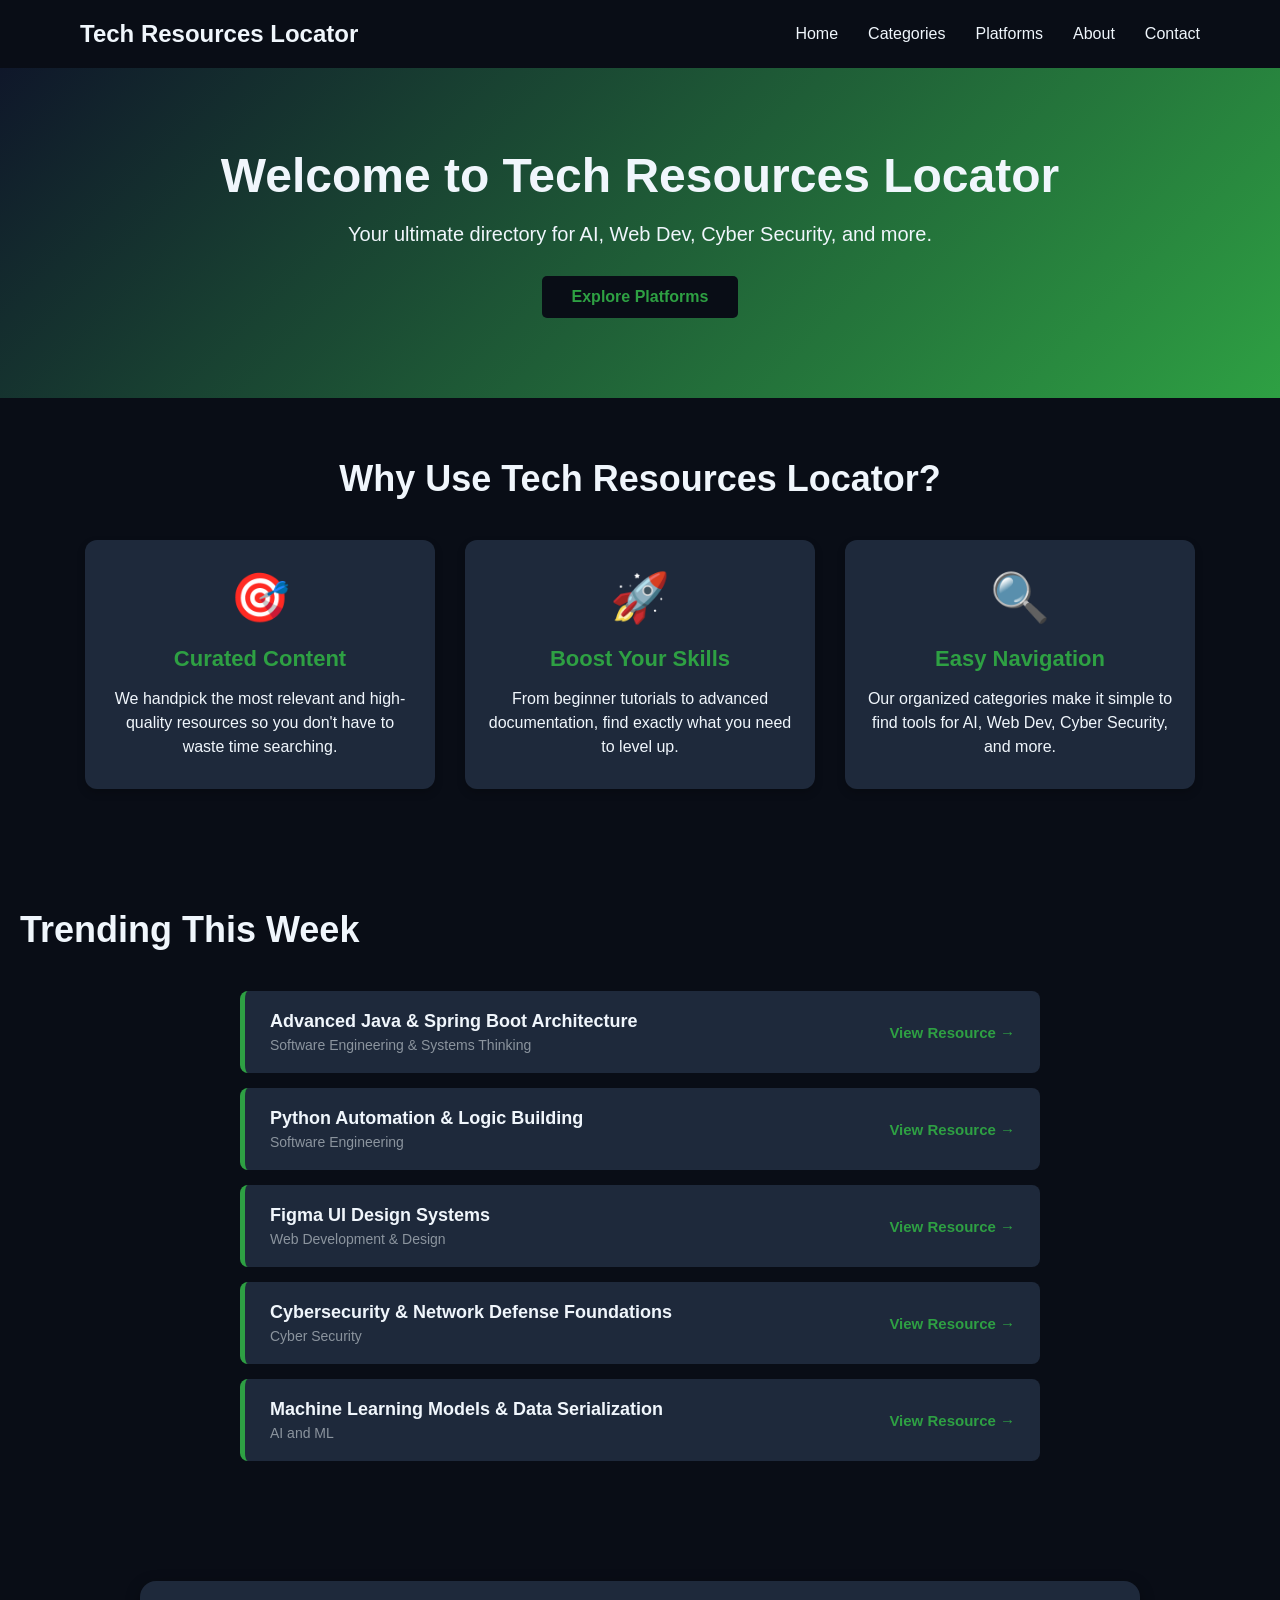
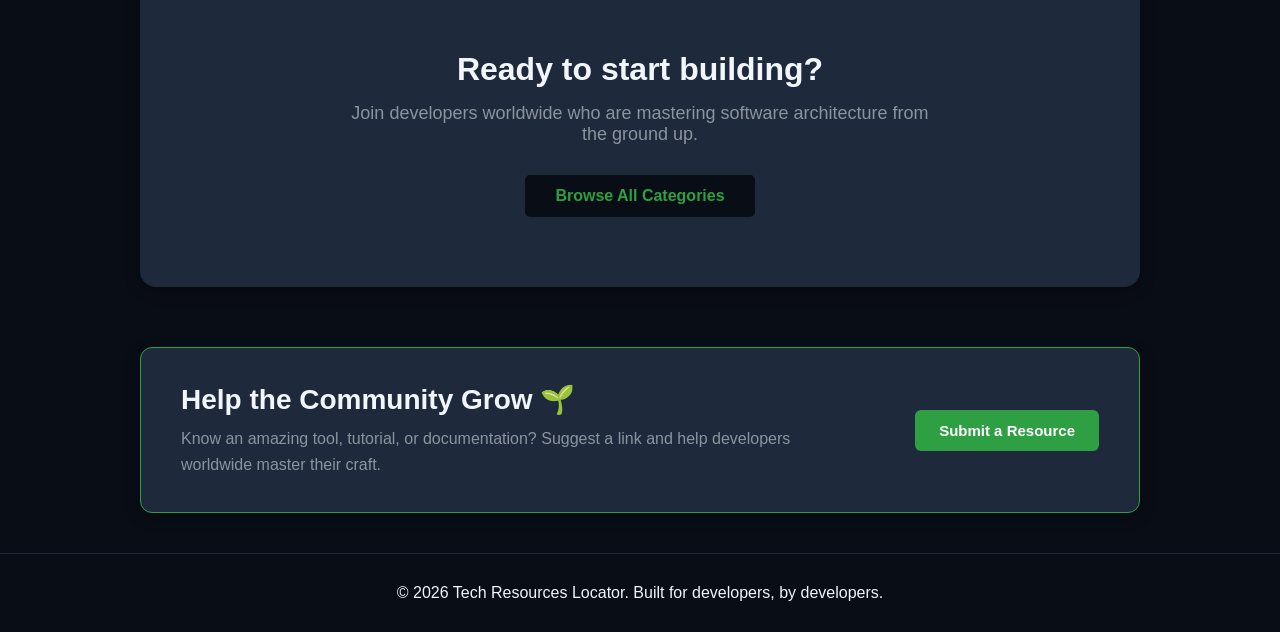
<file: index.html>
<!doctype html>
<html lang="en">
  <head>
    <meta charset="UTF-8" />
    <meta name="viewport" content="width=device-width, initial-scale=1.0" />
    <title>Tech Resources Locator</title>
    <link rel="stylesheet" href="index_style.css" />
  </head>
  <body>
    <nav>
      <h1 id="nav-heading">Tech Resources Locator</h1>

      <div class="nav-menu">
        <a href="index.html">Home</a>
        <a href="categories.html">Categories</a>
        <a href="platforms.html">Platforms</a>
        <a href="about.html">About</a>
        <a href="contact.html">Contact</a>
      </div>
    </nav>

    <header class="home-hero">
      <h1>Welcome to Tech Resources Locator</h1>
      <p>Your ultimate directory for AI, Web Dev, Cyber Security, and more.</p>
      <a href="platforms.html" class="cta-button">Explore Platforms</a>
    </header>

    <div id="main-display">
      <section class="features-section">
        <h2 class="section-title">Why Use Tech Resources Locator?</h2>

        <div class="features-grid">
          <div class="feature-card">
            <div class="feature-icon">🎯</div>
            <h3>Curated Content</h3>
            <p>
              We handpick the most relevant and high-quality resources so you
              don't have to waste time searching.
            </p>
          </div>

          <div class="feature-card">
            <div class="feature-icon">🚀</div>
            <h3>Boost Your Skills</h3>
            <p>
              From beginner tutorials to advanced documentation, find exactly
              what you need to level up.
            </p>
          </div>

          <div class="feature-card">
            <div class="feature-icon">🔍</div>
            <h3>Easy Navigation</h3>
            <p>
              Our organized categories make it simple to find tools for AI, Web
              Dev, Cyber Security, and more.
            </p>
          </div>
        </div>
      </section>

      <!-- Trending Resources Section -->
      <section class="trending-section">
        <h2 class="section-title">Trending This Week</h2>
        <div class="trending-list">
          <div class="trending-item">
            <div class="item-info">
              <h4>Advanced Java & Spring Boot Architecture</h4>
              <p>Software Engineering & Systems Thinking</p>
            </div>
            <a href="https://spring.academy/" target="_blank" class="item-link"
              >View Resource →</a
            >
          </div>

          <div class="trending-item">
            <div class="item-info">
              <h4>Python Automation & Logic Building</h4>
              <p>Software Engineering</p>
            </div>
            <a
              href="https://www.freecodecamp.org/learn/python-v9/"
              target="_blank"
              class="item-link"
              >View Resource →</a
            >
          </div>

          <div class="trending-item">
            <div class="item-info">
              <h4>Figma UI Design Systems</h4>
              <p>Web Development & Design</p>
            </div>
            <a href="https://help.figma.com/" target="_blank" class="item-link"
              >View Resource →</a
            >
          </div>

          <div class="trending-item">
            <div class="item-info">
              <h4>Cybersecurity & Network Defense Foundations</h4>
              <p>Cyber Security</p>
            </div>
            <a
              href="https://www.netacad.com/courses/cybersecurity"
              target="_blank"
              class="item-link"
              >View Resource →</a
            >
          </div>

          <div class="trending-item">
            <div class="item-info">
              <h4>Machine Learning Models & Data Serialization</h4>
              <p>AI and ML</p>
            </div>
            <a
              href="https://www.kaggle.com/learn"
              target="_blank"
              class="item-link"
              >View Resource →</a
            >
          </div>
        </div>
      </section>

      <!-- Bottom CTA Section -->
      <section class="bottom-cta">
        <h2>Ready to start building?</h2>
        <p>
          Join developers worldwide who are mastering software architecture from
          the ground up.
        </p>
        <a href="categories.html" class="cta-button">Browse All Categories</a>
      </section>

      <!-- Submit a Resource CTA Banner -->
      <section class="submit-cta-banner">
        <div class="cta-content">
          <h2>Help the Community Grow 🌱</h2>
          <p>
            Know an amazing tool, tutorial, or documentation? Suggest a link and
            help developers worldwide master their craft.
          </p>
        </div>
        <div class="cta-action">
          <!-- Links to a new page where you can later add a form -->
          <a href="contact.html" class="btn-submit-solid">Submit a Resource</a>
        </div>
      </section>
      <footer class="home-footer">
        <p>
          &copy; 2026 Tech Resources Locator. Built for developers, by
          developers.
        </p>
      </footer>
    </div>
  </body>
</html>
</file>
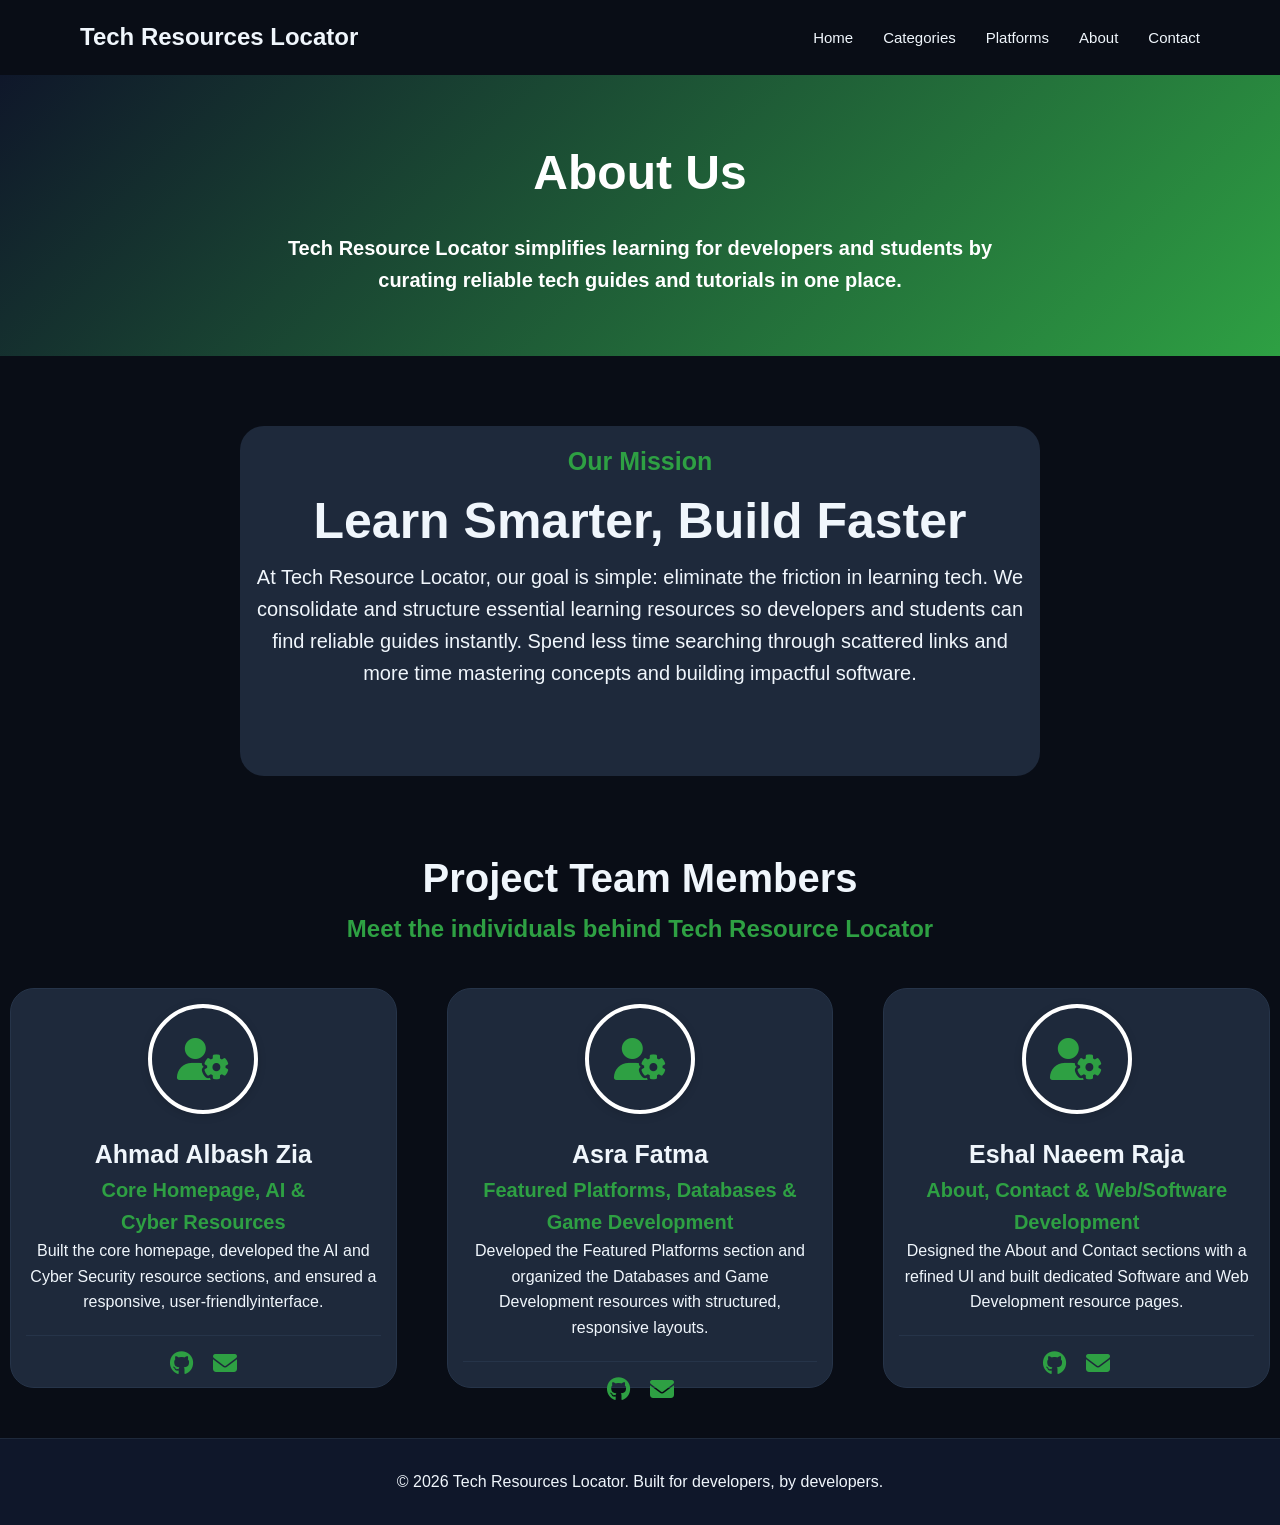
<file: about.html>
<!doctype html>
<html lang="en">
  <head>
    <meta charset="UTF-8" />
    <meta name="viewport" content="width=device-width, initial-scale=1.0" />

    <title>About Us</title>
    <link rel="stylesheet" href="style.css" />
    <link
      rel="stylesheet"
      href="https://cdnjs.cloudflare.com/ajax/libs/font-awesome/6.7.2/css/all.min.css"
    />
   
  </head>
  <body>
    <nav>
      <h1 id="nav-heading">Tech Resources Locator</h1>

      <div class="nav-menu">
        <a href="index.html">Home</a>
        <a href="categories.html">Categories</a>
        <a href="platforms.html">Platforms</a>
        <a href="about.html">About</a>
        <a href="contact.html">Contact</a>
      </div>
    </nav>
    <div class="about-hero">
      <div class="about-hero-content">
        <h1>About Us</h1>
        <p>
          Tech Resource Locator simplifies learning for developers and students by <br>curating reliable tech guides and tutorials in one place.
        </p>
      </div>
    </div>

    <div class="about-card">
      <div class="about-container">
        <h1>Our Mission</h1>
        <h2>Learn Smarter, Build Faster</h2>
        <p>
          At Tech Resource Locator, our goal is simple: eliminate the friction
          in learning tech. We consolidate and structure essential learning
          resources so developers and students can find reliable guides
          instantly. Spend less time searching through scattered links and more
          time mastering concepts and building impactful software.
        </p>
      </div>
    </div>
    <div class="project-team-heading">
      <h1>Project Team Members</h1>
      <h2>Meet the individuals behind Tech Resource Locator</h2>
    </div>

    <div class="project-team">
      <div class="team-member">
        <div class="profile-icon">
          <i class="fa-solid fa-user-gear"></i>
        </div>

        <h2>Ahmad Albash Zia</h2>
        <h3>Core Homepage, AI & <br />Cyber Resources</h3>
        <p>
          Built the core homepage, developed the AI and Cyber Security resource
          sections, and ensured a responsive, user-friendlyinterface.
        </p>

        <div class="social-icons">
          <div class="icon">
            <a href="https://github.com/albashzia" target="_blank">
              <i class="fa-brands fa-github"></i>
            </a>
          </div>
          <div class="email">
            <a href="mailto:ahmedalbashzia@gmail.com" target="_blank">
              <i class="fa-solid fa-envelope"></i>
            </a>
          </div>
        </div>
      </div>

      <div class="team-member">
        <div class="profile-icon">
          <i class="fa-solid fa-user-gear"></i>
        </div>

        <h2>Asra Fatma</h2>
        <h3>Featured Platforms, Databases & Game Development</h3>
        <p>
          Developed the Featured Platforms section and organized the Databases
          and Game Development resources with structured, responsive layouts.
        </p>
        <div class="social-icons">
          <div class="icon">
            <a href="https://github.com/asrafatma" target="_blank">
              <i class="fa-brands fa-github"></i>
            </a>
          </div>
          <div class="email">
            <a href="mailto:itsasrafatma@gmail.com " target="_blank">
              <i class="fa-solid fa-envelope"></i>
            </a>
          </div>
        </div>
      </div>

      <div class="team-member">
        <div class="profile-icon">
          <i class="fa-solid fa-user-gear"></i>
        </div>

        <h2>Eshal Naeem Raja</h2>
        <h3>About, Contact & Web/Software Development</h3>
        <p>
          Designed the About and Contact sections with a refined UI and built dedicated Software and Web Development resource pages.
        </p>

        <div class="social-icons">
          <div class="icon">
            <a href="https://github.com/eshaln" target="_blank">
              <i class="fa-brands fa-github"></i>
            </a>
          </div>
          <div class="email">
            <a href="mailto:eshalnaeem2008@gmail.com" target="_blank">
              <i class="fa-solid fa-envelope"></i>
            </a>
          </div>
        </div>
      </div>
    </div>
     <footer>
    <p>
          &copy; 2026 Tech Resources Locator. Built for developers, by
          developers.
        </p>
   </footer>
  </body>
</html>
</file>
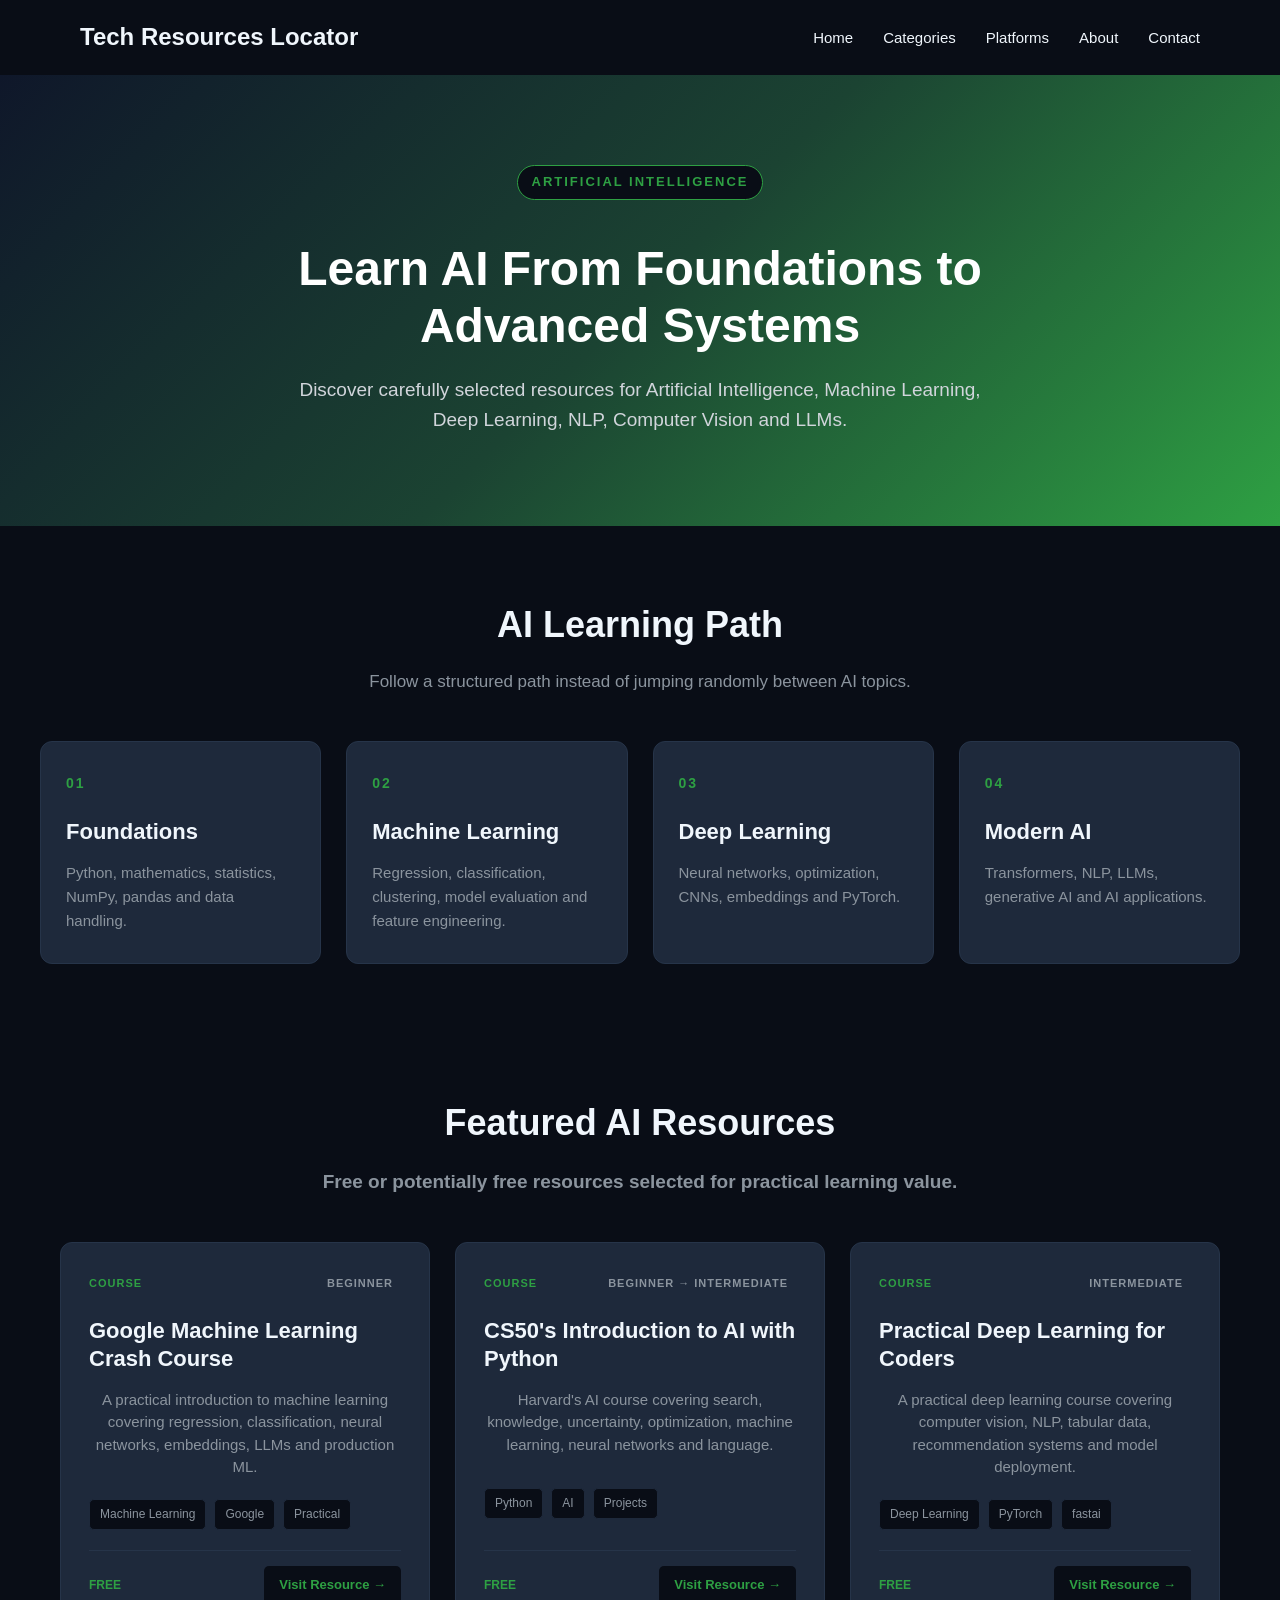
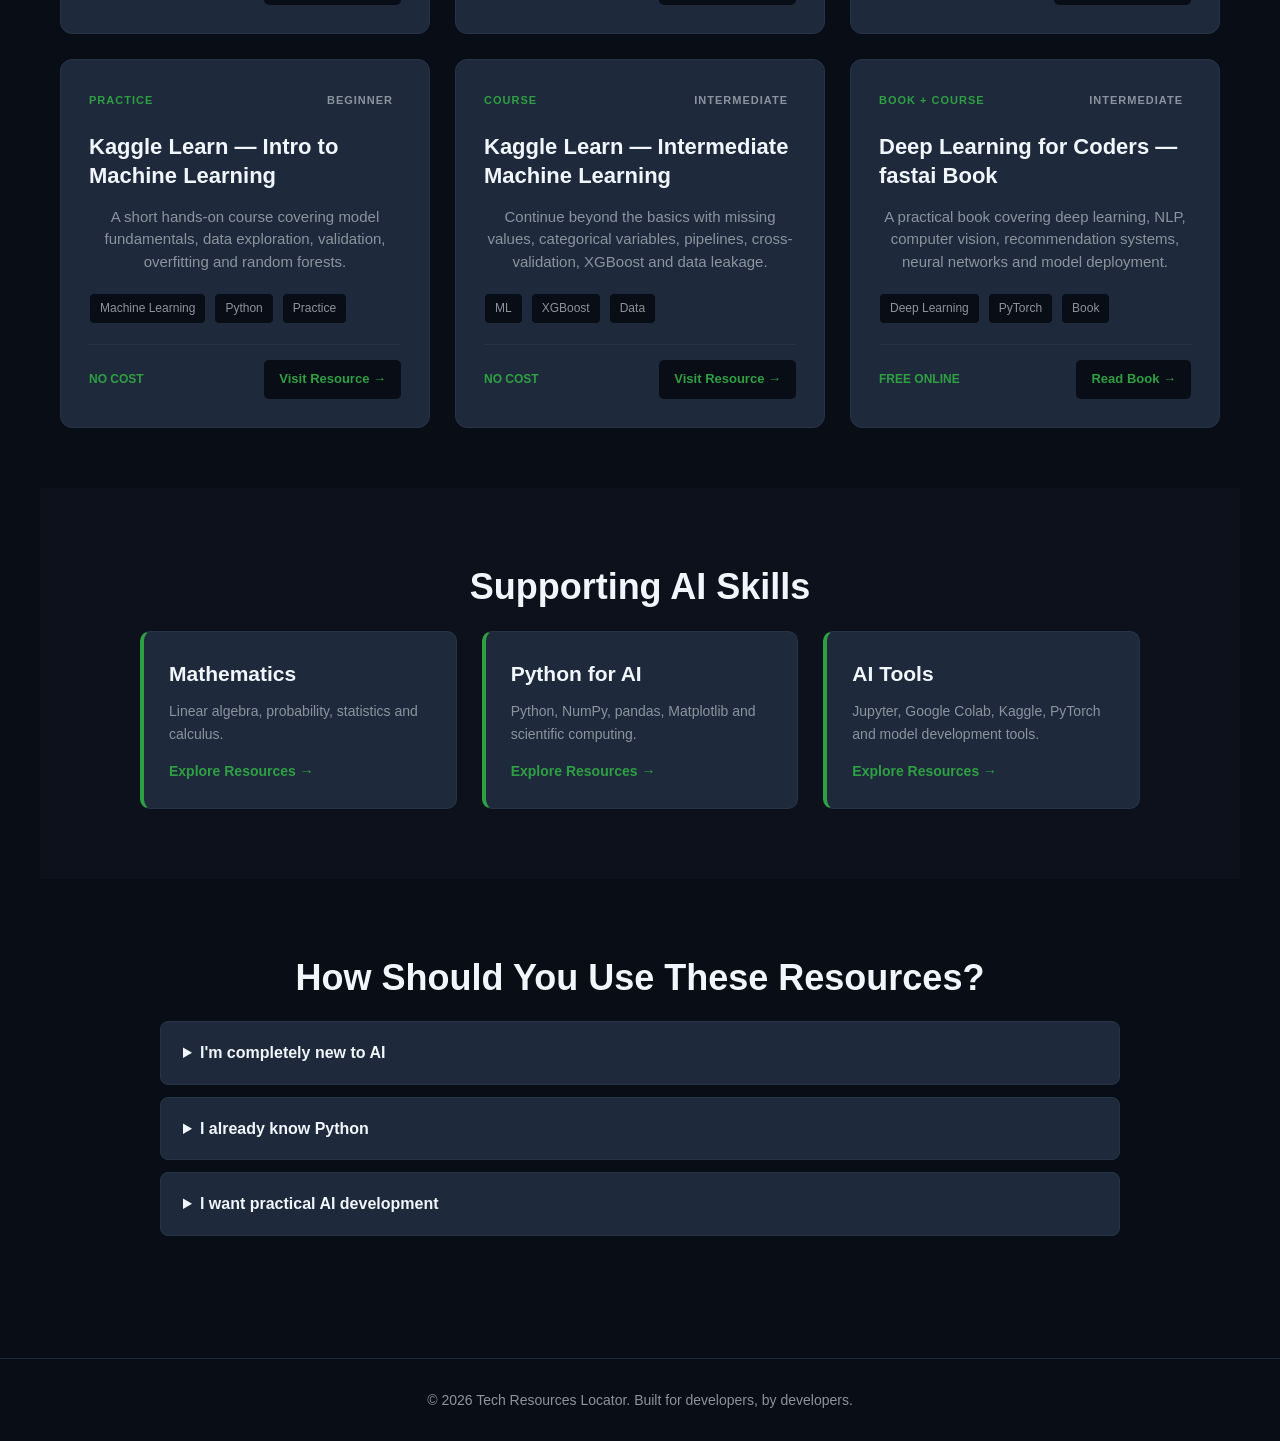
<file: AI.html>
<!doctype html>
<html lang="en">
  <head>
    <meta charset="UTF-8" />
    <meta name="viewport" content="width=device-width, initial-scale=1.0" />
    <title>AI Resources</title>
    <link rel="stylesheet" href="style.css" />
  </head>
  <body>
    <nav>
      <h1 id="nav-heading">Tech Resources Locator</h1>

      <div class="nav-menu">
        <a href="index.html">Home</a>
        <a href="categories.html">Categories</a>
        <a href="platforms.html">Platforms</a>
        <a href="about.html">About</a>
        <a href="contact.html">Contact</a>
      </div>
    </nav>
    <!-- Main Page Content -->
    <main>
      <!-- Hero Section -->
      <header class="ai-hero">
        <div class="hero-content">
          <span class="hero-label"> ARTIFICIAL INTELLIGENCE </span>
          <h1>Learn AI From Foundations to Advanced Systems</h1>
          <p>
            Discover carefully selected resources for Artificial Intelligence,
            Machine Learning, Deep Learning, NLP, Computer Vision and LLMs.
          </p>
        </div>
      </header>

      <!-- Learning Path -->
      <section class="learning-path">
        <h2 class="section-title">AI Learning Path</h2>

        <p class="section-description">
          Follow a structured path instead of jumping randomly between AI
          topics.
        </p>

        <div class="path-grid">
          <article class="path-card">
            <span class="path-number"> 01 </span>

            <h3>Foundations</h3>

            <p>
              Python, mathematics, statistics, NumPy, pandas and data handling.
            </p>
          </article>

          <article class="path-card">
            <span class="path-number"> 02 </span>

            <h3>Machine Learning</h3>

            <p>
              Regression, classification, clustering, model evaluation and
              feature engineering.
            </p>
          </article>

          <article class="path-card">
            <span class="path-number"> 03 </span>

            <h3>Deep Learning</h3>

            <p>Neural networks, optimization, CNNs, embeddings and PyTorch.</p>
          </article>

          <article class="path-card">
            <span class="path-number"> 04 </span>

            <h3>Modern AI</h3>

            <p>Transformers, NLP, LLMs, generative AI and AI applications.</p>
          </article>
        </div>
      </section>

      <!-- Featured Resources -->
      <section class="resources">
        <div class="section-heading">
          <h2 class="section-title">Featured AI Resources</h2>

          <p class="section-description">
            Free or potentially free resources selected for practical learning
            value.
          </p>
        </div>

        <div class="resource-grid">
          <!-- RESOURCE 1 -->
          <article class="resource-card">
            <div class="resource-top">
              <span class="resource-type"> COURSE </span>

              <span class="resource-level"> BEGINNER </span>
            </div>

            <h3>Google Machine Learning Crash Course</h3>

            <p>
              A practical introduction to machine learning covering regression,
              classification, neural networks, embeddings, LLMs and production
              ML.
            </p>

            <div class="resource-tags">
              <span>Machine Learning</span>
              <span>Google</span>
              <span>Practical</span>
            </div>

            <div class="resource-footer">
              <span class="cost"> FREE </span>

              <a
                href="https://developers.google.com/machine-learning/crash-course"
                target="_blank"
                rel="noopener noreferrer"
                class="resource-button"
              >
                Visit Resource →
              </a>
            </div>
          </article>

          <!-- RESOURCE 2 -->
          <article class="resource-card">
            <div class="resource-top">
              <span class="resource-type"> COURSE </span>

              <span class="resource-level"> BEGINNER → INTERMEDIATE </span>
            </div>

            <h3>CS50's Introduction to AI with Python</h3>

            <p>
              Harvard's AI course covering search, knowledge, uncertainty,
              optimization, machine learning, neural networks and language.
            </p>

            <div class="resource-tags">
              <span>Python</span>
              <span>AI</span>
              <span>Projects</span>
            </div>

            <div class="resource-footer">
              <span class="cost"> FREE </span>

              <a
                href="https://cs50.harvard.edu/ai/"
                target="_blank"
                rel="noopener noreferrer"
                class="resource-button"
              >
                Visit Resource →
              </a>
            </div>
          </article>

          <!-- RESOURCE 3 -->
          <article class="resource-card">
            <div class="resource-top">
              <span class="resource-type"> COURSE </span>

              <span class="resource-level"> INTERMEDIATE </span>
            </div>

            <h3>Practical Deep Learning for Coders</h3>

            <p>
              A practical deep learning course covering computer vision, NLP,
              tabular data, recommendation systems and model deployment.
            </p>

            <div class="resource-tags">
              <span>Deep Learning</span>
              <span>PyTorch</span>
              <span>fastai</span>
            </div>

            <div class="resource-footer">
              <span class="cost"> FREE </span>

              <a
                href="https://course.fast.ai/"
                target="_blank"
                rel="noopener noreferrer"
                class="resource-button"
              >
                Visit Resource →
              </a>
            </div>
          </article>

          <!-- RESOURCE 4 -->
          <article class="resource-card">
            <div class="resource-top">
              <span class="resource-type"> PRACTICE </span>

              <span class="resource-level"> BEGINNER </span>
            </div>

            <h3>Kaggle Learn — Intro to Machine Learning</h3>

            <p>
              A short hands-on course covering model fundamentals, data
              exploration, validation, overfitting and random forests.
            </p>

            <div class="resource-tags">
              <span>Machine Learning</span>
              <span>Python</span>
              <span>Practice</span>
            </div>

            <div class="resource-footer">
              <span class="cost"> NO COST </span>

              <a
                href="https://www.kaggle.com/learn/intro-to-machine-learning"
                target="_blank"
                rel="noopener noreferrer"
                class="resource-button"
              >
                Visit Resource →
              </a>
            </div>
          </article>

          <!-- RESOURCE 5 -->
          <article class="resource-card">
            <div class="resource-top">
              <span class="resource-type"> COURSE </span>

              <span class="resource-level"> INTERMEDIATE </span>
            </div>

            <h3>Kaggle Learn — Intermediate Machine Learning</h3>

            <p>
              Continue beyond the basics with missing values, categorical
              variables, pipelines, cross-validation, XGBoost and data leakage.
            </p>

            <div class="resource-tags">
              <span>ML</span>
              <span>XGBoost</span>
              <span>Data</span>
            </div>

            <div class="resource-footer">
              <span class="cost"> NO COST </span>

              <a
                href="https://www.kaggle.com/learn/intermediate-machine-learning"
                target="_blank"
                rel="noopener noreferrer"
                class="resource-button"
              >
                Visit Resource →
              </a>
            </div>
          </article>

          <!-- RESOURCE 6 -->
          <article class="resource-card">
            <div class="resource-top">
              <span class="resource-type"> BOOK + COURSE </span>

              <span class="resource-level"> INTERMEDIATE </span>
            </div>

            <h3>Deep Learning for Coders — fastai Book</h3>

            <p>
              A practical book covering deep learning, NLP, computer vision,
              recommendation systems, neural networks and model deployment.
            </p>

            <div class="resource-tags">
              <span>Deep Learning</span>
              <span>PyTorch</span>
              <span>Book</span>
            </div>

            <div class="resource-footer">
              <span class="cost"> FREE ONLINE </span>

              <a
                href="https://course.fast.ai/Resources/book.html"
                target="_blank"
                rel="noopener noreferrer"
                class="resource-button"
              >
                Read Book →
              </a>
            </div>
          </article>
        </div>
      </section>

      <!-- Supporting Resources -->
      <section class="support-section">
        <h2 class="section-title">Supporting AI Skills</h2>

        <div class="support-grid">
          <article class="support-card">
            <h3>Mathematics</h3>

            <p>Linear algebra, probability, statistics and calculus.</p>

            <a href="#"> Explore Resources → </a>
          </article>

          <article class="support-card">
            <h3>Python for AI</h3>

            <p>Python, NumPy, pandas, Matplotlib and scientific computing.</p>

            <a href="#"> Explore Resources → </a>
          </article>

          <article class="support-card">
            <h3>AI Tools</h3>

            <p>
              Jupyter, Google Colab, Kaggle, PyTorch and model development
              tools.
            </p>

            <a href="#"> Explore Resources → </a>
          </article>
        </div>
      </section>

      <!-- Expandable Information -->
      <section class="guide-section">
        <h2 class="section-title">How Should You Use These Resources?</h2>

        <details>
          <summary>I'm completely new to AI</summary>

          <p>
            Start with Python and basic mathematics. Then move into introductory
            machine learning before attempting deep learning.
          </p>
        </details>

        <details>
          <summary>I already know Python</summary>

          <p>
            Start with Google's Machine Learning Crash Course or Kaggle's
            introductory machine learning course, then move into deep learning.
          </p>
        </details>

        <details>
          <summary>I want practical AI development</summary>

          <p>
            Prioritize courses that require you to build models and
            applications. fast.ai is particularly useful for this approach.
          </p>
        </details>
      </section>
    </main>

    <!-- Footer -->
    <footer class="home-footer">
      <p>
        &copy; 2026 Tech Resources Locator. Built for developers, by developers.
      </p>
    </footer>
  </body>
</html>
</file>
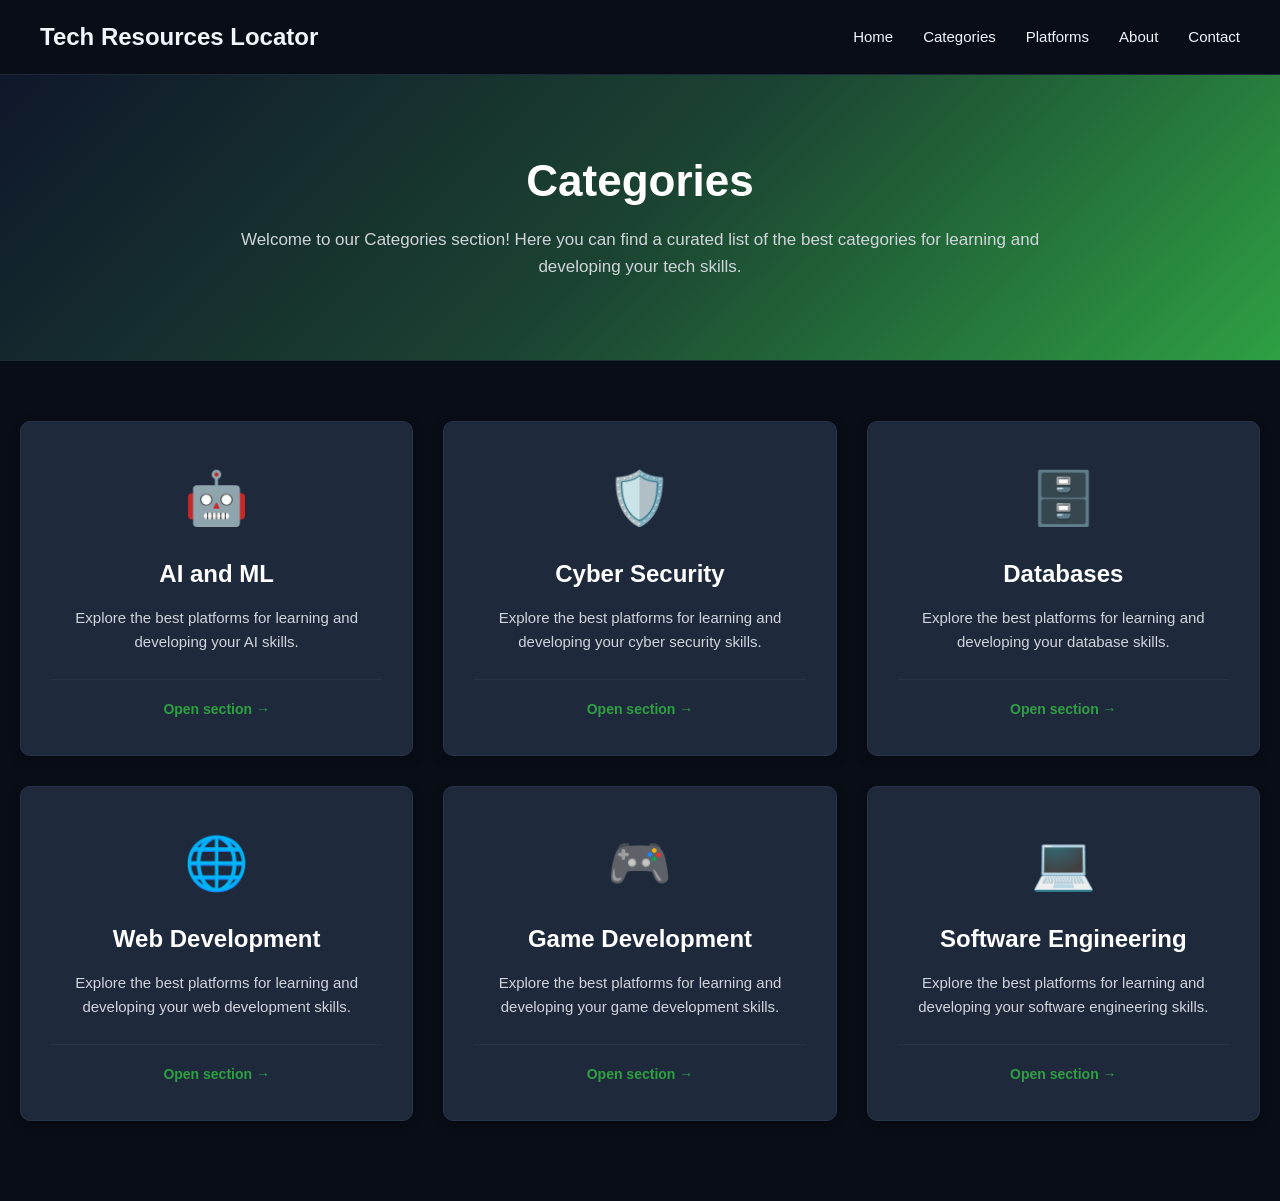
<file: categories.html>
<!doctype html>
<html lang="en">
  <head>
    <meta charset="UTF-8" />
    <meta name="viewport" content="width=device-width, initial-scale=1.0" />
    <title>Categories</title>
    <link rel="stylesheet" href="style.css" />
    <link
      rel="stylesheet"
      href="https://cdnjs.cloudflare.com/ajax/libs/font-awesome/6.7.2/css/all.min.css"
    />
    <link
      href="https://fonts.googleapis.com/css2?family=Poppins:wght@400;600;700;800&display=swap"
      rel="stylesheet"
    />
  </head>
  <body class="platforms-body">
    <nav class="nav-bar">
      <h1 id="nav-heading">Tech Resources Locator</h1>

      <div class="nav-menu">
        <a href="index.html">Home</a>
        <a href="categories.html">Categories</a>
        <a href="platforms.html">Platforms</a>
        <a href="about.html">About</a>
        <a href="contact.html">Contact</a>
      </div>
    </nav>

    <header class="platforms-header">
      <div class="platforms-header-content">
        <h1 id="platforms-title">Categories</h1>
        <p id="platforms-description">
          Welcome to our Categories section! Here you can find a curated list of
          the best categories for learning and developing your tech skills.
        </p>
      </div>
    </header>

    <main class="platforms-main">
      <section class="platforms-grid">
        <a class="platform-card" href="Ai.html">
          <div class="platform-icon">🤖</div>
          <h2 class="platform-title">AI and ML</h2>
          <p class="platform-description">
            Explore the best platforms for learning and developing your AI
            skills.
          </p>
          <span class="open-section">Open section →</span>
        </a>

        <a class="platform-card" href="Cyber.html">
          <div class="platform-icon">🛡️</div>
          <h2 class="platform-title">Cyber Security</h2>
          <p class="platform-description">
            Explore the best platforms for learning and developing your cyber
            security skills.
          </p>
          <span class="open-section">Open section →</span>
        </a>

        <a class="platform-card" href="Database.html">
          <div class="platform-icon">🗄️</div>
          <h2 class="platform-title">Databases</h2>
          <p class="platform-description">
            Explore the best platforms for learning and developing your database
            skills.
          </p>
          <span class="open-section">Open section →</span>
        </a>

        <a class="platform-card" href="Web.html">
          <div class="platform-icon">🌐</div>
          <h2 class="platform-title">Web Development</h2>
          <p class="platform-description">
            Explore the best platforms for learning and developing your web
            development skills.
          </p>
          <span class="open-section">Open section →</span>
        </a>

        <a class="platform-card" href="Game.html">
          <div class="platform-icon">🎮</div>
          <h2 class="platform-title">Game Development</h2>
          <p class="platform-description">
            Explore the best platforms for learning and developing your game
            development skills.
          </p>
          <span class="open-section">Open section →</span>
        </a>

        <a class="platform-card" href="Software.html">
          <div class="platform-icon">💻</div>
          <h2 class="platform-title">Software Engineering</h2>
          <p class="platform-description">
            Explore the best platforms for learning and developing your software
            engineering skills.
          </p>
          <span class="open-section">Open section →</span>
        </a>
      </section>
    </main>
  </body>
</html>
</file>
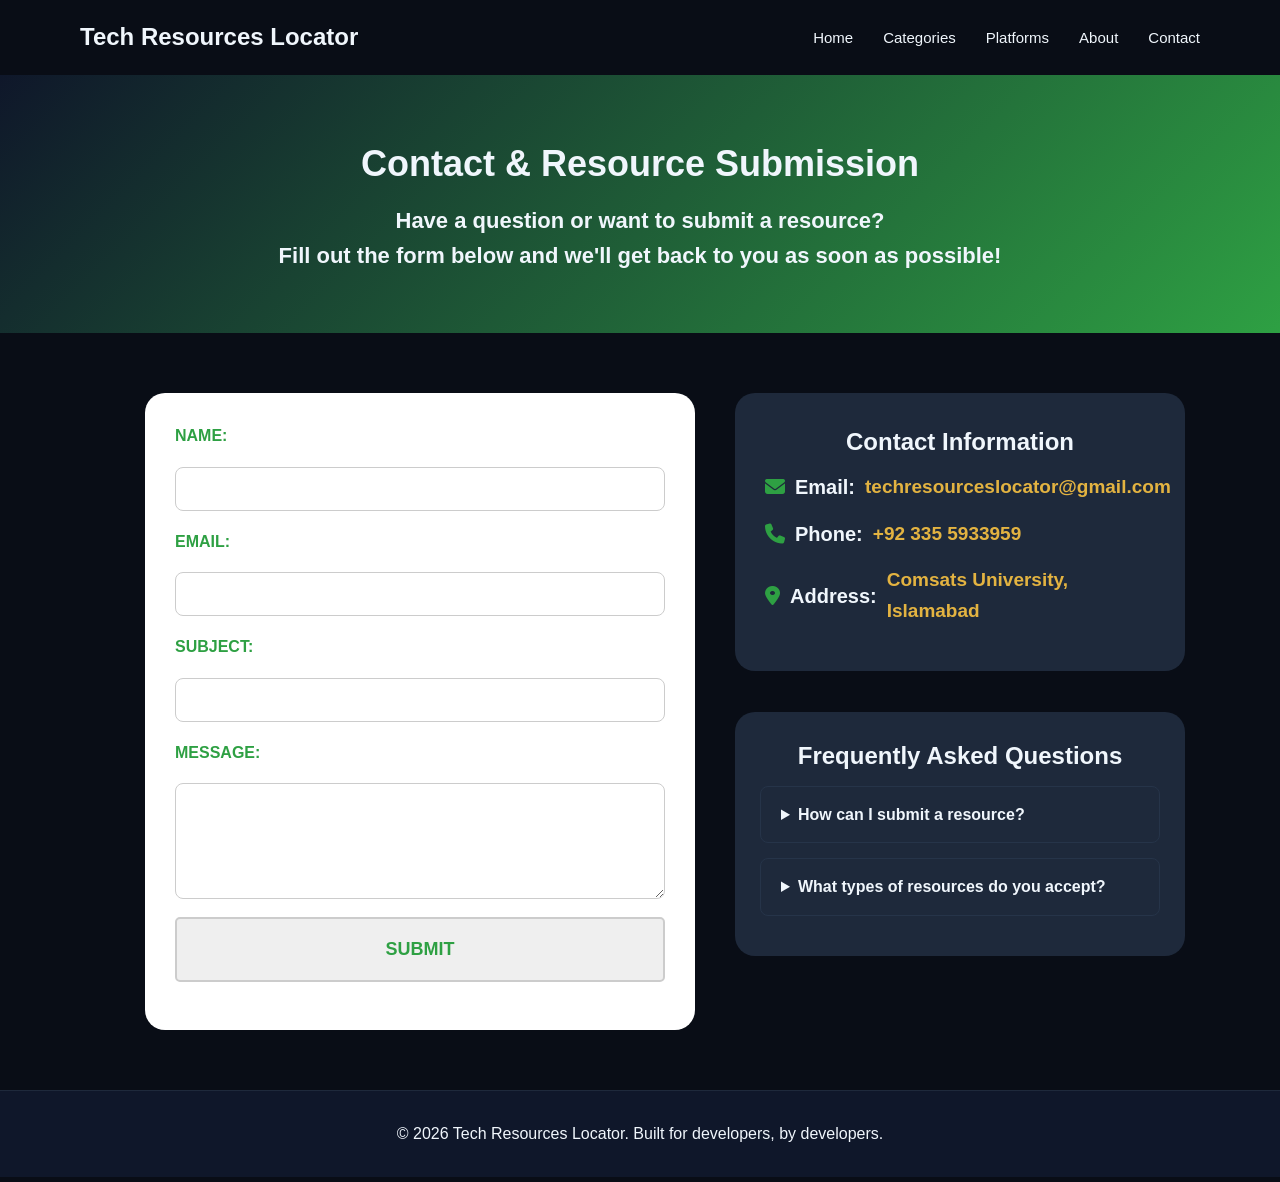
<file: contact.html>
<!doctype html>
<html lang="en">
  <head>
    <meta charset="UTF-8" />
    <meta name="viewport" content="width=device-width, initial-scale=1.0" />
    <title>Contact Us</title>
    <link rel="stylesheet" href="style.css" />
    <link
      href="https://fonts.googleapis.com/css2?family=Poppins:wght@400;600;700;800&display=swap"
      rel="stylesheet"
    />
    <link
      rel="stylesheet"
      href="https://cdnjs.cloudflare.com/ajax/libs/font-awesome/6.7.2/css/all.min.css"
    />
  </head>
  <body>
    <nav>
      <h1 id="nav-heading">Tech Resources Locator</h1>

      <div class="nav-menu">
        <a href="index.html">Home</a>
        <a href="categories.html">Categories</a>
        <a href="platforms.html">Platforms</a>
        <a href="about.html">About</a>
        <a href="contact.html">Contact</a>
      </div>
    </nav>
     <div class="contact-hero">
      <h1>Contact & Resource Submission</h1>
      <p>
        Have a question or want to submit a resource?<br />
        Fill out the form below and we'll get back to you as soon as possible!
      </p>
      </div>

    <div class="container">
     

      <div class="contact-container">
        <div class="contact-form">
         
            <form action="https://formspree.io/f/moeaovnp" method="POST" id="contact-form">
            <label for="name">Name:</label>
            <input type="text" id="name" name="name" required />

            <label for="email">Email:</label>
            <input type="email" id="email" name="email" required />

            <label for="subject">Subject:</label>
            <input type="text" id="subject" name="subject" required />

            <label for="message">Message:</label>
            <textarea id="message" name="message" rows="5" required></textarea>

            <button type="submit">Submit</button>
            <p id="form-message"></p>
          </form>
        </div>
        <div class="contact-right">

        <div class="contact-info">
          <h2>Contact Information</h2>
          <div class="info-item">
            <i class="fa-solid fa-envelope"></i>
            <span>Email:</span>
            <p>techresourceslocator@gmail.com</p>
          </div>
          <div class="info-item">
            <i class="fa-solid fa-phone"></i>
            <span>Phone:</span>
            <p>+92 335 5933959</p>
          </div>
          <div class="info-item">
            <i class="fa-solid fa-map-marker-alt"></i>
            <span>Address:</span>
            <p>Comsats University, Islamabad</p>
          </div>
        </div>
      
      <div class="faq-questions">
        <h2>Frequently Asked Questions</h2>
        <div class="faq-item">
          <details>
          <summary>How can I submit a resource?</summary>
          <p>You can submit a resource by filling out the form on this page.</p>
        </details>
            
        <details>
          <summary>What types of resources do you accept?</summary>
          <p>We accept articles, tutorials, videos, and other educational content related to technology.</p>
          </details>
        </div>
        </div>
      </div>
      </div>
    </div>

   <footer>
    <p>
          &copy; 2026 Tech Resources Locator. Built for developers, by
          developers.
        </p>
   </footer>

<script src="contact.js"></script>
  </body>
</html>
</file>
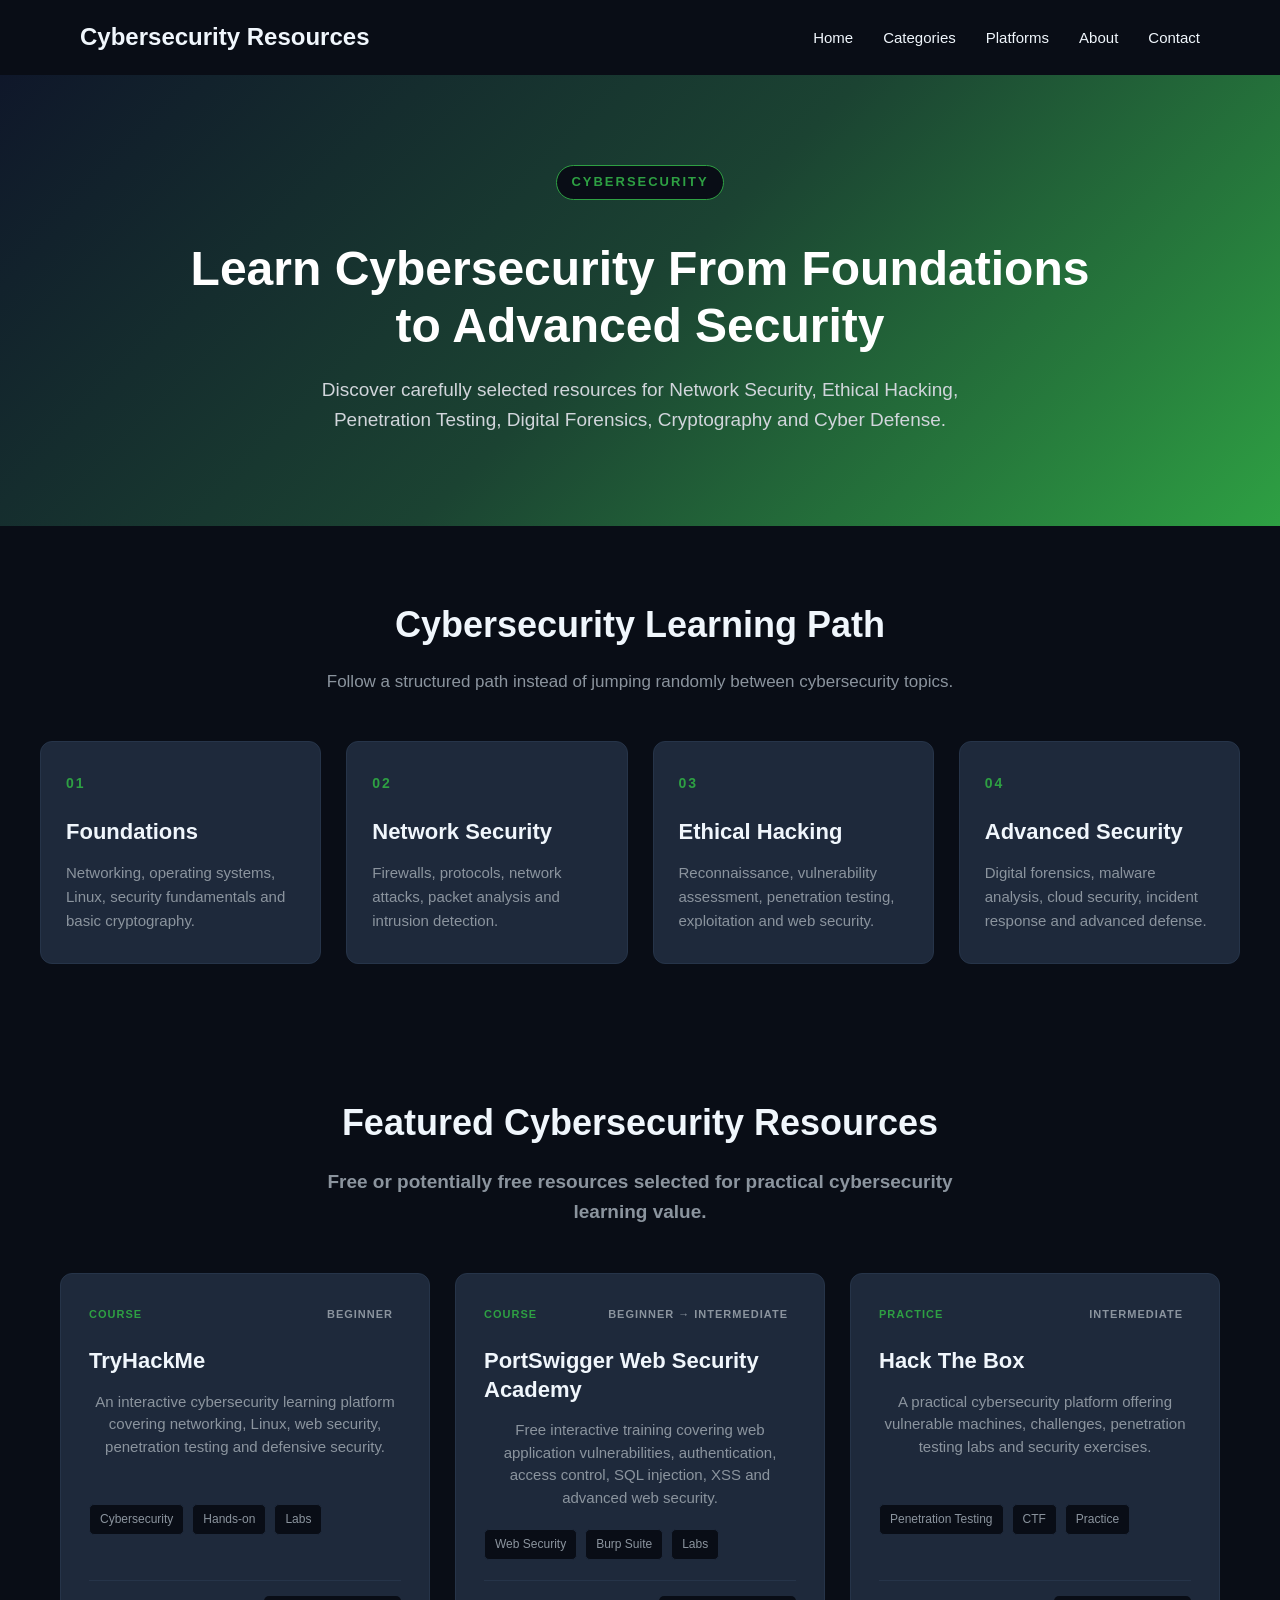
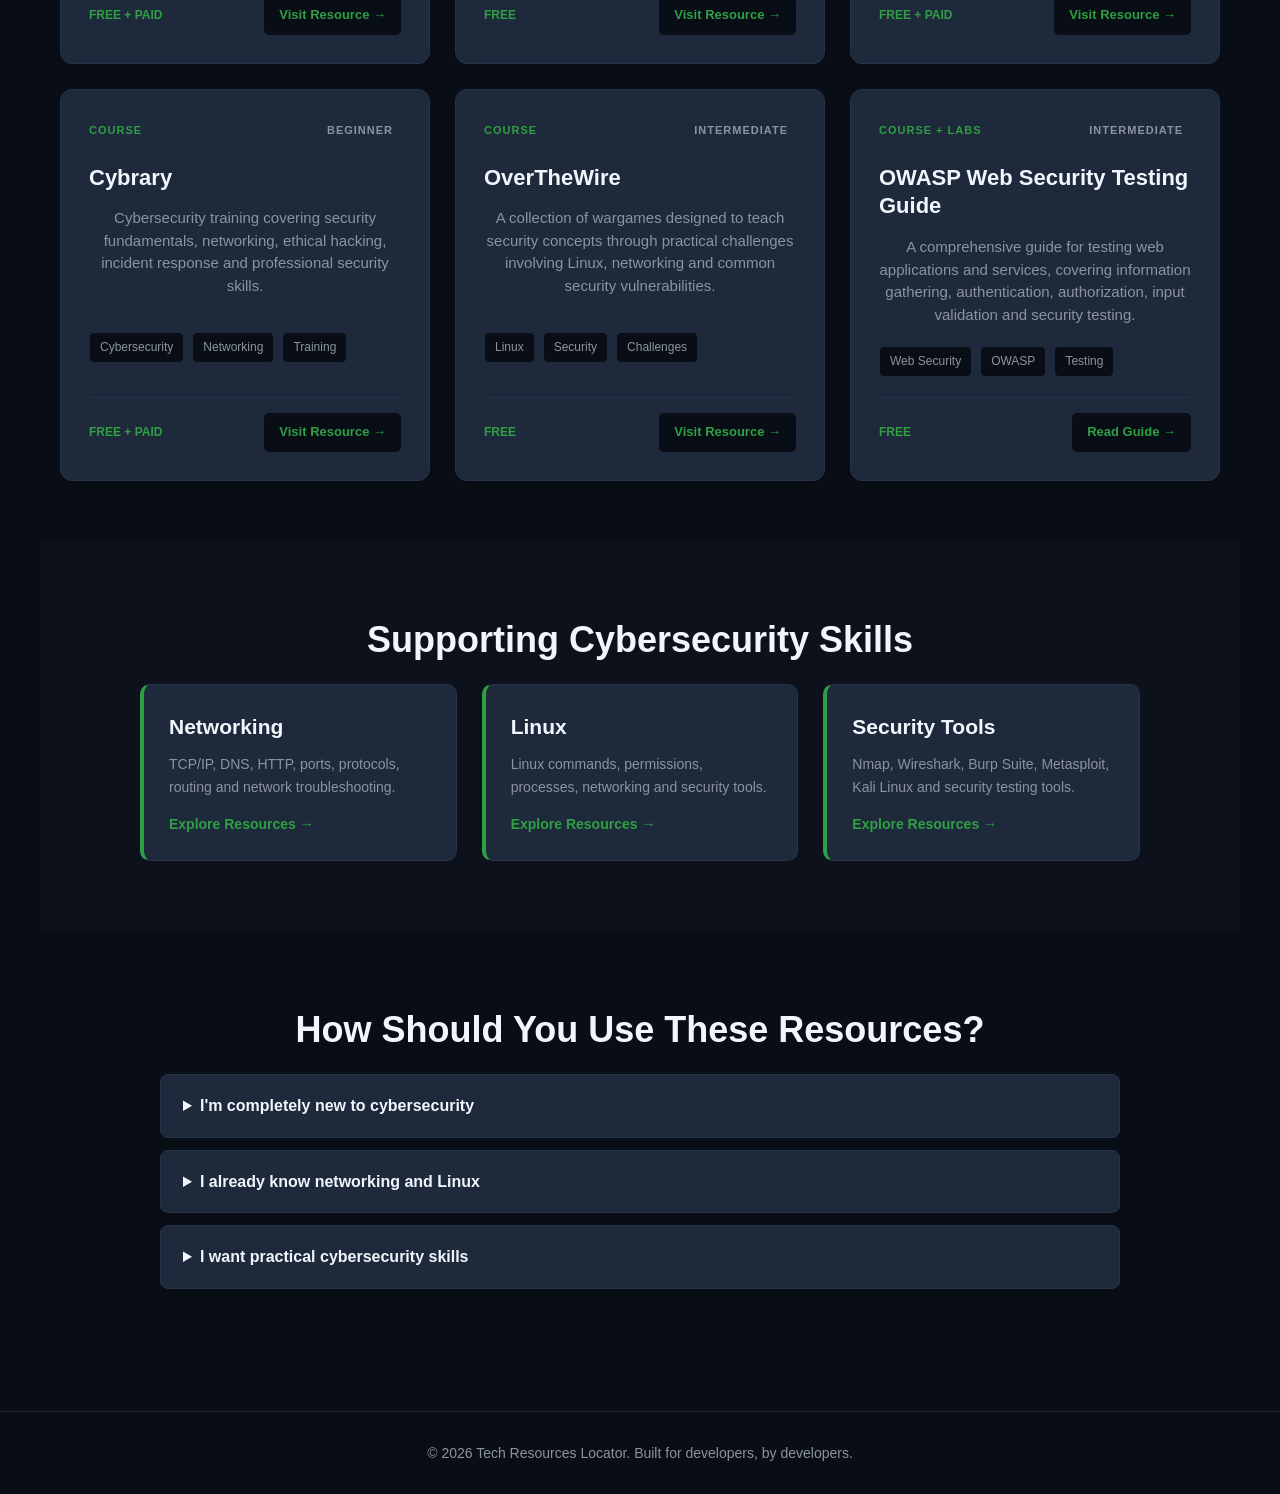
<file: Cyber.html>
<!doctype html>
<html lang="en">
  <head>
    <meta charset="UTF-8" />
    <meta name="viewport" content="width=device-width, initial-scale=1.0" />
    <title>Cybersecurity Resources</title>
    <link rel="stylesheet" href="style.css" />
  </head>
  <body>
    <nav>
      <h1 id="nav-heading">Cybersecurity Resources</h1>

      <div class="nav-menu">
        <a href="index.html">Home</a>
        <a href="categories.html">Categories</a>
        <a href="platforms.html">Platforms</a>
        <a href="about.html">About</a>
        <a href="contact.html">Contact</a>
      </div>
    </nav>
    <main>
      <header class="ai-hero">
        <div class="hero-content">
          <span class="hero-label"> CYBERSECURITY </span>

          <h1>Learn Cybersecurity From Foundations to Advanced Security</h1>

          <p>
            Discover carefully selected resources for Network Security, Ethical
            Hacking, Penetration Testing, Digital Forensics, Cryptography and
            Cyber Defense.
          </p>
        </div>
      </header>

      <section class="learning-path">
        <h2 class="section-title">Cybersecurity Learning Path</h2>

        <p class="section-description">
          Follow a structured path instead of jumping randomly between
          cybersecurity topics.
        </p>

        <div class="path-grid">
          <article class="path-card">
            <span class="path-number"> 01 </span>

            <h3>Foundations</h3>

            <p>
              Networking, operating systems, Linux, security fundamentals and
              basic cryptography.
            </p>
          </article>

          <article class="path-card">
            <span class="path-number"> 02 </span>

            <h3>Network Security</h3>

            <p>
              Firewalls, protocols, network attacks, packet analysis and
              intrusion detection.
            </p>
          </article>

          <article class="path-card">
            <span class="path-number"> 03 </span>

            <h3>Ethical Hacking</h3>

            <p>
              Reconnaissance, vulnerability assessment, penetration testing,
              exploitation and web security.
            </p>
          </article>

          <article class="path-card">
            <span class="path-number"> 04 </span>

            <h3>Advanced Security</h3>

            <p>
              Digital forensics, malware analysis, cloud security, incident
              response and advanced defense.
            </p>
          </article>
        </div>
      </section>

      <section class="resources">
        <div class="section-heading">
          <h2 class="section-title">Featured Cybersecurity Resources</h2>

          <p class="section-description">
            Free or potentially free resources selected for practical
            cybersecurity learning value.
          </p>
        </div>

        <div class="resource-grid">
          <!-- RESOURCE 1 -->
          <article class="resource-card">
            <div class="resource-top">
              <span class="resource-type"> COURSE </span>

              <span class="resource-level"> BEGINNER </span>
            </div>

            <h3>TryHackMe</h3>

            <p>
              An interactive cybersecurity learning platform covering
              networking, Linux, web security, penetration testing and defensive
              security.
            </p>

            <div class="resource-tags">
              <span>Cybersecurity</span>
              <span>Hands-on</span>
              <span>Labs</span>
            </div>

            <div class="resource-footer">
              <span class="cost"> FREE + PAID </span>

              <a
                href="https://tryhackme.com/"
                target="_blank"
                rel="noopener noreferrer"
                class="resource-button"
              >
                Visit Resource →
              </a>
            </div>
          </article>

          <!-- RESOURCE 2 -->
          <article class="resource-card">
            <div class="resource-top">
              <span class="resource-type"> COURSE </span>

              <span class="resource-level"> BEGINNER → INTERMEDIATE </span>
            </div>

            <h3>PortSwigger Web Security Academy</h3>

            <p>
              Free interactive training covering web application
              vulnerabilities, authentication, access control, SQL injection,
              XSS and advanced web security.
            </p>

            <div class="resource-tags">
              <span>Web Security</span>
              <span>Burp Suite</span>
              <span>Labs</span>
            </div>

            <div class="resource-footer">
              <span class="cost"> FREE </span>

              <a
                href="https://portswigger.net/web-security"
                target="_blank"
                rel="noopener noreferrer"
                class="resource-button"
              >
                Visit Resource →
              </a>
            </div>
          </article>

          <!-- RESOURCE 3 -->
          <article class="resource-card">
            <div class="resource-top">
              <span class="resource-type"> PRACTICE </span>

              <span class="resource-level"> INTERMEDIATE </span>
            </div>

            <h3>Hack The Box</h3>

            <p>
              A practical cybersecurity platform offering vulnerable machines,
              challenges, penetration testing labs and security exercises.
            </p>

            <div class="resource-tags">
              <span>Penetration Testing</span>
              <span>CTF</span>
              <span>Practice</span>
            </div>

            <div class="resource-footer">
              <span class="cost"> FREE + PAID </span>

              <a
                href="https://www.hackthebox.com/"
                target="_blank"
                rel="noopener noreferrer"
                class="resource-button"
              >
                Visit Resource →
              </a>
            </div>
          </article>

          <!-- RESOURCE 4 -->
          <article class="resource-card">
            <div class="resource-top">
              <span class="resource-type"> COURSE </span>

              <span class="resource-level"> BEGINNER </span>
            </div>

            <h3>Cybrary</h3>

            <p>
              Cybersecurity training covering security fundamentals, networking,
              ethical hacking, incident response and professional security
              skills.
            </p>

            <div class="resource-tags">
              <span>Cybersecurity</span>
              <span>Networking</span>
              <span>Training</span>
            </div>

            <div class="resource-footer">
              <span class="cost"> FREE + PAID </span>

              <a
                href="https://www.cybrary.it/"
                target="_blank"
                rel="noopener noreferrer"
                class="resource-button"
              >
                Visit Resource →
              </a>
            </div>
          </article>

          <!-- RESOURCE 5 -->
          <article class="resource-card">
            <div class="resource-top">
              <span class="resource-type"> COURSE </span>

              <span class="resource-level"> INTERMEDIATE </span>
            </div>

            <h3>OverTheWire</h3>

            <p>
              A collection of wargames designed to teach security concepts
              through practical challenges involving Linux, networking and
              common security vulnerabilities.
            </p>

            <div class="resource-tags">
              <span>Linux</span>
              <span>Security</span>
              <span>Challenges</span>
            </div>

            <div class="resource-footer">
              <span class="cost"> FREE </span>

              <a
                href="https://overthewire.org/wargames/"
                target="_blank"
                rel="noopener noreferrer"
                class="resource-button"
              >
                Visit Resource →
              </a>
            </div>
          </article>

          <!-- RESOURCE 6 -->
          <article class="resource-card">
            <div class="resource-top">
              <span class="resource-type"> COURSE + LABS </span>

              <span class="resource-level"> INTERMEDIATE </span>
            </div>

            <h3>OWASP Web Security Testing Guide</h3>

            <p>
              A comprehensive guide for testing web applications and services,
              covering information gathering, authentication, authorization,
              input validation and security testing.
            </p>

            <div class="resource-tags">
              <span>Web Security</span>
              <span>OWASP</span>
              <span>Testing</span>
            </div>

            <div class="resource-footer">
              <span class="cost"> FREE </span>

              <a
                href="https://owasp.org/www-project-web-security-testing-guide/"
                target="_blank"
                rel="noopener noreferrer"
                class="resource-button"
              >
                Read Guide →
              </a>
            </div>
          </article>
        </div>
      </section>

      <section class="support-section">
        <h2 class="section-title">Supporting Cybersecurity Skills</h2>

        <div class="support-grid">
          <article class="support-card">
            <h3>Networking</h3>

            <p>
              TCP/IP, DNS, HTTP, ports, protocols, routing and network
              troubleshooting.
            </p>

            <a
              href="https://www.cisco.com/site/us/en/learn/training-certifications/training/netacad/index.html"
              target="_blank"
              rel="noopener noreferrer"
            >
              Explore Resources →
            </a>
          </article>

          <article class="support-card">
            <h3>Linux</h3>

            <p>
              Linux commands, permissions, processes, networking and security
              tools.
            </p>

            <a
              href="https://labex.io/linuxjourney"
              target="_blank"
              rel="noopener noreferrer"
            >
              Explore Resources →
            </a>
          </article>

          <article class="support-card">
            <h3>Security Tools</h3>

            <p>
              Nmap, Wireshark, Burp Suite, Metasploit, Kali Linux and security
              testing tools.
            </p>

            <a
              href="https://www.wireshark.org/learn.html"
              target="_blank"
              rel="noopener noreferrer"
            >
              Explore Resources →
            </a>
          </article>
        </div>
      </section>

      <section class="guide-section">
        <h2 class="section-title">How Should You Use These Resources?</h2>

        <details>
          <summary>I'm completely new to cybersecurity</summary>

          <p>
            Start with networking, operating systems and Linux fundamentals.
            Then move into basic cybersecurity concepts before attempting
            penetration testing.
          </p>
        </details>

        <details>
          <summary>I already know networking and Linux</summary>

          <p>
            Start with practical platforms such as TryHackMe or OverTheWire,
            then move toward web security, vulnerability assessment and
            penetration testing.
          </p>
        </details>

        <details>
          <summary>I want practical cybersecurity skills</summary>

          <p>
            Prioritize hands-on labs and challenges rather than only watching
            courses. TryHackMe, Hack The Box, PortSwigger and OverTheWire are
            particularly useful for practical learning.
          </p>
        </details>
      </section>
    </main>

    <footer class="home-footer">
      <p>
        &copy; 2026 Tech Resources Locator. Built for developers, by developers.
      </p>
    </footer>
  </body>
</html>
</file>
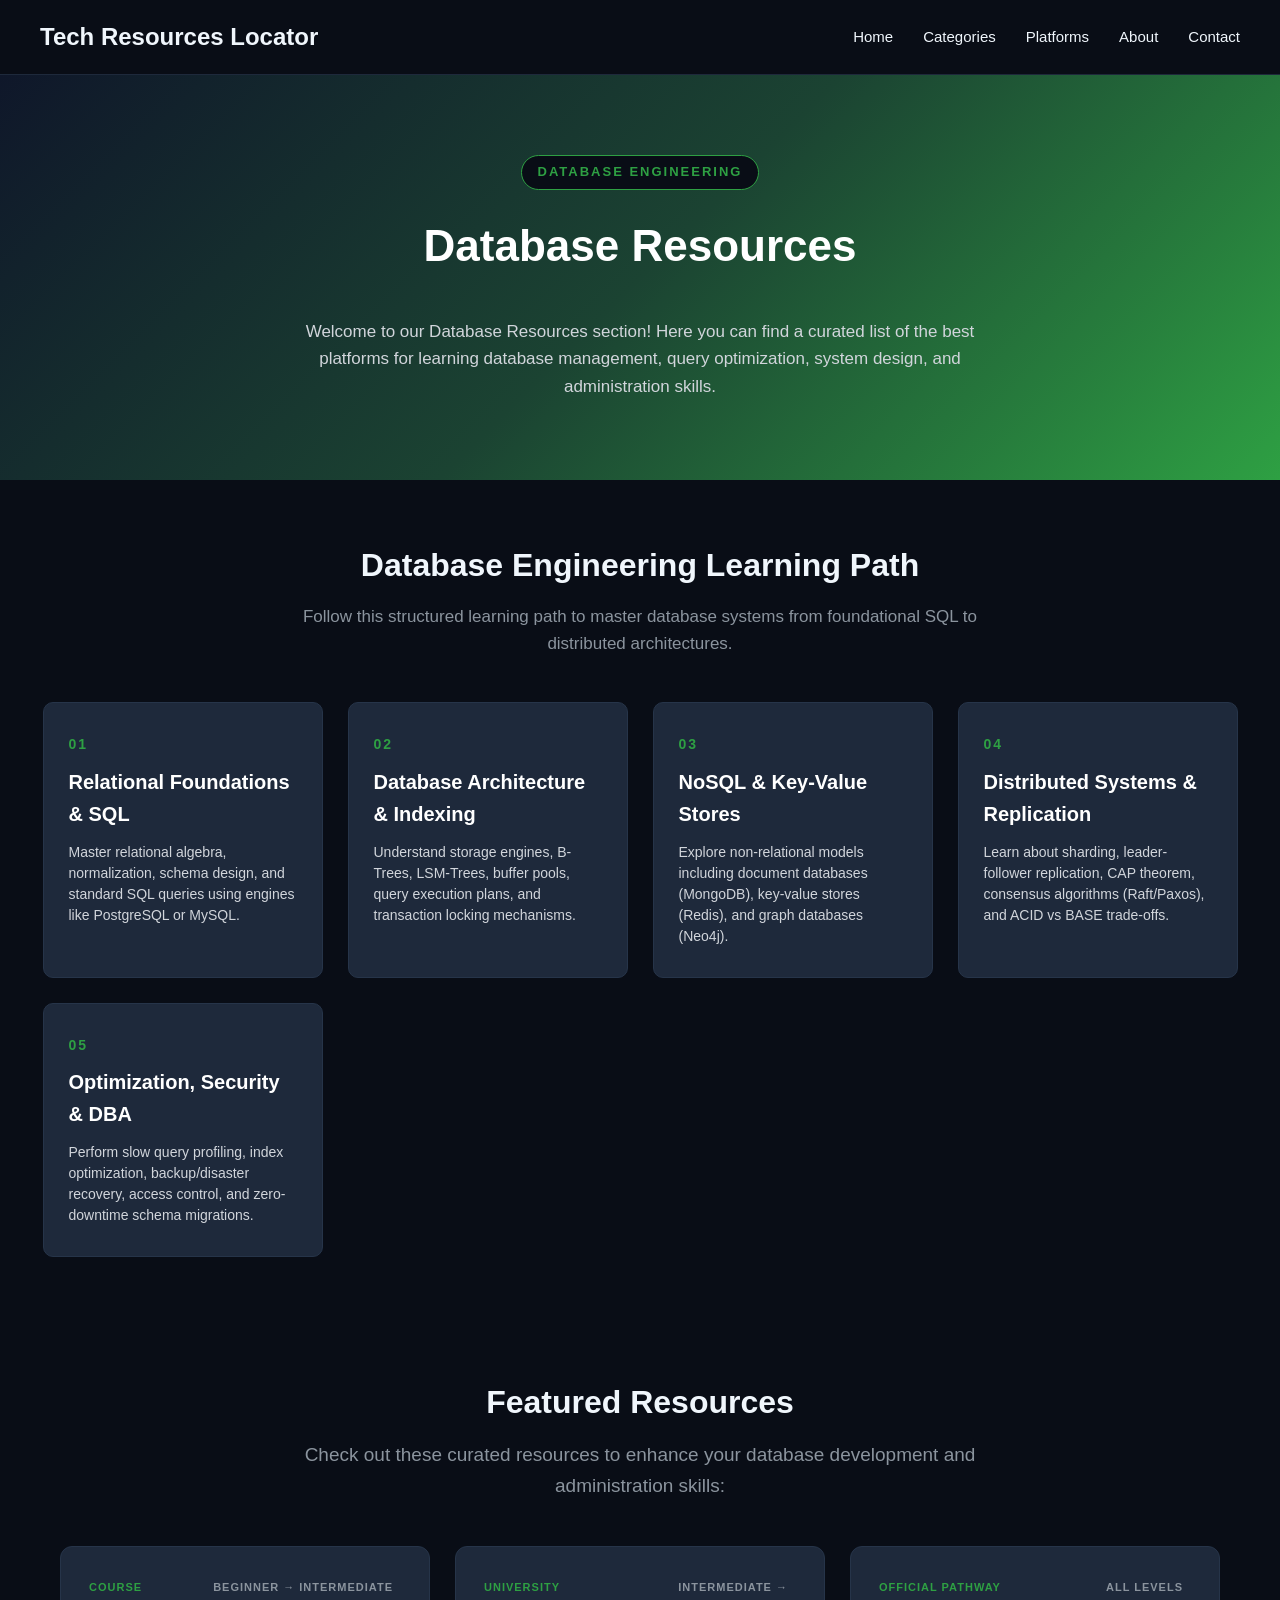
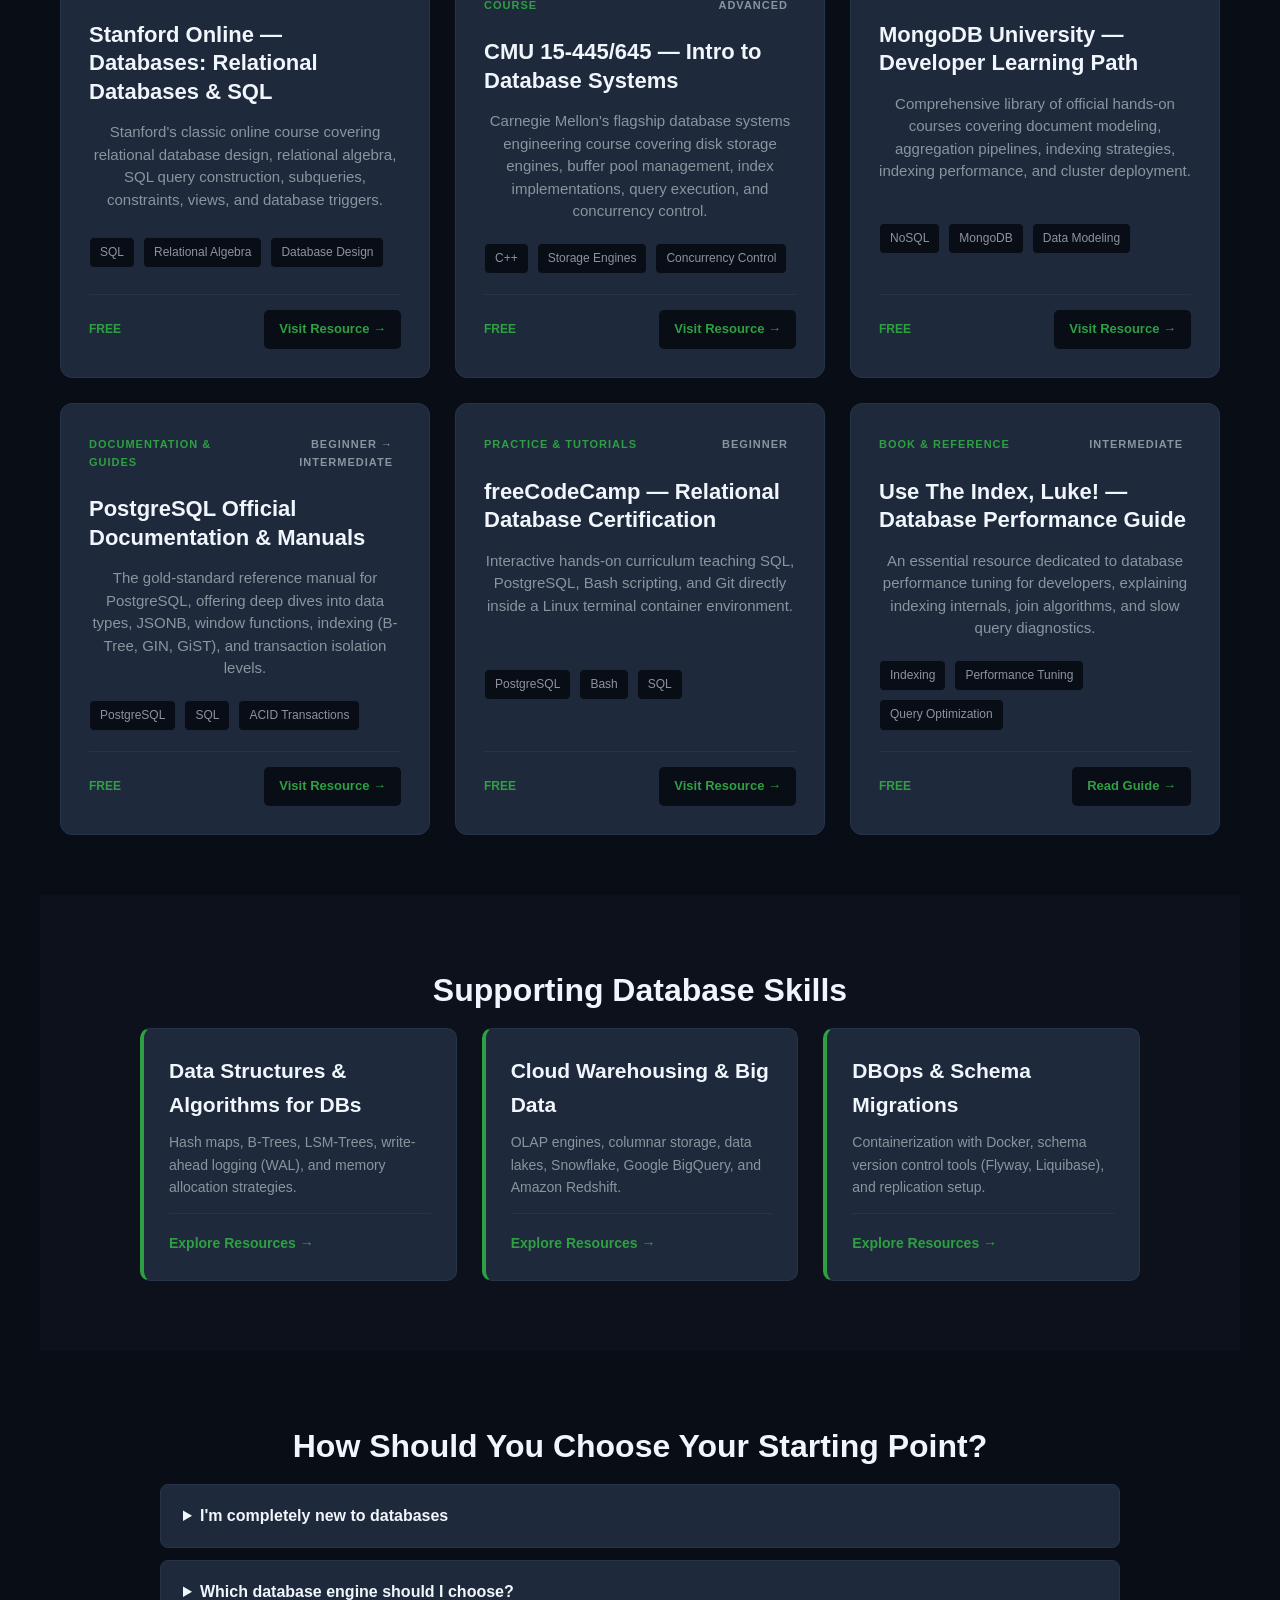
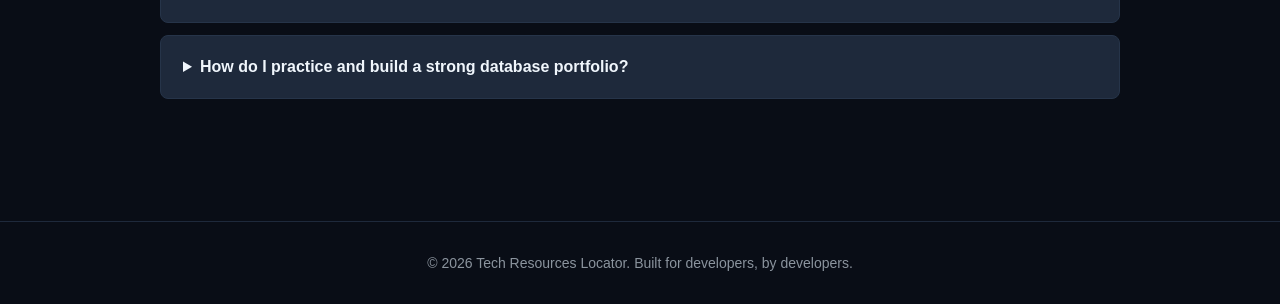
<file: Database.html>
<!DOCTYPE html>
<html lang="en">
<head>
    <meta charset="UTF-8">
    <meta name="viewport" content="width=device-width, initial-scale=1.0">
    <title>Database Resources</title>
    <link rel="stylesheet" href="style.css">
</head>
<body class="db-body">
    <nav class="nav-bar">
        <h1 id="nav-heading">Tech Resources Locator</h1>
        <div class="nav-menu">
            <a href="index.html">Home</a>
            <a href="categories.html">Categories</a>
            <a href="platforms.html">Platforms</a>
            <a href="about.html">About</a>
            <a href="contact.html">Contact</a>
        </div>
    </nav>

    <main>
        <header class="hero-section">
            <div class="hero-content">
                <span id="db-label">DATABASE ENGINEERING</span><br>
                <h1 id="db-title">Database Resources</h1><br>
                <p id="db-description">Welcome to our Database Resources section! Here you can find a curated list of the best platforms for learning database management, query optimization, system design, and administration skills.</p>
            </div>
        </header>

        <section class="path">
            <h2 class="section-heading">Database Engineering Learning Path</h2>
            <p class="section-description">Follow this structured learning path to master database systems from foundational SQL to distributed architectures.</p>

            <div class="path-grid">
                <article class="path-step">
                    <span class="step-number">01</span>
                    <h3 class="step-title">Relational Foundations & SQL</h3>
                    <p class="step-description">Master relational algebra, normalization, schema design, and standard SQL queries using engines like PostgreSQL or MySQL.</p>
                </article>

                <article class="path-step">
                    <span class="step-number">02</span>
                    <h3 class="step-title">Database Architecture & Indexing</h3>
                    <p class="step-description">Understand storage engines, B-Trees, LSM-Trees, buffer pools, query execution plans, and transaction locking mechanisms.</p>
                </article>

                <article class="path-step">
                    <span class="step-number">03</span>
                    <h3 class="step-title">NoSQL & Key-Value Stores</h3>
                    <p class="step-description">Explore non-relational models including document databases (MongoDB), key-value stores (Redis), and graph databases (Neo4j).</p>
                </article>

                <article class="path-step">
                    <span class="step-number">04</span>
                    <h3 class="step-title">Distributed Systems & Replication</h3>
                    <p class="step-description">Learn about sharding, leader-follower replication, CAP theorem, consensus algorithms (Raft/Paxos), and ACID vs BASE trade-offs.</p>
                </article>

                <article class="path-step">
                    <span class="step-number">05</span>
                    <h3 class="step-title">Optimization, Security & DBA</h3>
                    <p class="step-description">Perform slow query profiling, index optimization, backup/disaster recovery, access control, and zero-downtime schema migrations.</p>
                </article>
            </div>
        </section>

        <section class="resources">
            <h2 class="section-heading">Featured Resources</h2>
            <p class="section-description">Check out these curated resources to enhance your database development and administration skills:</p>

            <div class="resource-grid">
                <!-- Resource 1 -->
                <article class="resource-card">
                    <div class="resource-top">
                        <span class="resource-type">COURSE</span>
                        <span class="resource-level">BEGINNER → INTERMEDIATE</span>
                    </div>

                    <h3>Stanford Online — Databases: Relational Databases & SQL</h3>

                    <p>Stanford's classic online course covering relational database design, relational algebra, SQL query construction, subqueries, constraints, views, and database triggers.</p>

                    <div class="resource-tags">
                        <span>SQL</span>
                        <span>Relational Algebra</span>
                        <span>Database Design</span>
                    </div>

                    <div class="resource-footer">
                        <span class="cost">FREE</span>
                        <a href="https://online.stanford.edu/courses/soe-ydatabases-databases-relational-databases-and-sql" target="_blank" rel="noopener noreferrer" class="resource-button">Visit Resource →</a>
                    </div>
                </article>

                <!-- Resource 2 -->
                <article class="resource-card">
                    <div class="resource-top">
                        <span class="resource-type">UNIVERSITY COURSE</span>
                        <span class="resource-level">INTERMEDIATE → ADVANCED</span>
                    </div>

                    <h3>CMU 15-445/645 — Intro to Database Systems</h3>

                    <p>Carnegie Mellon's flagship database systems engineering course covering disk storage engines, buffer pool management, index implementations, query execution, and concurrency control.</p>

                    <div class="resource-tags">
                        <span>C++</span>
                        <span>Storage Engines</span>
                        <span>Concurrency Control</span>
                    </div>

                    <div class="resource-footer">
                        <span class="cost">FREE</span>
                        <a href="https://15445.courses.cs.cmu.edu/" target="_blank" rel="noopener noreferrer" class="resource-button">Visit Resource →</a>
                    </div>
                </article>

                <!-- Resource 3 -->
                <article class="resource-card">
                    <div class="resource-top">
                        <span class="resource-type">OFFICIAL PATHWAY</span>
                        <span class="resource-level">ALL LEVELS</span>
                    </div>

                    <h3>MongoDB University — Developer Learning Path</h3>

                    <p>Comprehensive library of official hands-on courses covering document modeling, aggregation pipelines, indexing strategies, indexing performance, and cluster deployment.</p>

                    <div class="resource-tags">
                        <span>NoSQL</span>
                        <span>MongoDB</span>
                        <span>Data Modeling</span>
                    </div>

                    <div class="resource-footer">
                        <span class="cost">FREE</span>
                        <a href="https://learn.mongodb.com/" target="_blank" rel="noopener noreferrer" class="resource-button">Visit Resource →</a>
                    </div>
                </article>

                <!-- Resource 4 -->
                <article class="resource-card">
                    <div class="resource-top">
                        <span class="resource-type">DOCUMENTATION & GUIDES</span>
                        <span class="resource-level">BEGINNER → INTERMEDIATE</span>
                    </div>

                    <h3>PostgreSQL Official Documentation & Manuals</h3>

                    <p>The gold-standard reference manual for PostgreSQL, offering deep dives into data types, JSONB, window functions, indexing (B-Tree, GIN, GiST), and transaction isolation levels.</p>

                    <div class="resource-tags">
                        <span>PostgreSQL</span>
                        <span>SQL</span>
                        <span>ACID Transactions</span>
                    </div>

                    <div class="resource-footer">
                        <span class="cost">FREE</span>
                        <a href="https://www.postgresql.org/docs/" target="_blank" rel="noopener noreferrer" class="resource-button">Visit Resource →</a>
                    </div>
                </article>

                <!-- Resource 5 -->
                <article class="resource-card">
                    <div class="resource-top">
                        <span class="resource-type">PRACTICE & TUTORIALS</span>
                        <span class="resource-level">BEGINNER</span>
                    </div>

                    <h3>freeCodeCamp — Relational Database Certification</h3>

                    <p>Interactive hands-on curriculum teaching SQL, PostgreSQL, Bash scripting, and Git directly inside a Linux terminal container environment.</p>

                    <div class="resource-tags">
                        <span>PostgreSQL</span>
                        <span>Bash</span>
                        <span>SQL</span>
                    </div>

                    <div class="resource-footer">
                        <span class="cost">FREE</span>
                        <a href="https://www.freecodecamp.org/learn/relational-database/" target="_blank" rel="noopener noreferrer" class="resource-button">Visit Resource →</a>
                    </div>
                </article>

                <!-- Resource 6 -->
                <article class="resource-card">
                    <div class="resource-top">
                        <span class="resource-type">BOOK & REFERENCE</span>
                        <span class="resource-level">INTERMEDIATE</span>
                    </div>

                    <h3>Use The Index, Luke! — Database Performance Guide</h3>

                    <p>An essential resource dedicated to database performance tuning for developers, explaining indexing internals, join algorithms, and slow query diagnostics.</p>

                    <div class="resource-tags">
                        <span>Indexing</span>
                        <span>Performance Tuning</span>
                        <span>Query Optimization</span>
                    </div>

                    <div class="resource-footer">
                        <span class="cost">FREE</span>
                        <a href="https://use-the-index-luke.com/" target="_blank" rel="noopener noreferrer" class="resource-button">Read Guide →</a>
                    </div>
                </article>
            </div>
        </section>

        <section class="support-section">
            <h2 class="section-heading">Supporting Database Skills</h2>

            <div class="support-grid">
                <article class="support-card">
                    <h3>Data Structures & Algorithms for DBs</h3>
                    <p>Hash maps, B-Trees, LSM-Trees, write-ahead logging (WAL), and memory allocation strategies.</p>
                    <a href="https://www.geeksforgeeks.org/dbms/" target="_blank" rel="noopener noreferrer" class="open-section">Explore Resources →</a>
                </article>

                <article class="support-card">
                    <h3>Cloud Warehousing & Big Data</h3>
                    <p>OLAP engines, columnar storage, data lakes, Snowflake, Google BigQuery, and Amazon Redshift.</p>
                    <a href="https://aws.amazon.com/rds/" target="_blank" rel="noopener noreferrer" class="open-section">Explore Resources →</a>
                </article>

                <article class="support-card">
                    <h3>DBOps & Schema Migrations</h3>
                    <p>Containerization with Docker, schema version control tools (Flyway, Liquibase), and replication setup.</p>
                    <a href="https://www.docker.com/resources/what-container/" target="_blank" rel="noopener noreferrer" class="open-section">Explore Resources →</a>
                </article>
            </div>
        </section>

        <section class="guide-section">
            <h2 class="section-heading">How Should You Choose Your Starting Point?</h2>

            <details>
                <summary>I'm completely new to databases</summary>
                <p>Start with standard relational databases using <strong>PostgreSQL</strong> or <strong>MySQL</strong>. Focus on mastering basic <code>SELECT</code> queries, <code>JOIN</code> operations, foreign keys, and schema design before diving into advanced database administration or alternative database models.</p>
            </details>

            <details>
                <summary>Which database engine should I choose?</summary>
                <p>
                    • <strong>PostgreSQL:</strong> The industry standard for open-source relational databases, advanced indexing, and JSON support.<br />
                    • <strong>MySQL / MariaDB:</strong> Widely adopted, highly accessible, and powering vast web ecosystems (WordPress, LAMP stack).<br />
                    • <strong>MongoDB / Redis:</strong> Ideal when dealing with flexible document structures or high-speed in-memory key-value caching.
                </p>
            </details>

            <details>
                <summary>How do I practice and build a strong database portfolio?</summary>
                <p>Design complete schema backends for real-world applications (e.g., e-commerce order tracking or social networks), write migration scripts, run stress tests using tools like <em>pgbench</em>, and publish query execution plan (EXPLAIN ANALYZE) performance comparisons on GitHub.</p>
            </details>
        </section>
    </main>

    <footer class="home-footer">
        <p>&copy; 2026 Tech Resources Locator. Built for developers, by developers.</p>
    </footer>
</body>
</html>
</file>
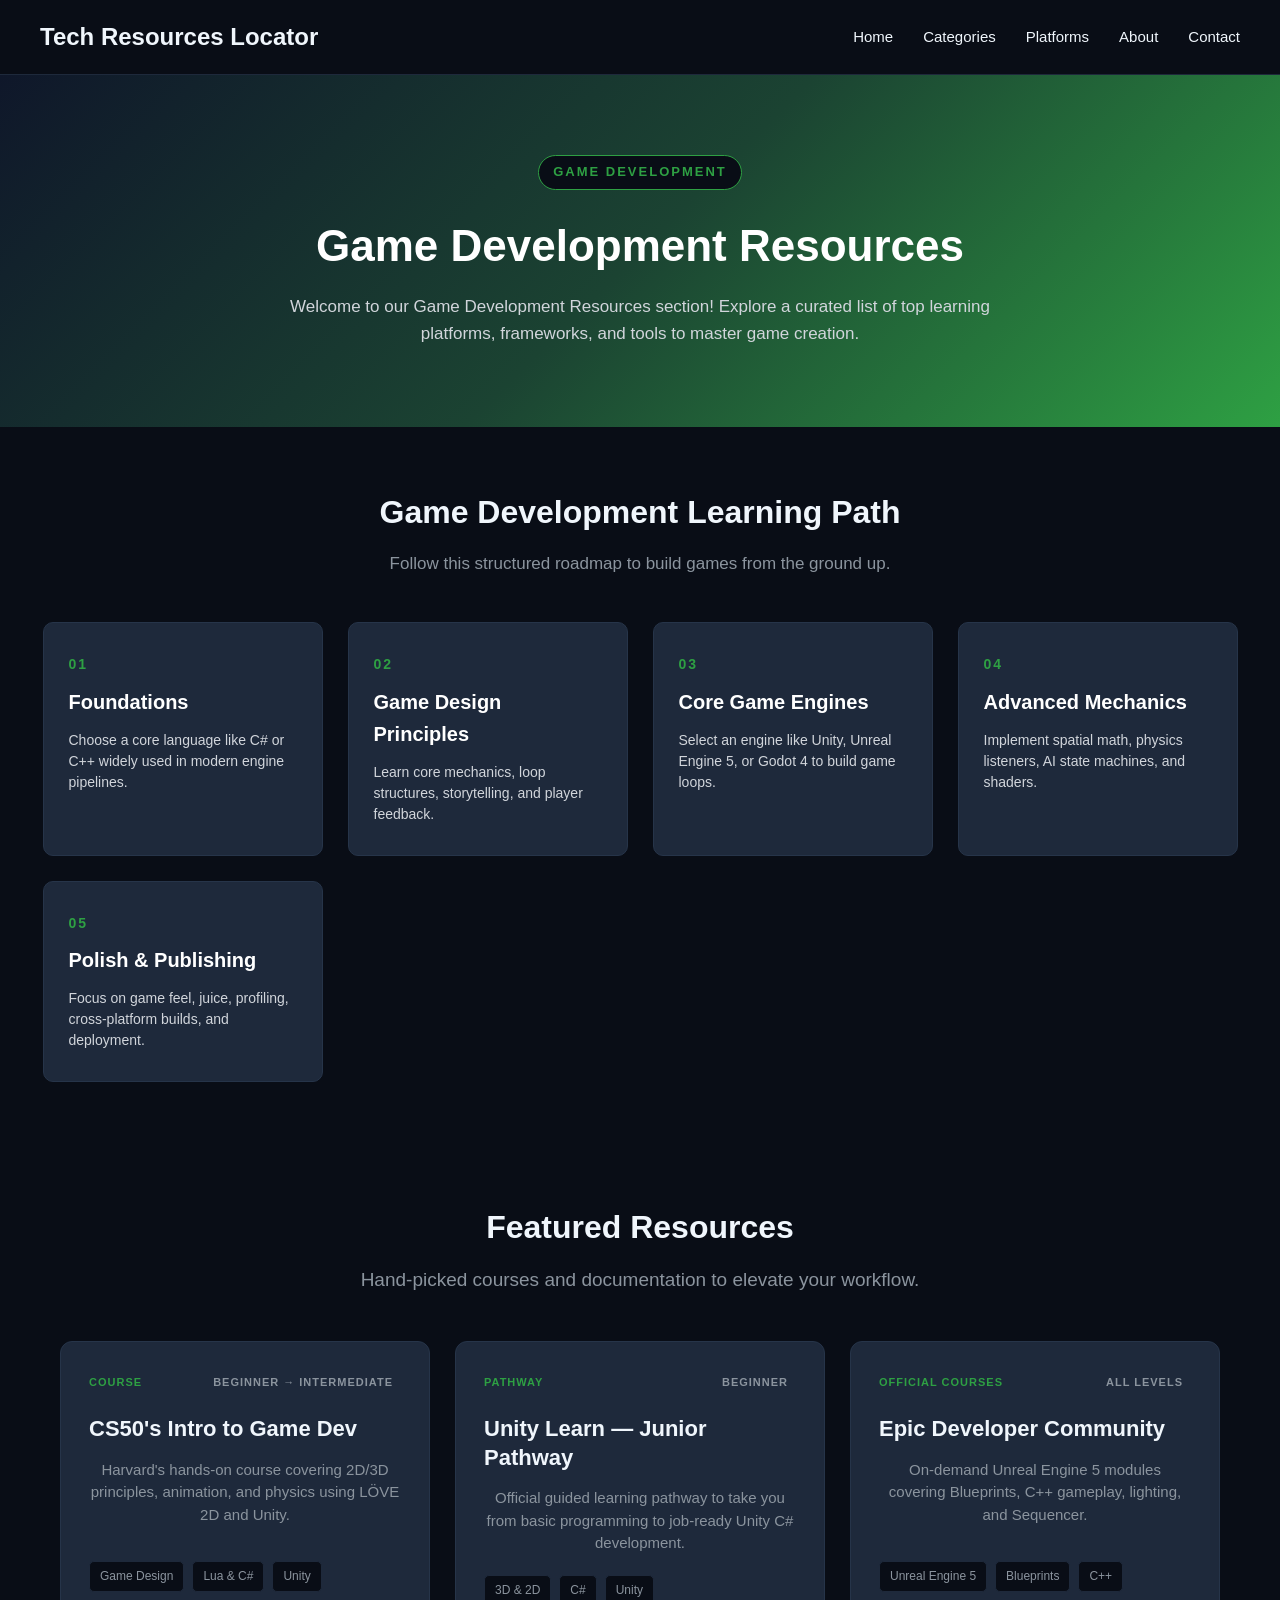
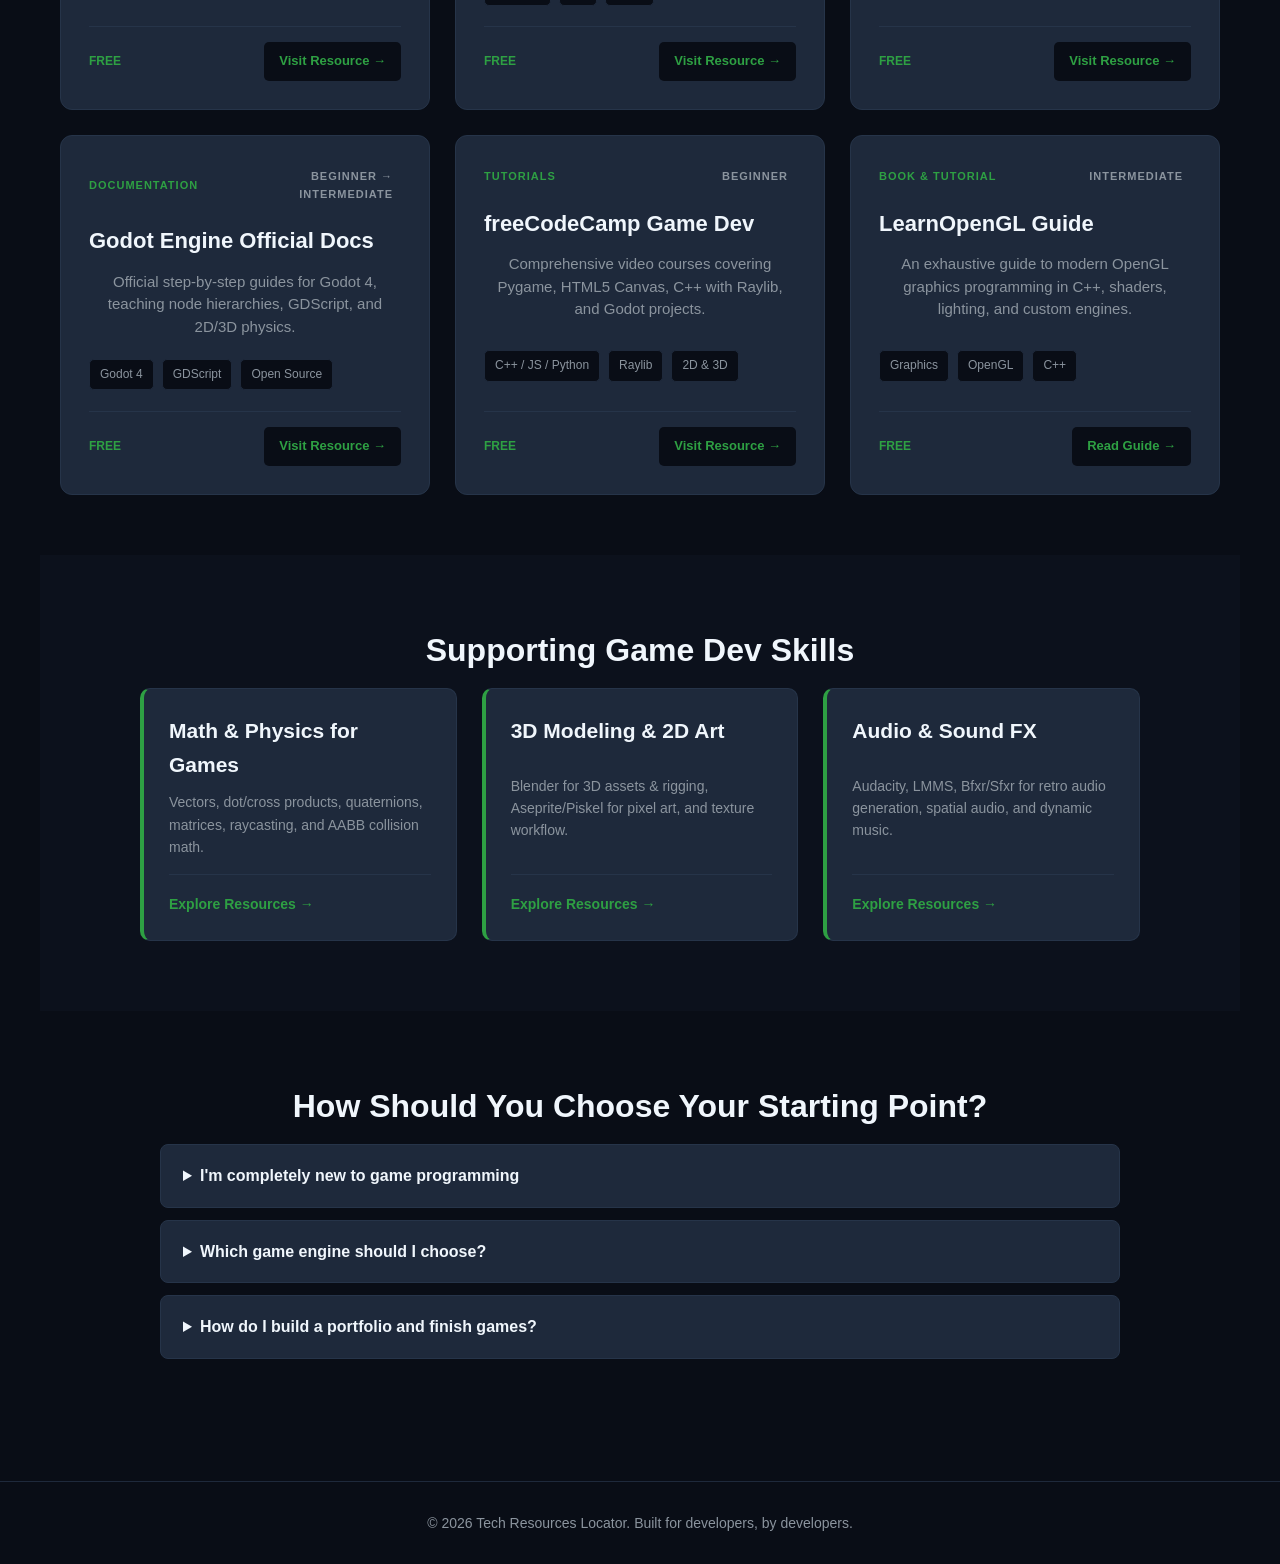
<file: Game.html>
<!DOCTYPE html>
<html lang="en">
<head>
    <meta charset="UTF-8">
    <meta name="viewport" content="width=device-width, initial-scale=1.0">
    <title>Game Development Resources</title>
    <link rel="stylesheet" href="style.css">
    <link rel="preconnect" href="https://fonts.googleapis.com">
    <link rel="preconnect" href="https://fonts.gstatic.com" crossorigin>
    <link href="https://fonts.googleapis.com/css2?family=Poppins:wght@400;500;600;700&display=swap" rel="stylesheet">
</head>
<body class="platforms-body">

    <!-- NAVIGATION -->
    <nav class="nav-bar">
        <h1 id="nav-heading">Tech Resources Locator</h1>
        <div class="nav-menu">
            <a href="index.html">Home</a>
            <a href="categories.html">Categories</a>
            <a href="platforms.html">Platforms</a>
            <a href="about.html">About</a>
            <a href="contact.html">Contact</a>
        </div>
    </nav>

    <main>
        <!-- HERO SECTION -->
        <header class="hero-section">
            <div class="hero-content">
                <span class="hero-label">GAME DEVELOPMENT</span>
                <h1 class="hero-title">Game Development Resources</h1>
                <p class="hero-description">
                    Welcome to our Game Development Resources section! Explore a curated list of top learning platforms, frameworks, and tools to master game creation.
                </p>
            </div>
        </header>

        <!-- LEARNING PATH -->
        <section class="path">
            <h2 class="section-heading">Game Development Learning Path</h2>
            <p class="section-description">Follow this structured roadmap to build games from the ground up.</p>

            <div class="path-grid">
                <article class="path-step">
                    <span class="step-number">01</span>
                    <h3 class="step-title">Foundations</h3>
                    <p class="step-description">Choose a core language like C# or C++ widely used in modern engine pipelines.</p>
                </article>

                <article class="path-step">
                    <span class="step-number">02</span>
                    <h3 class="step-title">Game Design Principles</h3>
                    <p class="step-description">Learn core mechanics, loop structures, storytelling, and player feedback.</p>
                </article>

                <article class="path-step">
                    <span class="step-number">03</span>
                    <h3 class="step-title">Core Game Engines</h3>
                    <p class="step-description">Select an engine like Unity, Unreal Engine 5, or Godot 4 to build game loops.</p>
                </article>

                <article class="path-step">
                    <span class="step-number">04</span>
                    <h3 class="step-title">Advanced Mechanics</h3>
                    <p class="step-description">Implement spatial math, physics listeners, AI state machines, and shaders.</p>
                </article>

                <article class="path-step">
                    <span class="step-number">05</span>
                    <h3 class="step-title">Polish & Publishing</h3>
                    <p class="step-description">Focus on game feel, juice, profiling, cross-platform builds, and deployment.</p>
                </article>
            </div>
        </section>

        <!-- FEATURED RESOURCES -->
        <section class="resources">
            <h2 class="section-heading">Featured Resources</h2>
            <p class="section-description">Hand-picked courses and documentation to elevate your workflow.</p>

            <div class="resource-grid">
                <!-- Resource 1 -->
                <article class="resource-card">
                    <div class="resource-top">
                        <span class="resource-type">COURSE</span>
                        <span class="resource-level">BEGINNER → INTERMEDIATE</span>
                    </div>

                    <h3>CS50's Intro to Game Dev</h3>
                    <p>Harvard's hands-on course covering 2D/3D principles, animation, and physics using LÖVE 2D and Unity.</p>

                    <div class="resource-tags">
                        <span>Game Design</span>
                        <span>Lua & C#</span>
                        <span>Unity</span>
                    </div>

                    <div class="resource-footer">
                        <span class="cost">FREE</span>
                        <a href="https://pll.harvard.edu/course/cs50s-introduction-2d-game-development" target="_blank" rel="noopener noreferrer" class="resource-button">Visit Resource →</a>
                    </div>
                </article>

                <!-- Resource 2 -->
                <article class="resource-card">
                    <div class="resource-top">
                        <span class="resource-type">PATHWAY</span>
                        <span class="resource-level">BEGINNER</span>
                    </div>

                    <h3>Unity Learn — Junior Pathway</h3>
                    <p>Official guided learning pathway to take you from basic programming to job-ready Unity C# development.</p>

                    <div class="resource-tags">
                        <span>3D & 2D</span>
                        <span>C#</span>
                        <span>Unity</span>
                    </div>

                    <div class="resource-footer">
                        <span class="cost">FREE</span>
                        <a href="https://learn.unity.com/pathway/junior-programmer" target="_blank" rel="noopener noreferrer" class="resource-button">Visit Resource →</a>
                    </div>
                </article>

                <!-- Resource 3 -->
                <article class="resource-card">
                    <div class="resource-top">
                        <span class="resource-type">OFFICIAL COURSES</span>
                        <span class="resource-level">ALL LEVELS</span>
                    </div>

                    <h3>Epic Developer Community</h3>
                    <p>On-demand Unreal Engine 5 modules covering Blueprints, C++ gameplay, lighting, and Sequencer.</p>

                    <div class="resource-tags">
                        <span>Unreal Engine 5</span>
                        <span>Blueprints</span>
                        <span>C++</span>
                    </div>

                    <div class="resource-footer">
                        <span class="cost">FREE</span>
                        <a href="https://dev.epicgames.com/community/learning" target="_blank" rel="noopener noreferrer" class="resource-button">Visit Resource →</a>
                    </div>
                </article>

                <!-- Resource 4 -->
                <article class="resource-card">
                    <div class="resource-top">
                        <span class="resource-type">DOCUMENTATION</span>
                        <span class="resource-level">BEGINNER → INTERMEDIATE</span>
                    </div>

                    <h3>Godot Engine Official Docs</h3>
                    <p>Official step-by-step guides for Godot 4, teaching node hierarchies, GDScript, and 2D/3D physics.</p>

                    <div class="resource-tags">
                        <span>Godot 4</span>
                        <span>GDScript</span>
                        <span>Open Source</span>
                    </div>

                    <div class="resource-footer">
                        <span class="cost">FREE</span>
                        <a href="https://docs.godotengine.org/" target="_blank" rel="noopener noreferrer" class="resource-button">Visit Resource →</a>
                    </div>
                </article>

                <!-- Resource 5 -->
                <article class="resource-card">
                    <div class="resource-top">
                        <span class="resource-type">TUTORIALS</span>
                        <span class="resource-level">BEGINNER</span>
                    </div>

                    <h3>freeCodeCamp Game Dev</h3>
                    <p>Comprehensive video courses covering Pygame, HTML5 Canvas, C++ with Raylib, and Godot projects.</p>

                    <div class="resource-tags">
                        <span>C++ / JS / Python</span>
                        <span>Raylib</span>
                        <span>2D & 3D</span>
                    </div>

                    <div class="resource-footer">
                        <span class="cost">FREE</span>
                        <a href="https://www.freecodecamp.org/news/tag/game-development/" target="_blank" rel="noopener noreferrer" class="resource-button">Visit Resource →</a>
                    </div>
                </article>

                <!-- Resource 6 -->
                <article class="resource-card">
                    <div class="resource-top">
                        <span class="resource-type">BOOK & TUTORIAL</span>
                        <span class="resource-level">INTERMEDIATE</span>
                    </div>

                    <h3>LearnOpenGL Guide</h3>
                    <p>An exhaustive guide to modern OpenGL graphics programming in C++, shaders, lighting, and custom engines.</p>

                    <div class="resource-tags">
                        <span>Graphics</span>
                        <span>OpenGL</span>
                        <span>C++</span>
                    </div>

                    <div class="resource-footer">
                        <span class="cost">FREE</span>
                        <a href="https://learnopengl.com/" target="_blank" rel="noopener noreferrer" class="resource-button">Read Guide →</a>
                    </div>
                </article>
            </div>
        </section>

        <!-- SUPPORTING SKILLS -->
        <section class="support-section">
            <h2 class="section-heading">Supporting Game Dev Skills</h2>

            <div class="support-grid">
                <article class="support-card">
                    <h3>Math & Physics for Games</h3>
                    <p>Vectors, dot/cross products, quaternions, matrices, raycasting, and AABB collision math.</p>
                    <a href="https://www.khanacademy.org/math/linear-algebra" target="_blank" rel="noopener noreferrer" class="open-section">Explore Resources →</a>
                </article>

                <article class="support-card">
                    <h3>3D Modeling & 2D Art</h3>
                    <p>Blender for 3D assets & rigging, Aseprite/Piskel for pixel art, and texture workflow.</p>
                    <a href="https://www.blender.org/support/tutorials/" target="_blank" rel="noopener noreferrer" class="open-section">Explore Resources →</a>
                </article>

                <article class="support-card">
                    <h3>Audio & Sound FX</h3>
                    <p>Audacity, LMMS, Bfxr/Sfxr for retro audio generation, spatial audio, and dynamic music.</p>
                    <a href="https://opengameart.org/content/free-sounds" target="_blank" rel="noopener noreferrer" class="open-section">Explore Resources →</a>
                </article>
            </div>
        </section>

        <!-- FAQ SECTION -->
        <section class="guide-section">
            <h2 class="section-heading">How Should You Choose Your Starting Point?</h2>

            <details>
                <summary>I'm completely new to game programming</summary>
                <p>Start with <strong>Godot Engine</strong> (using GDScript) or <strong>Unity</strong> (using C#). Build small 2D projects like Pong or Flappy Bird before attempting complex 3D titles.</p>
            </details>

            <details>
                <summary>Which game engine should I choose?</summary>
                <p>
                    • <strong>Godot:</strong> Lightweight, open-source, ideal for 2D/3D indie games.<br>
                    • <strong>Unity:</strong> Strong cross-platform reach, huge asset store, C# ecosystem.<br>
                    • <strong>Unreal Engine 5:</strong> High-end 3D graphics, cinematic visuals, and Blueprint visual scripting.
                </p>
            </details>

            <details>
                <summary>How do I build a portfolio and finish games?</summary>
                <p>Join game jams on <em>itch.io</em> or <em>Ludum Dare</em> to finish small 48-hour prototypes. Completing small games builds essential scope-management skills fast.</p>
            </details>
        </section>
    </main>

    <!-- FOOTER -->
    <footer class="home-footer">
        <p>&copy; 2026 Tech Resources Locator. Built for developers, by developers.</p>
    </footer>
</body>
</html>
</file>
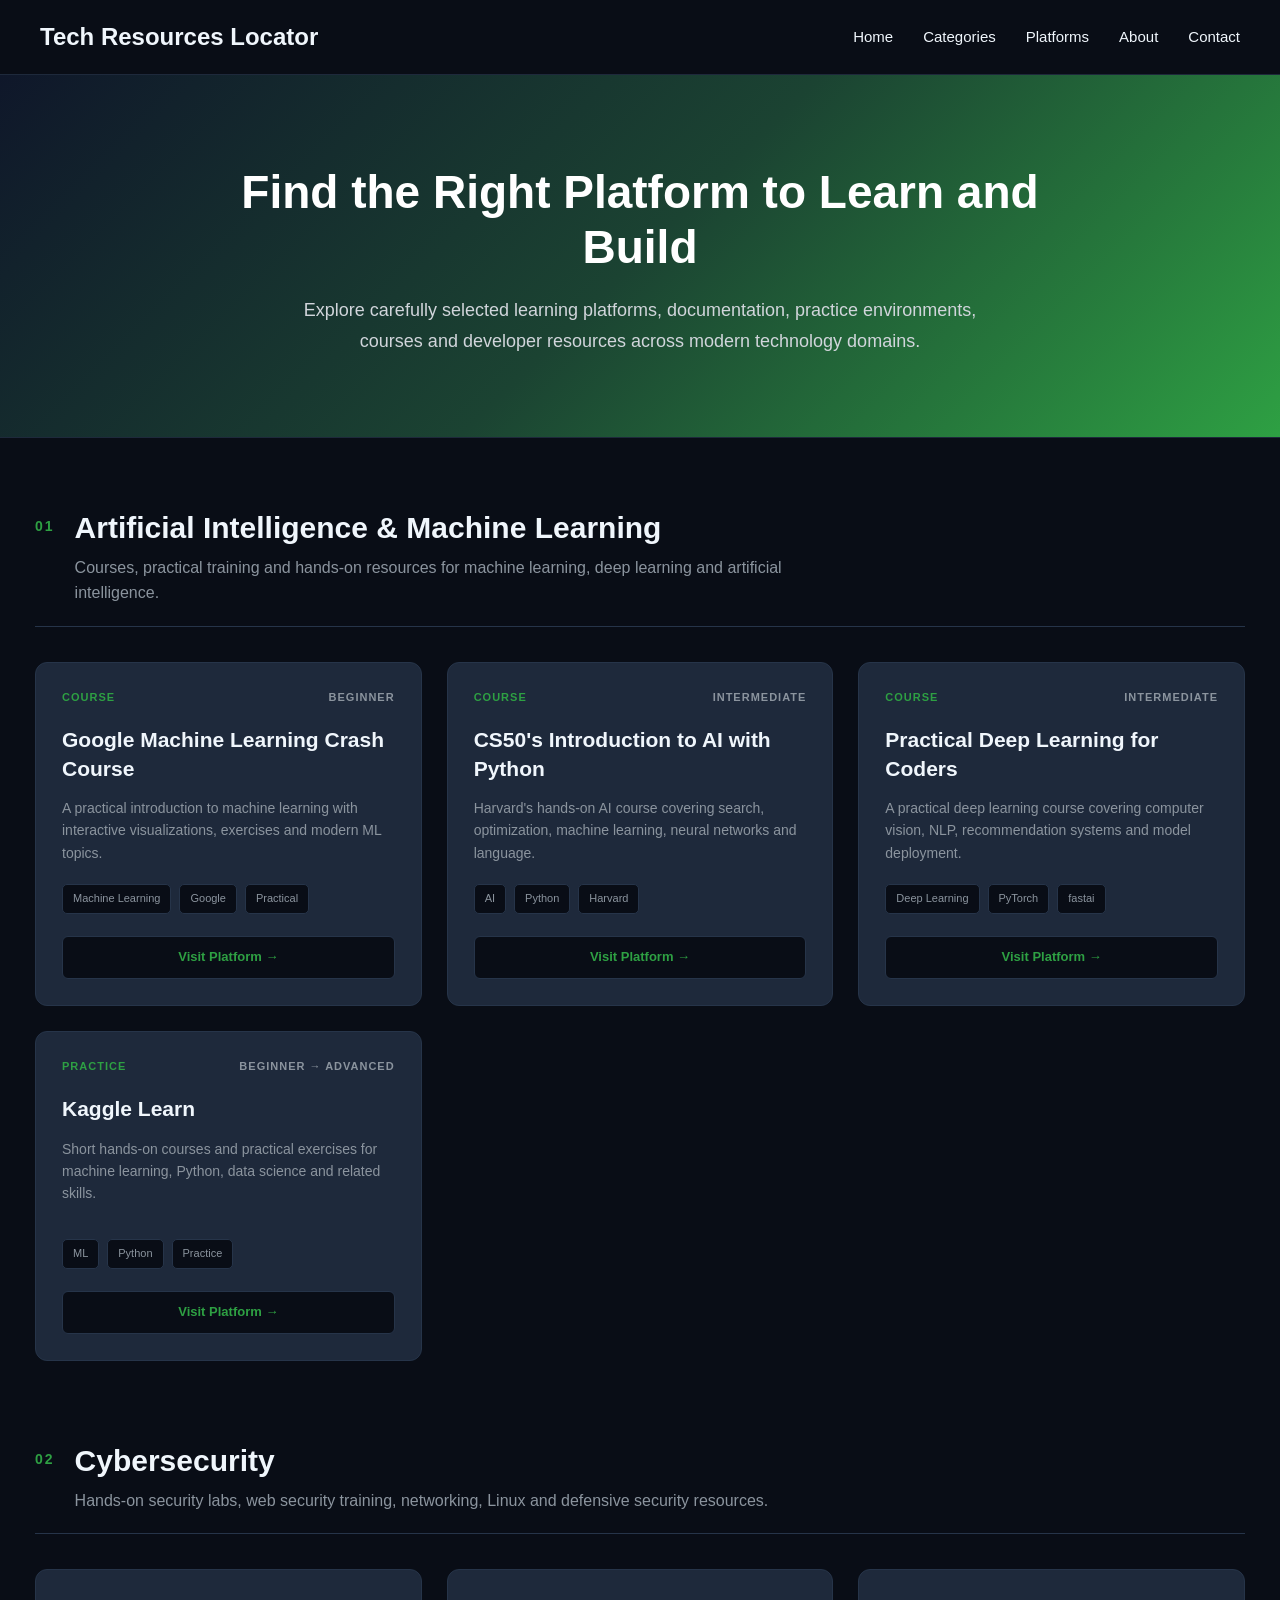
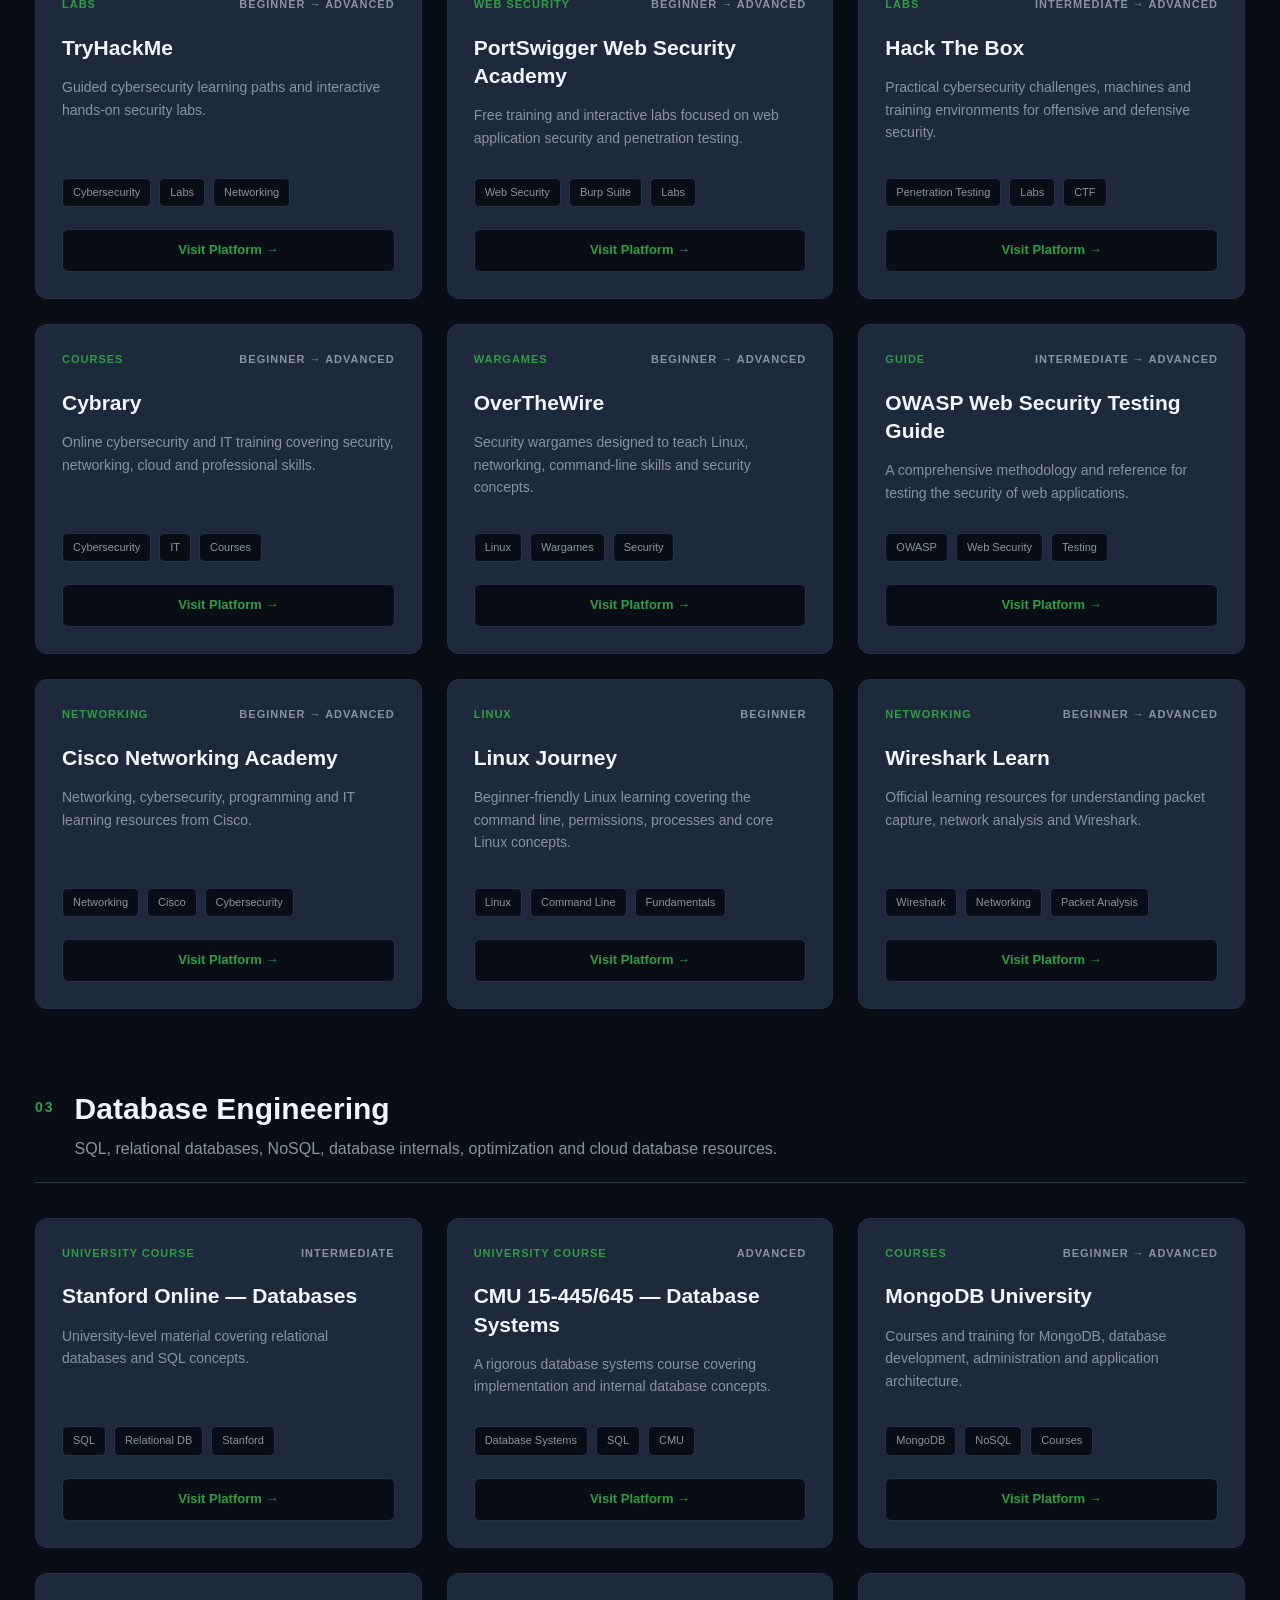
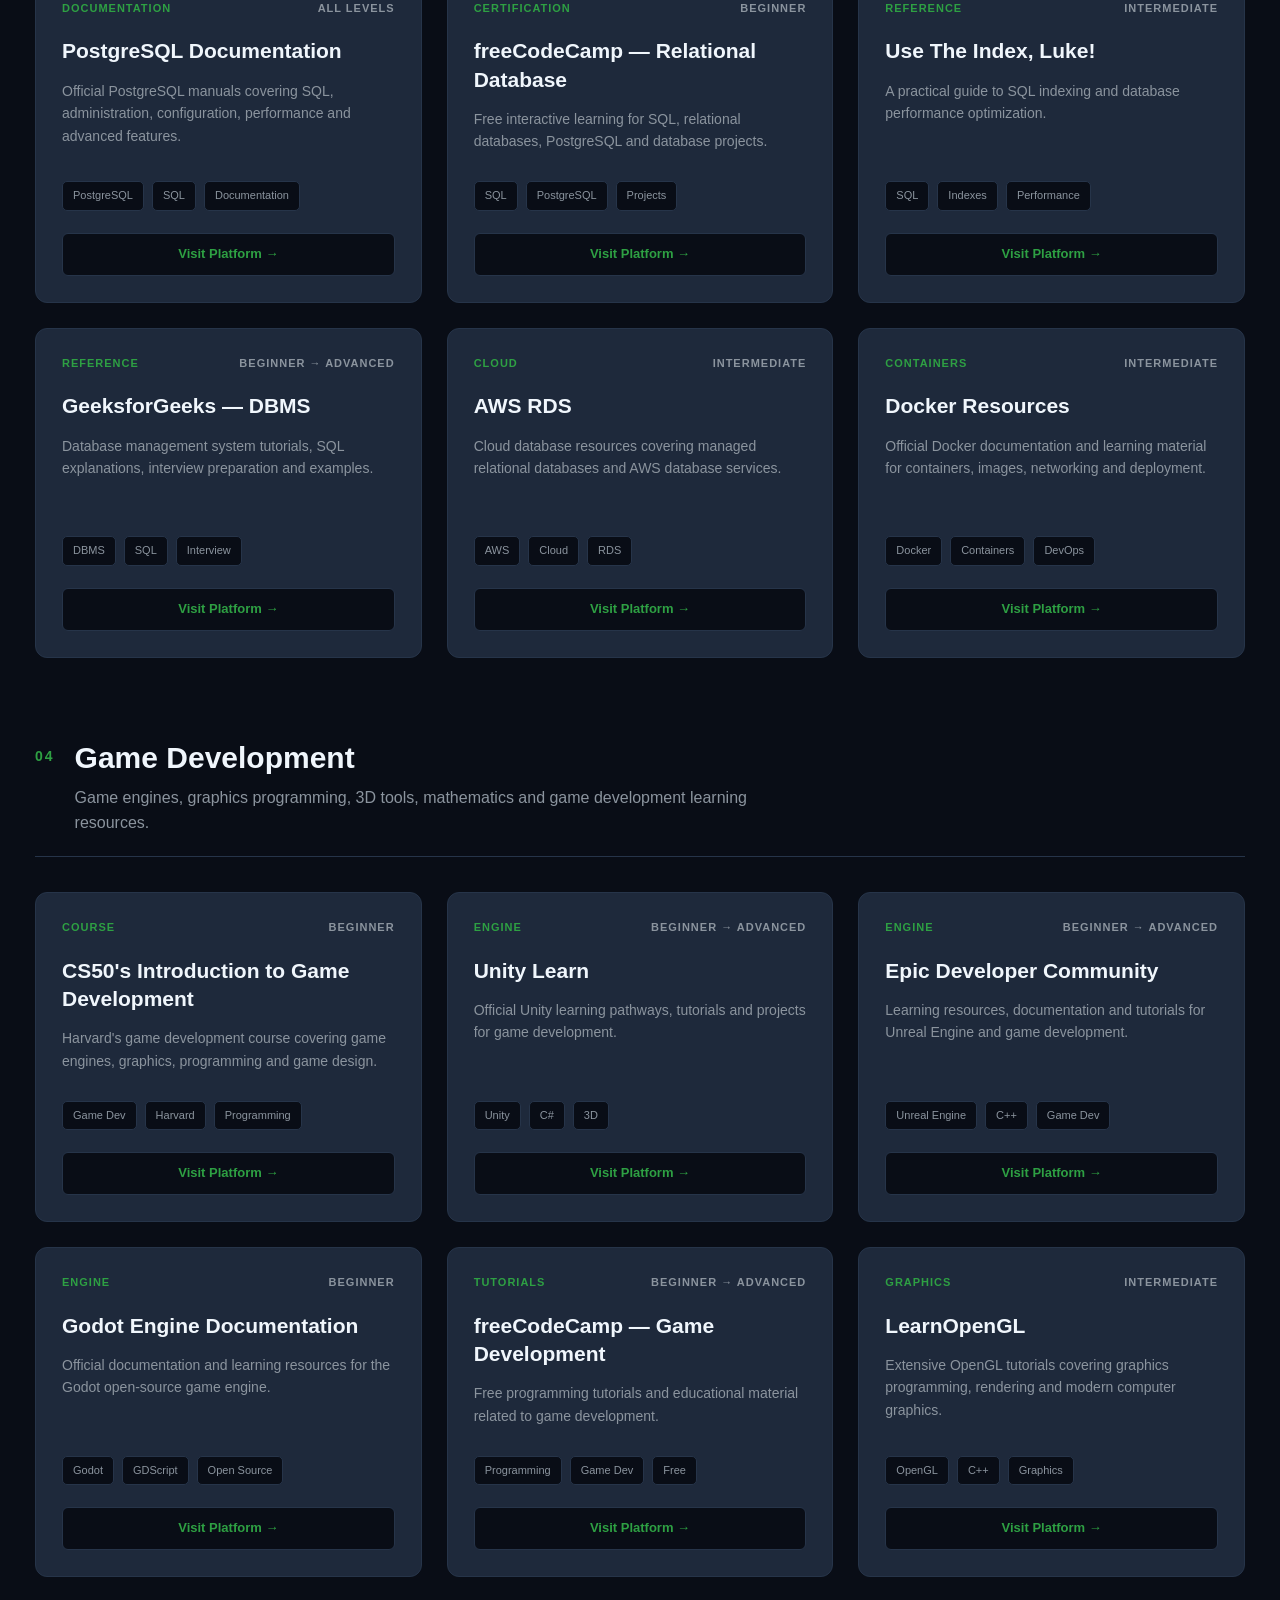
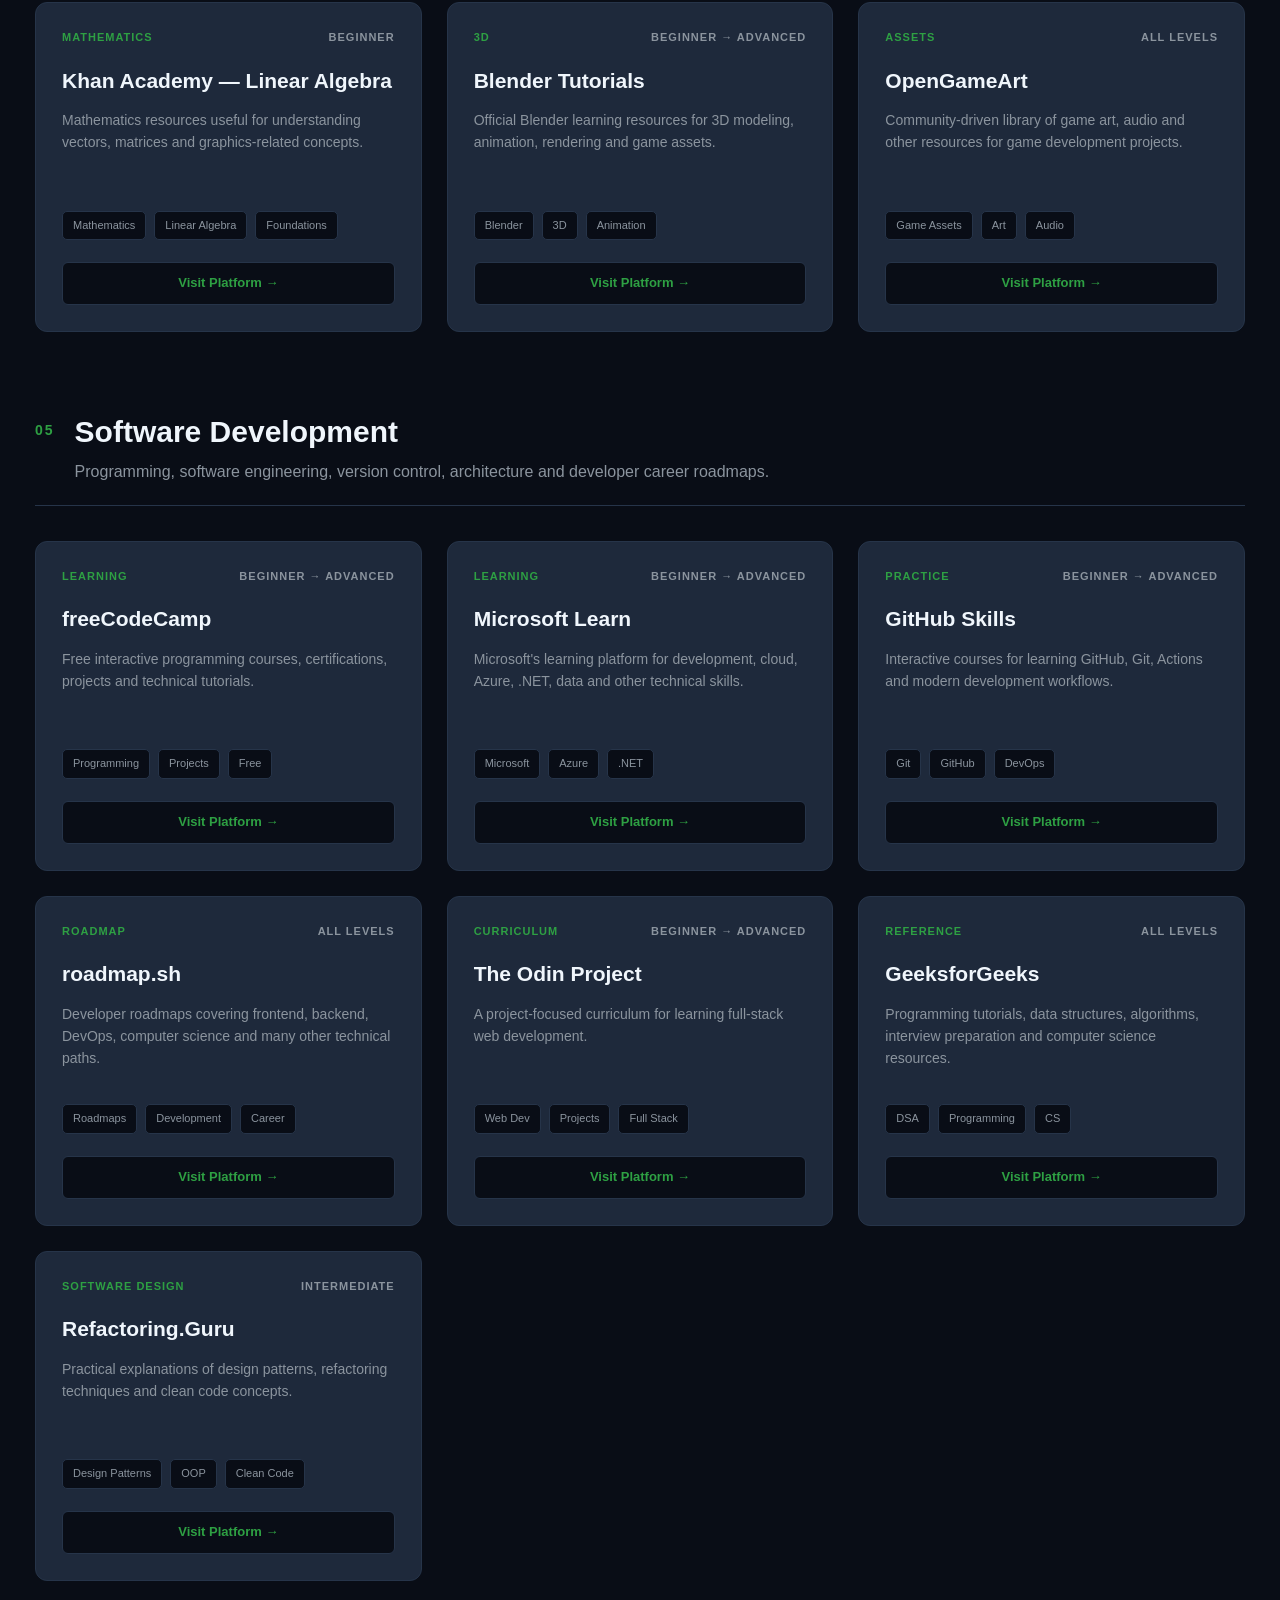
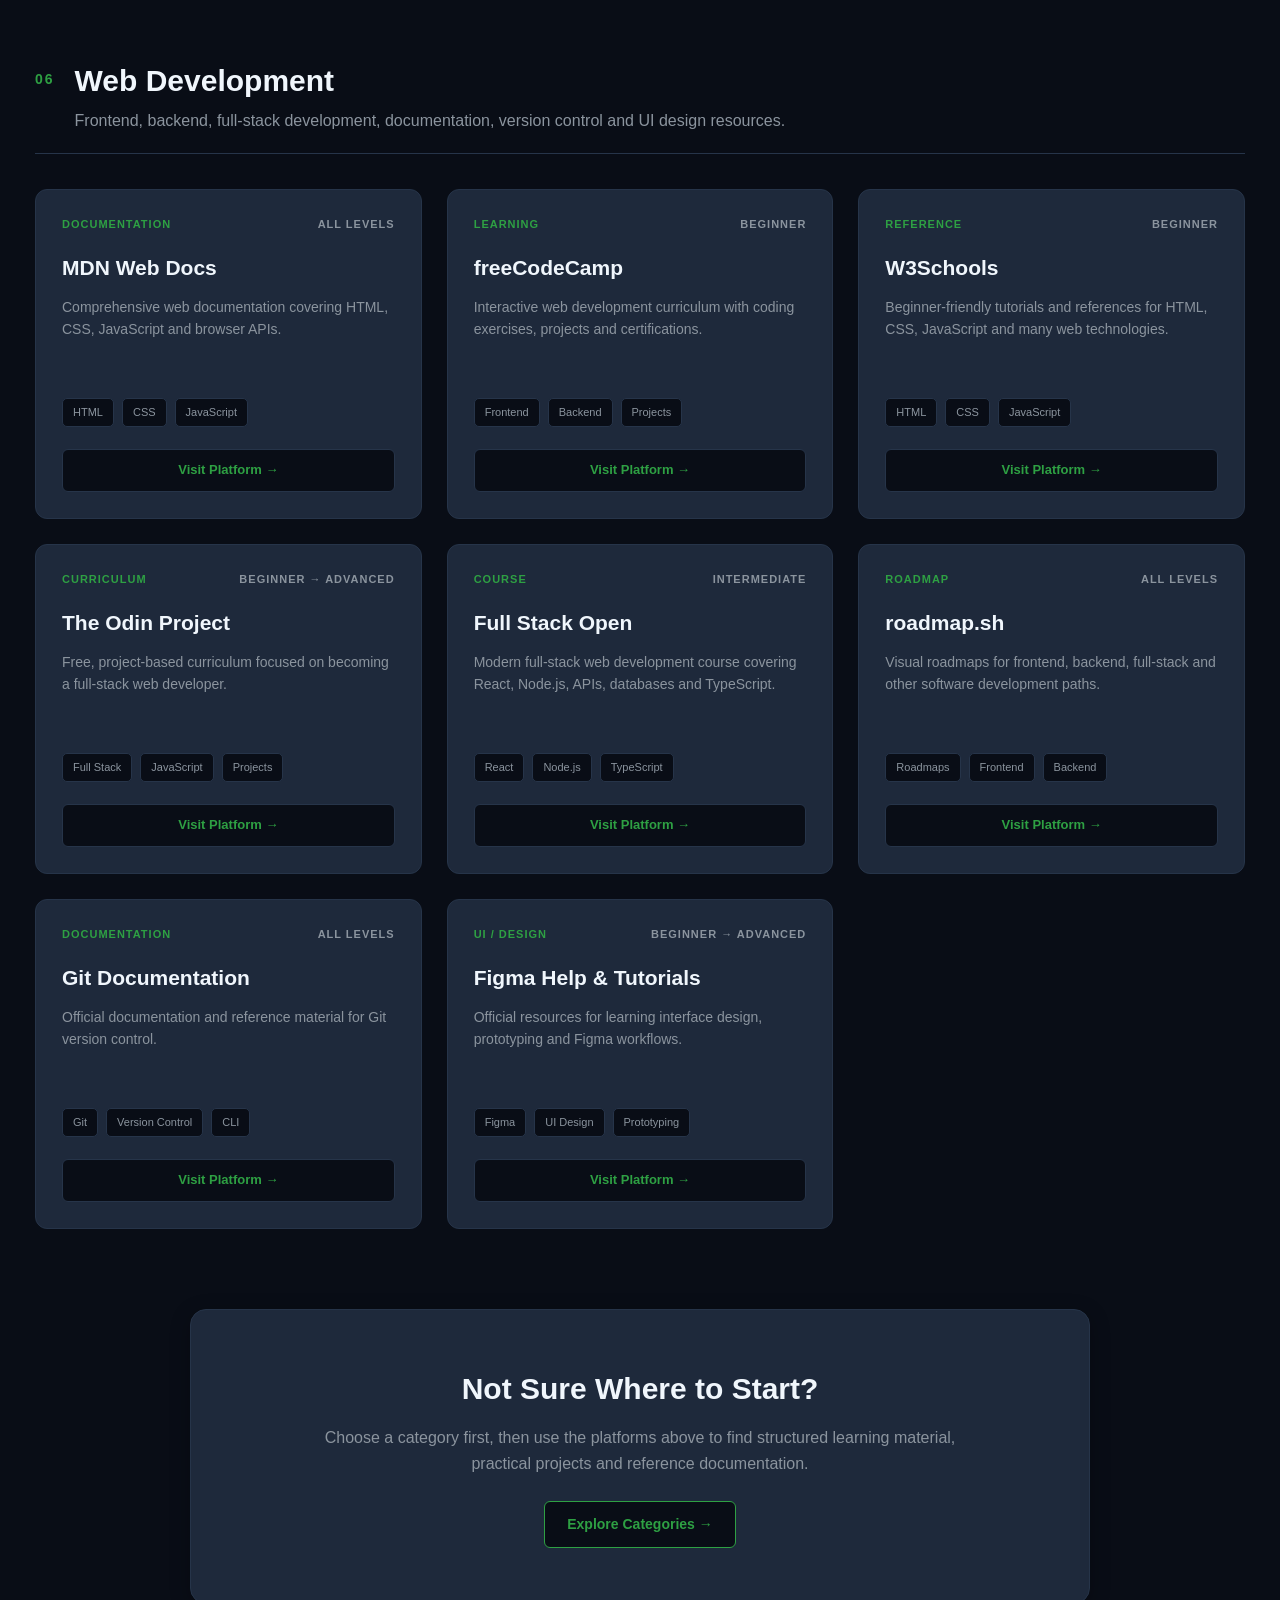
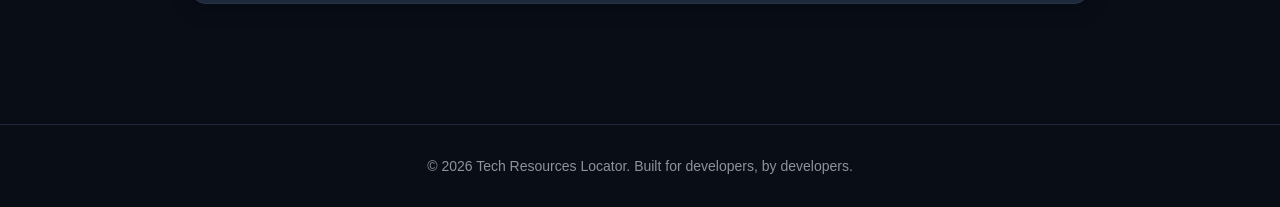
<file: platforms.html>
<!doctype html>
<html lang="en">
  <head>
    <meta charset="UTF-8" />
    <meta name="viewport" content="width=device-width, initial-scale=1.0" />

    <title>Platforms | Tech Resources Locator</title>

    <link rel="stylesheet" href="style.css" />

    <link rel="preconnect" href="https://fonts.googleapis.com" />
    <link rel="preconnect" href="https://fonts.gstatic.com" crossorigin />

    <link
      href="https://fonts.googleapis.com/css2?family=Poppins:wght@400;500;600;700&display=swap"
      rel="stylesheet"
    />
  </head>

  <body class="platforms-page">
    <!-- =========================================================
         NAVIGATION
    ========================================================== -->

    <nav class="nav-bar">
      <h1 id="nav-heading">Tech Resources Locator</h1>

      <div class="nav-menu">
        <a href="index.html">Home</a>
        <a href="categories.html">Categories</a>
        <a href="platforms.html">Platforms</a>
        <a href="about.html">About</a>
        <a href="contact.html">Contact</a>
      </div>
    </nav>

    <!-- =========================================================
         HERO
    ========================================================== -->

    <header class="platform-directory-hero">
      <div class="platform-directory-hero-content">
        <h1>Find the Right Platform to Learn and Build</h1>

        <p>
          Explore carefully selected learning platforms, documentation, practice
          environments, courses and developer resources across modern technology
          domains.
        </p>
      </div>
    </header>

    <!-- =========================================================
         MAIN CONTENT
    ========================================================== -->

    <main class="platform-directory-main">
      <!-- =======================================================
           AI AND MACHINE LEARNING
      ======================================================== -->

      <section class="platform-category">
        <div class="platform-category-heading">
          <span class="platform-category-number">01</span>

          <div>
            <h2>Artificial Intelligence &amp; Machine Learning</h2>

            <p>
              Courses, practical training and hands-on resources for machine
              learning, deep learning and artificial intelligence.
            </p>
          </div>
        </div>

        <div class="platform-directory-grid">
          <article class="directory-card">
            <div class="directory-card-top">
              <span class="directory-type">COURSE</span>
              <span class="directory-level">BEGINNER</span>
            </div>

            <h3>Google Machine Learning Crash Course</h3>

            <p>
              A practical introduction to machine learning with interactive
              visualizations, exercises and modern ML topics.
            </p>

            <div class="directory-tags">
              <span>Machine Learning</span>
              <span>Google</span>
              <span>Practical</span>
            </div>

            <a
              href="https://developers.google.com/machine-learning/crash-course"
              target="_blank"
              rel="noopener noreferrer"
              class="directory-button"
            >
              Visit Platform →
            </a>
          </article>

          <article class="directory-card">
            <div class="directory-card-top">
              <span class="directory-type">COURSE</span>
              <span class="directory-level">INTERMEDIATE</span>
            </div>

            <h3>CS50's Introduction to AI with Python</h3>

            <p>
              Harvard's hands-on AI course covering search, optimization,
              machine learning, neural networks and language.
            </p>

            <div class="directory-tags">
              <span>AI</span>
              <span>Python</span>
              <span>Harvard</span>
            </div>

            <a
              href="https://cs50.harvard.edu/ai/"
              target="_blank"
              rel="noopener noreferrer"
              class="directory-button"
            >
              Visit Platform →
            </a>
          </article>

          <article class="directory-card">
            <div class="directory-card-top">
              <span class="directory-type">COURSE</span>
              <span class="directory-level">INTERMEDIATE</span>
            </div>

            <h3>Practical Deep Learning for Coders</h3>

            <p>
              A practical deep learning course covering computer vision, NLP,
              recommendation systems and model deployment.
            </p>

            <div class="directory-tags">
              <span>Deep Learning</span>
              <span>PyTorch</span>
              <span>fastai</span>
            </div>

            <a
              href="https://course.fast.ai/"
              target="_blank"
              rel="noopener noreferrer"
              class="directory-button"
            >
              Visit Platform →
            </a>
          </article>

          <article class="directory-card">
            <div class="directory-card-top">
              <span class="directory-type">PRACTICE</span>
              <span class="directory-level">BEGINNER → ADVANCED</span>
            </div>

            <h3>Kaggle Learn</h3>

            <p>
              Short hands-on courses and practical exercises for machine
              learning, Python, data science and related skills.
            </p>

            <div class="directory-tags">
              <span>ML</span>
              <span>Python</span>
              <span>Practice</span>
            </div>

            <a
              href="https://www.kaggle.com/learn"
              target="_blank"
              rel="noopener noreferrer"
              class="directory-button"
            >
              Visit Platform →
            </a>
          </article>
        </div>
      </section>

      <!-- =======================================================
           CYBERSECURITY
      ======================================================== -->

      <section class="platform-category">
        <div class="platform-category-heading">
          <span class="platform-category-number">02</span>

          <div>
            <h2>Cybersecurity</h2>

            <p>
              Hands-on security labs, web security training, networking, Linux
              and defensive security resources.
            </p>
          </div>
        </div>

        <div class="platform-directory-grid">
          <article class="directory-card">
            <div class="directory-card-top">
              <span class="directory-type">LABS</span>
              <span class="directory-level">BEGINNER → ADVANCED</span>
            </div>

            <h3>TryHackMe</h3>

            <p>
              Guided cybersecurity learning paths and interactive hands-on
              security labs.
            </p>

            <div class="directory-tags">
              <span>Cybersecurity</span>
              <span>Labs</span>
              <span>Networking</span>
            </div>

            <a
              href="https://tryhackme.com/"
              target="_blank"
              rel="noopener noreferrer"
              class="directory-button"
            >
              Visit Platform →
            </a>
          </article>

          <article class="directory-card">
            <div class="directory-card-top">
              <span class="directory-type">WEB SECURITY</span>
              <span class="directory-level">BEGINNER → ADVANCED</span>
            </div>

            <h3>PortSwigger Web Security Academy</h3>

            <p>
              Free training and interactive labs focused on web application
              security and penetration testing.
            </p>

            <div class="directory-tags">
              <span>Web Security</span>
              <span>Burp Suite</span>
              <span>Labs</span>
            </div>

            <a
              href="https://portswigger.net/web-security"
              target="_blank"
              rel="noopener noreferrer"
              class="directory-button"
            >
              Visit Platform →
            </a>
          </article>

          <article class="directory-card">
            <div class="directory-card-top">
              <span class="directory-type">LABS</span>
              <span class="directory-level">INTERMEDIATE → ADVANCED</span>
            </div>

            <h3>Hack The Box</h3>

            <p>
              Practical cybersecurity challenges, machines and training
              environments for offensive and defensive security.
            </p>

            <div class="directory-tags">
              <span>Penetration Testing</span>
              <span>Labs</span>
              <span>CTF</span>
            </div>

            <a
              href="https://www.hackthebox.com/"
              target="_blank"
              rel="noopener noreferrer"
              class="directory-button"
            >
              Visit Platform →
            </a>
          </article>

          <article class="directory-card">
            <div class="directory-card-top">
              <span class="directory-type">COURSES</span>
              <span class="directory-level">BEGINNER → ADVANCED</span>
            </div>

            <h3>Cybrary</h3>

            <p>
              Online cybersecurity and IT training covering security,
              networking, cloud and professional skills.
            </p>

            <div class="directory-tags">
              <span>Cybersecurity</span>
              <span>IT</span>
              <span>Courses</span>
            </div>

            <a
              href="https://www.cybrary.it/"
              target="_blank"
              rel="noopener noreferrer"
              class="directory-button"
            >
              Visit Platform →
            </a>
          </article>

          <article class="directory-card">
            <div class="directory-card-top">
              <span class="directory-type">WARGAMES</span>
              <span class="directory-level">BEGINNER → ADVANCED</span>
            </div>

            <h3>OverTheWire</h3>

            <p>
              Security wargames designed to teach Linux, networking,
              command-line skills and security concepts.
            </p>

            <div class="directory-tags">
              <span>Linux</span>
              <span>Wargames</span>
              <span>Security</span>
            </div>

            <a
              href="https://overthewire.org/wargames/"
              target="_blank"
              rel="noopener noreferrer"
              class="directory-button"
            >
              Visit Platform →
            </a>
          </article>

          <article class="directory-card">
            <div class="directory-card-top">
              <span class="directory-type">GUIDE</span>
              <span class="directory-level">INTERMEDIATE → ADVANCED</span>
            </div>

            <h3>OWASP Web Security Testing Guide</h3>

            <p>
              A comprehensive methodology and reference for testing the security
              of web applications.
            </p>

            <div class="directory-tags">
              <span>OWASP</span>
              <span>Web Security</span>
              <span>Testing</span>
            </div>

            <a
              href="https://owasp.org/www-project-web-security-testing-guide/"
              target="_blank"
              rel="noopener noreferrer"
              class="directory-button"
            >
              Visit Platform →
            </a>
          </article>

          <article class="directory-card">
            <div class="directory-card-top">
              <span class="directory-type">NETWORKING</span>
              <span class="directory-level">BEGINNER → ADVANCED</span>
            </div>

            <h3>Cisco Networking Academy</h3>

            <p>
              Networking, cybersecurity, programming and IT learning resources
              from Cisco.
            </p>

            <div class="directory-tags">
              <span>Networking</span>
              <span>Cisco</span>
              <span>Cybersecurity</span>
            </div>

            <a
              href="https://www.netacad.com/"
              target="_blank"
              rel="noopener noreferrer"
              class="directory-button"
            >
              Visit Platform →
            </a>
          </article>

          <article class="directory-card">
            <div class="directory-card-top">
              <span class="directory-type">LINUX</span>
              <span class="directory-level">BEGINNER</span>
            </div>

            <h3>Linux Journey</h3>

            <p>
              Beginner-friendly Linux learning covering the command line,
              permissions, processes and core Linux concepts.
            </p>

            <div class="directory-tags">
              <span>Linux</span>
              <span>Command Line</span>
              <span>Fundamentals</span>
            </div>

            <a
              href="https://labex.io/learn/linux"
              target="_blank"
              rel="noopener noreferrer"
              class="directory-button"
            >
              Visit Platform →
            </a>
          </article>

          <article class="directory-card">
            <div class="directory-card-top">
              <span class="directory-type">NETWORKING</span>
              <span class="directory-level">BEGINNER → ADVANCED</span>
            </div>

            <h3>Wireshark Learn</h3>

            <p>
              Official learning resources for understanding packet capture,
              network analysis and Wireshark.
            </p>

            <div class="directory-tags">
              <span>Wireshark</span>
              <span>Networking</span>
              <span>Packet Analysis</span>
            </div>

            <a
              href="https://www.wireshark.org/learn/"
              target="_blank"
              rel="noopener noreferrer"
              class="directory-button"
            >
              Visit Platform →
            </a>
          </article>
        </div>
      </section>

      <!-- =======================================================
           DATABASE ENGINEERING
      ======================================================== -->

      <section class="platform-category">
        <div class="platform-category-heading">
          <span class="platform-category-number">03</span>

          <div>
            <h2>Database Engineering</h2>

            <p>
              SQL, relational databases, NoSQL, database internals, optimization
              and cloud database resources.
            </p>
          </div>
        </div>

        <div class="platform-directory-grid">
          <article class="directory-card">
            <div class="directory-card-top">
              <span class="directory-type">UNIVERSITY COURSE</span>
              <span class="directory-level">INTERMEDIATE</span>
            </div>

            <h3>Stanford Online — Databases</h3>

            <p>
              University-level material covering relational databases and SQL
              concepts.
            </p>

            <div class="directory-tags">
              <span>SQL</span>
              <span>Relational DB</span>
              <span>Stanford</span>
            </div>

            <a
              href="https://online.stanford.edu/courses/soe-ydatabases-databases-relational-databases-and-sql"
              target="_blank"
              rel="noopener noreferrer"
              class="directory-button"
            >
              Visit Platform →
            </a>
          </article>

          <article class="directory-card">
            <div class="directory-card-top">
              <span class="directory-type">UNIVERSITY COURSE</span>
              <span class="directory-level">ADVANCED</span>
            </div>

            <h3>CMU 15-445/645 — Database Systems</h3>

            <p>
              A rigorous database systems course covering implementation and
              internal database concepts.
            </p>

            <div class="directory-tags">
              <span>Database Systems</span>
              <span>SQL</span>
              <span>CMU</span>
            </div>

            <a
              href="https://15445.courses.cs.cmu.edu/"
              target="_blank"
              rel="noopener noreferrer"
              class="directory-button"
            >
              Visit Platform →
            </a>
          </article>

          <article class="directory-card">
            <div class="directory-card-top">
              <span class="directory-type">COURSES</span>
              <span class="directory-level">BEGINNER → ADVANCED</span>
            </div>

            <h3>MongoDB University</h3>

            <p>
              Courses and training for MongoDB, database development,
              administration and application architecture.
            </p>

            <div class="directory-tags">
              <span>MongoDB</span>
              <span>NoSQL</span>
              <span>Courses</span>
            </div>

            <a
              href="https://learn.mongodb.com/"
              target="_blank"
              rel="noopener noreferrer"
              class="directory-button"
            >
              Visit Platform →
            </a>
          </article>

          <article class="directory-card">
            <div class="directory-card-top">
              <span class="directory-type">DOCUMENTATION</span>
              <span class="directory-level">ALL LEVELS</span>
            </div>

            <h3>PostgreSQL Documentation</h3>

            <p>
              Official PostgreSQL manuals covering SQL, administration,
              configuration, performance and advanced features.
            </p>

            <div class="directory-tags">
              <span>PostgreSQL</span>
              <span>SQL</span>
              <span>Documentation</span>
            </div>

            <a
              href="https://www.postgresql.org/docs/"
              target="_blank"
              rel="noopener noreferrer"
              class="directory-button"
            >
              Visit Platform →
            </a>
          </article>

          <article class="directory-card">
            <div class="directory-card-top">
              <span class="directory-type">CERTIFICATION</span>
              <span class="directory-level">BEGINNER</span>
            </div>

            <h3>freeCodeCamp — Relational Database</h3>

            <p>
              Free interactive learning for SQL, relational databases,
              PostgreSQL and database projects.
            </p>

            <div class="directory-tags">
              <span>SQL</span>
              <span>PostgreSQL</span>
              <span>Projects</span>
            </div>

            <a
              href="https://www.freecodecamp.org/learn/relational-database/"
              target="_blank"
              rel="noopener noreferrer"
              class="directory-button"
            >
              Visit Platform →
            </a>
          </article>

          <article class="directory-card">
            <div class="directory-card-top">
              <span class="directory-type">REFERENCE</span>
              <span class="directory-level">INTERMEDIATE</span>
            </div>

            <h3>Use The Index, Luke!</h3>

            <p>
              A practical guide to SQL indexing and database performance
              optimization.
            </p>

            <div class="directory-tags">
              <span>SQL</span>
              <span>Indexes</span>
              <span>Performance</span>
            </div>

            <a
              href="https://use-the-index-luke.com/"
              target="_blank"
              rel="noopener noreferrer"
              class="directory-button"
            >
              Visit Platform →
            </a>
          </article>

          <article class="directory-card">
            <div class="directory-card-top">
              <span class="directory-type">REFERENCE</span>
              <span class="directory-level">BEGINNER → ADVANCED</span>
            </div>

            <h3>GeeksforGeeks — DBMS</h3>

            <p>
              Database management system tutorials, SQL explanations, interview
              preparation and examples.
            </p>

            <div class="directory-tags">
              <span>DBMS</span>
              <span>SQL</span>
              <span>Interview</span>
            </div>

            <a
              href="https://www.geeksforgeeks.org/dbms/"
              target="_blank"
              rel="noopener noreferrer"
              class="directory-button"
            >
              Visit Platform →
            </a>
          </article>

          <article class="directory-card">
            <div class="directory-card-top">
              <span class="directory-type">CLOUD</span>
              <span class="directory-level">INTERMEDIATE</span>
            </div>

            <h3>AWS RDS</h3>

            <p>
              Cloud database resources covering managed relational databases and
              AWS database services.
            </p>

            <div class="directory-tags">
              <span>AWS</span>
              <span>Cloud</span>
              <span>RDS</span>
            </div>

            <a
              href="https://aws.amazon.com/rds/"
              target="_blank"
              rel="noopener noreferrer"
              class="directory-button"
            >
              Visit Platform →
            </a>
          </article>

          <article class="directory-card">
            <div class="directory-card-top">
              <span class="directory-type">CONTAINERS</span>
              <span class="directory-level">INTERMEDIATE</span>
            </div>

            <h3>Docker Resources</h3>

            <p>
              Official Docker documentation and learning material for
              containers, images, networking and deployment.
            </p>

            <div class="directory-tags">
              <span>Docker</span>
              <span>Containers</span>
              <span>DevOps</span>
            </div>

            <a
              href="https://docs.docker.com/get-started/"
              target="_blank"
              rel="noopener noreferrer"
              class="directory-button"
            >
              Visit Platform →
            </a>
          </article>
        </div>
      </section>

      <!-- =======================================================
           GAME DEVELOPMENT
      ======================================================== -->

      <section class="platform-category">
        <div class="platform-category-heading">
          <span class="platform-category-number">04</span>

          <div>
            <h2>Game Development</h2>

            <p>
              Game engines, graphics programming, 3D tools, mathematics and game
              development learning resources.
            </p>
          </div>
        </div>

        <div class="platform-directory-grid">
          <article class="directory-card">
            <div class="directory-card-top">
              <span class="directory-type">COURSE</span>
              <span class="directory-level">BEGINNER</span>
            </div>

            <h3>CS50's Introduction to Game Development</h3>

            <p>
              Harvard's game development course covering game engines, graphics,
              programming and game design.
            </p>

            <div class="directory-tags">
              <span>Game Dev</span>
              <span>Harvard</span>
              <span>Programming</span>
            </div>

            <a
              href="https://cs50.harvard.edu/games/"
              target="_blank"
              rel="noopener noreferrer"
              class="directory-button"
            >
              Visit Platform →
            </a>
          </article>

          <article class="directory-card">
            <div class="directory-card-top">
              <span class="directory-type">ENGINE</span>
              <span class="directory-level">BEGINNER → ADVANCED</span>
            </div>

            <h3>Unity Learn</h3>

            <p>
              Official Unity learning pathways, tutorials and projects for game
              development.
            </p>

            <div class="directory-tags">
              <span>Unity</span>
              <span>C#</span>
              <span>3D</span>
            </div>

            <a
              href="https://learn.unity.com/"
              target="_blank"
              rel="noopener noreferrer"
              class="directory-button"
            >
              Visit Platform →
            </a>
          </article>

          <article class="directory-card">
            <div class="directory-card-top">
              <span class="directory-type">ENGINE</span>
              <span class="directory-level">BEGINNER → ADVANCED</span>
            </div>

            <h3>Epic Developer Community</h3>

            <p>
              Learning resources, documentation and tutorials for Unreal Engine
              and game development.
            </p>

            <div class="directory-tags">
              <span>Unreal Engine</span>
              <span>C++</span>
              <span>Game Dev</span>
            </div>

            <a
              href="https://dev.epicgames.com/community/"
              target="_blank"
              rel="noopener noreferrer"
              class="directory-button"
            >
              Visit Platform →
            </a>
          </article>

          <article class="directory-card">
            <div class="directory-card-top">
              <span class="directory-type">ENGINE</span>
              <span class="directory-level">BEGINNER</span>
            </div>

            <h3>Godot Engine Documentation</h3>

            <p>
              Official documentation and learning resources for the Godot
              open-source game engine.
            </p>

            <div class="directory-tags">
              <span>Godot</span>
              <span>GDScript</span>
              <span>Open Source</span>
            </div>

            <a
              href="https://docs.godotengine.org/"
              target="_blank"
              rel="noopener noreferrer"
              class="directory-button"
            >
              Visit Platform →
            </a>
          </article>

          <article class="directory-card">
            <div class="directory-card-top">
              <span class="directory-type">TUTORIALS</span>
              <span class="directory-level">BEGINNER → ADVANCED</span>
            </div>

            <h3>freeCodeCamp — Game Development</h3>

            <p>
              Free programming tutorials and educational material related to
              game development.
            </p>

            <div class="directory-tags">
              <span>Programming</span>
              <span>Game Dev</span>
              <span>Free</span>
            </div>

            <a
              href="https://www.freecodecamp.org/news/tag/game-development/"
              target="_blank"
              rel="noopener noreferrer"
              class="directory-button"
            >
              Visit Platform →
            </a>
          </article>

          <article class="directory-card">
            <div class="directory-card-top">
              <span class="directory-type">GRAPHICS</span>
              <span class="directory-level">INTERMEDIATE</span>
            </div>

            <h3>LearnOpenGL</h3>

            <p>
              Extensive OpenGL tutorials covering graphics programming,
              rendering and modern computer graphics.
            </p>

            <div class="directory-tags">
              <span>OpenGL</span>
              <span>C++</span>
              <span>Graphics</span>
            </div>

            <a
              href="https://learnopengl.com/"
              target="_blank"
              rel="noopener noreferrer"
              class="directory-button"
            >
              Visit Platform →
            </a>
          </article>

          <article class="directory-card">
            <div class="directory-card-top">
              <span class="directory-type">MATHEMATICS</span>
              <span class="directory-level">BEGINNER</span>
            </div>

            <h3>Khan Academy — Linear Algebra</h3>

            <p>
              Mathematics resources useful for understanding vectors, matrices
              and graphics-related concepts.
            </p>

            <div class="directory-tags">
              <span>Mathematics</span>
              <span>Linear Algebra</span>
              <span>Foundations</span>
            </div>

            <a
              href="https://www.khanacademy.org/math/linear-algebra"
              target="_blank"
              rel="noopener noreferrer"
              class="directory-button"
            >
              Visit Platform →
            </a>
          </article>

          <article class="directory-card">
            <div class="directory-card-top">
              <span class="directory-type">3D</span>
              <span class="directory-level">BEGINNER → ADVANCED</span>
            </div>

            <h3>Blender Tutorials</h3>

            <p>
              Official Blender learning resources for 3D modeling, animation,
              rendering and game assets.
            </p>

            <div class="directory-tags">
              <span>Blender</span>
              <span>3D</span>
              <span>Animation</span>
            </div>

            <a
              href="https://www.blender.org/support/tutorials/"
              target="_blank"
              rel="noopener noreferrer"
              class="directory-button"
            >
              Visit Platform →
            </a>
          </article>

          <article class="directory-card">
            <div class="directory-card-top">
              <span class="directory-type">ASSETS</span>
              <span class="directory-level">ALL LEVELS</span>
            </div>

            <h3>OpenGameArt</h3>

            <p>
              Community-driven library of game art, audio and other resources
              for game development projects.
            </p>

            <div class="directory-tags">
              <span>Game Assets</span>
              <span>Art</span>
              <span>Audio</span>
            </div>

            <a
              href="https://opengameart.org/"
              target="_blank"
              rel="noopener noreferrer"
              class="directory-button"
            >
              Visit Platform →
            </a>
          </article>
        </div>
      </section>

      <!-- =======================================================
           SOFTWARE DEVELOPMENT
      ======================================================== -->

      <section class="platform-category">
        <div class="platform-category-heading">
          <span class="platform-category-number">05</span>

          <div>
            <h2>Software Development</h2>

            <p>
              Programming, software engineering, version control, architecture
              and developer career roadmaps.
            </p>
          </div>
        </div>

        <div class="platform-directory-grid">
          <article class="directory-card">
            <div class="directory-card-top">
              <span class="directory-type">LEARNING</span>
              <span class="directory-level">BEGINNER → ADVANCED</span>
            </div>

            <h3>freeCodeCamp</h3>

            <p>
              Free interactive programming courses, certifications, projects and
              technical tutorials.
            </p>

            <div class="directory-tags">
              <span>Programming</span>
              <span>Projects</span>
              <span>Free</span>
            </div>

            <a
              href="https://www.freecodecamp.org/"
              target="_blank"
              rel="noopener noreferrer"
              class="directory-button"
            >
              Visit Platform →
            </a>
          </article>

          <article class="directory-card">
            <div class="directory-card-top">
              <span class="directory-type">LEARNING</span>
              <span class="directory-level">BEGINNER → ADVANCED</span>
            </div>

            <h3>Microsoft Learn</h3>

            <p>
              Microsoft's learning platform for development, cloud, Azure, .NET,
              data and other technical skills.
            </p>

            <div class="directory-tags">
              <span>Microsoft</span>
              <span>Azure</span>
              <span>.NET</span>
            </div>

            <a
              href="https://learn.microsoft.com/"
              target="_blank"
              rel="noopener noreferrer"
              class="directory-button"
            >
              Visit Platform →
            </a>
          </article>

          <article class="directory-card">
            <div class="directory-card-top">
              <span class="directory-type">PRACTICE</span>
              <span class="directory-level">BEGINNER → ADVANCED</span>
            </div>

            <h3>GitHub Skills</h3>

            <p>
              Interactive courses for learning GitHub, Git, Actions and modern
              development workflows.
            </p>

            <div class="directory-tags">
              <span>Git</span>
              <span>GitHub</span>
              <span>DevOps</span>
            </div>

            <a
              href="https://skills.github.com/"
              target="_blank"
              rel="noopener noreferrer"
              class="directory-button"
            >
              Visit Platform →
            </a>
          </article>

          <article class="directory-card">
            <div class="directory-card-top">
              <span class="directory-type">ROADMAP</span>
              <span class="directory-level">ALL LEVELS</span>
            </div>

            <h3>roadmap.sh</h3>

            <p>
              Developer roadmaps covering frontend, backend, DevOps, computer
              science and many other technical paths.
            </p>

            <div class="directory-tags">
              <span>Roadmaps</span>
              <span>Development</span>
              <span>Career</span>
            </div>

            <a
              href="https://roadmap.sh/"
              target="_blank"
              rel="noopener noreferrer"
              class="directory-button"
            >
              Visit Platform →
            </a>
          </article>

          <article class="directory-card">
            <div class="directory-card-top">
              <span class="directory-type">CURRICULUM</span>
              <span class="directory-level">BEGINNER → ADVANCED</span>
            </div>

            <h3>The Odin Project</h3>

            <p>
              A project-focused curriculum for learning full-stack web
              development.
            </p>

            <div class="directory-tags">
              <span>Web Dev</span>
              <span>Projects</span>
              <span>Full Stack</span>
            </div>

            <a
              href="https://www.theodinproject.com/"
              target="_blank"
              rel="noopener noreferrer"
              class="directory-button"
            >
              Visit Platform →
            </a>
          </article>

          <article class="directory-card">
            <div class="directory-card-top">
              <span class="directory-type">REFERENCE</span>
              <span class="directory-level">ALL LEVELS</span>
            </div>

            <h3>GeeksforGeeks</h3>

            <p>
              Programming tutorials, data structures, algorithms, interview
              preparation and computer science resources.
            </p>

            <div class="directory-tags">
              <span>DSA</span>
              <span>Programming</span>
              <span>CS</span>
            </div>

            <a
              href="https://www.geeksforgeeks.org/"
              target="_blank"
              rel="noopener noreferrer"
              class="directory-button"
            >
              Visit Platform →
            </a>
          </article>

          <article class="directory-card">
            <div class="directory-card-top">
              <span class="directory-type">SOFTWARE DESIGN</span>
              <span class="directory-level">INTERMEDIATE</span>
            </div>

            <h3>Refactoring.Guru</h3>

            <p>
              Practical explanations of design patterns, refactoring techniques
              and clean code concepts.
            </p>

            <div class="directory-tags">
              <span>Design Patterns</span>
              <span>OOP</span>
              <span>Clean Code</span>
            </div>

            <a
              href="https://refactoring.guru/"
              target="_blank"
              rel="noopener noreferrer"
              class="directory-button"
            >
              Visit Platform →
            </a>
          </article>
        </div>
      </section>

      <!-- =======================================================
           WEB DEVELOPMENT
      ======================================================== -->

      <section class="platform-category">
        <div class="platform-category-heading">
          <span class="platform-category-number">06</span>

          <div>
            <h2>Web Development</h2>

            <p>
              Frontend, backend, full-stack development, documentation, version
              control and UI design resources.
            </p>
          </div>
        </div>

        <div class="platform-directory-grid">
          <article class="directory-card">
            <div class="directory-card-top">
              <span class="directory-type">DOCUMENTATION</span>
              <span class="directory-level">ALL LEVELS</span>
            </div>

            <h3>MDN Web Docs</h3>

            <p>
              Comprehensive web documentation covering HTML, CSS, JavaScript and
              browser APIs.
            </p>

            <div class="directory-tags">
              <span>HTML</span>
              <span>CSS</span>
              <span>JavaScript</span>
            </div>

            <a
              href="https://developer.mozilla.org/"
              target="_blank"
              rel="noopener noreferrer"
              class="directory-button"
            >
              Visit Platform →
            </a>
          </article>

          <article class="directory-card">
            <div class="directory-card-top">
              <span class="directory-type">LEARNING</span>
              <span class="directory-level">BEGINNER</span>
            </div>

            <h3>freeCodeCamp</h3>

            <p>
              Interactive web development curriculum with coding exercises,
              projects and certifications.
            </p>

            <div class="directory-tags">
              <span>Frontend</span>
              <span>Backend</span>
              <span>Projects</span>
            </div>

            <a
              href="https://www.freecodecamp.org/"
              target="_blank"
              rel="noopener noreferrer"
              class="directory-button"
            >
              Visit Platform →
            </a>
          </article>

          <article class="directory-card">
            <div class="directory-card-top">
              <span class="directory-type">REFERENCE</span>
              <span class="directory-level">BEGINNER</span>
            </div>

            <h3>W3Schools</h3>

            <p>
              Beginner-friendly tutorials and references for HTML, CSS,
              JavaScript and many web technologies.
            </p>

            <div class="directory-tags">
              <span>HTML</span>
              <span>CSS</span>
              <span>JavaScript</span>
            </div>

            <a
              href="https://www.w3schools.com/"
              target="_blank"
              rel="noopener noreferrer"
              class="directory-button"
            >
              Visit Platform →
            </a>
          </article>

          <article class="directory-card">
            <div class="directory-card-top">
              <span class="directory-type">CURRICULUM</span>
              <span class="directory-level">BEGINNER → ADVANCED</span>
            </div>

            <h3>The Odin Project</h3>

            <p>
              Free, project-based curriculum focused on becoming a full-stack
              web developer.
            </p>

            <div class="directory-tags">
              <span>Full Stack</span>
              <span>JavaScript</span>
              <span>Projects</span>
            </div>

            <a
              href="https://www.theodinproject.com/"
              target="_blank"
              rel="noopener noreferrer"
              class="directory-button"
            >
              Visit Platform →
            </a>
          </article>

          <article class="directory-card">
            <div class="directory-card-top">
              <span class="directory-type">COURSE</span>
              <span class="directory-level">INTERMEDIATE</span>
            </div>

            <h3>Full Stack Open</h3>

            <p>
              Modern full-stack web development course covering React, Node.js,
              APIs, databases and TypeScript.
            </p>

            <div class="directory-tags">
              <span>React</span>
              <span>Node.js</span>
              <span>TypeScript</span>
            </div>

            <a
              href="https://fullstackopen.com/en/"
              target="_blank"
              rel="noopener noreferrer"
              class="directory-button"
            >
              Visit Platform →
            </a>
          </article>

          <article class="directory-card">
            <div class="directory-card-top">
              <span class="directory-type">ROADMAP</span>
              <span class="directory-level">ALL LEVELS</span>
            </div>

            <h3>roadmap.sh</h3>

            <p>
              Visual roadmaps for frontend, backend, full-stack and other
              software development paths.
            </p>

            <div class="directory-tags">
              <span>Roadmaps</span>
              <span>Frontend</span>
              <span>Backend</span>
            </div>

            <a
              href="https://roadmap.sh/"
              target="_blank"
              rel="noopener noreferrer"
              class="directory-button"
            >
              Visit Platform →
            </a>
          </article>

          <article class="directory-card">
            <div class="directory-card-top">
              <span class="directory-type">DOCUMENTATION</span>
              <span class="directory-level">ALL LEVELS</span>
            </div>

            <h3>Git Documentation</h3>

            <p>
              Official documentation and reference material for Git version
              control.
            </p>

            <div class="directory-tags">
              <span>Git</span>
              <span>Version Control</span>
              <span>CLI</span>
            </div>

            <a
              href="https://git-scm.com/doc"
              target="_blank"
              rel="noopener noreferrer"
              class="directory-button"
            >
              Visit Platform →
            </a>
          </article>

          <article class="directory-card">
            <div class="directory-card-top">
              <span class="directory-type">UI / DESIGN</span>
              <span class="directory-level">BEGINNER → ADVANCED</span>
            </div>

            <h3>Figma Help &amp; Tutorials</h3>

            <p>
              Official resources for learning interface design, prototyping and
              Figma workflows.
            </p>

            <div class="directory-tags">
              <span>Figma</span>
              <span>UI Design</span>
              <span>Prototyping</span>
            </div>

            <a
              href="https://help.figma.com/"
              target="_blank"
              rel="noopener noreferrer"
              class="directory-button"
            >
              Visit Platform →
            </a>
          </article>
        </div>
      </section>

      <!-- =======================================================
           QUICK DISCOVERY
      ======================================================== -->

      <section class="platform-discovery">
        <h2>Not Sure Where to Start?</h2>

        <p>
          Choose a category first, then use the platforms above to find
          structured learning material, practical projects and reference
          documentation.
        </p>

        <a href="categories.html" class="platform-discovery-button">
          Explore Categories →
        </a>
      </section>
    </main>

    <!-- =========================================================
         FOOTER
    ========================================================== -->

    <footer class="home-footer">
      <p>
        &copy; 2026 Tech Resources Locator. Built for developers, by developers.
      </p>
    </footer>
  </body>
</html>
</file>
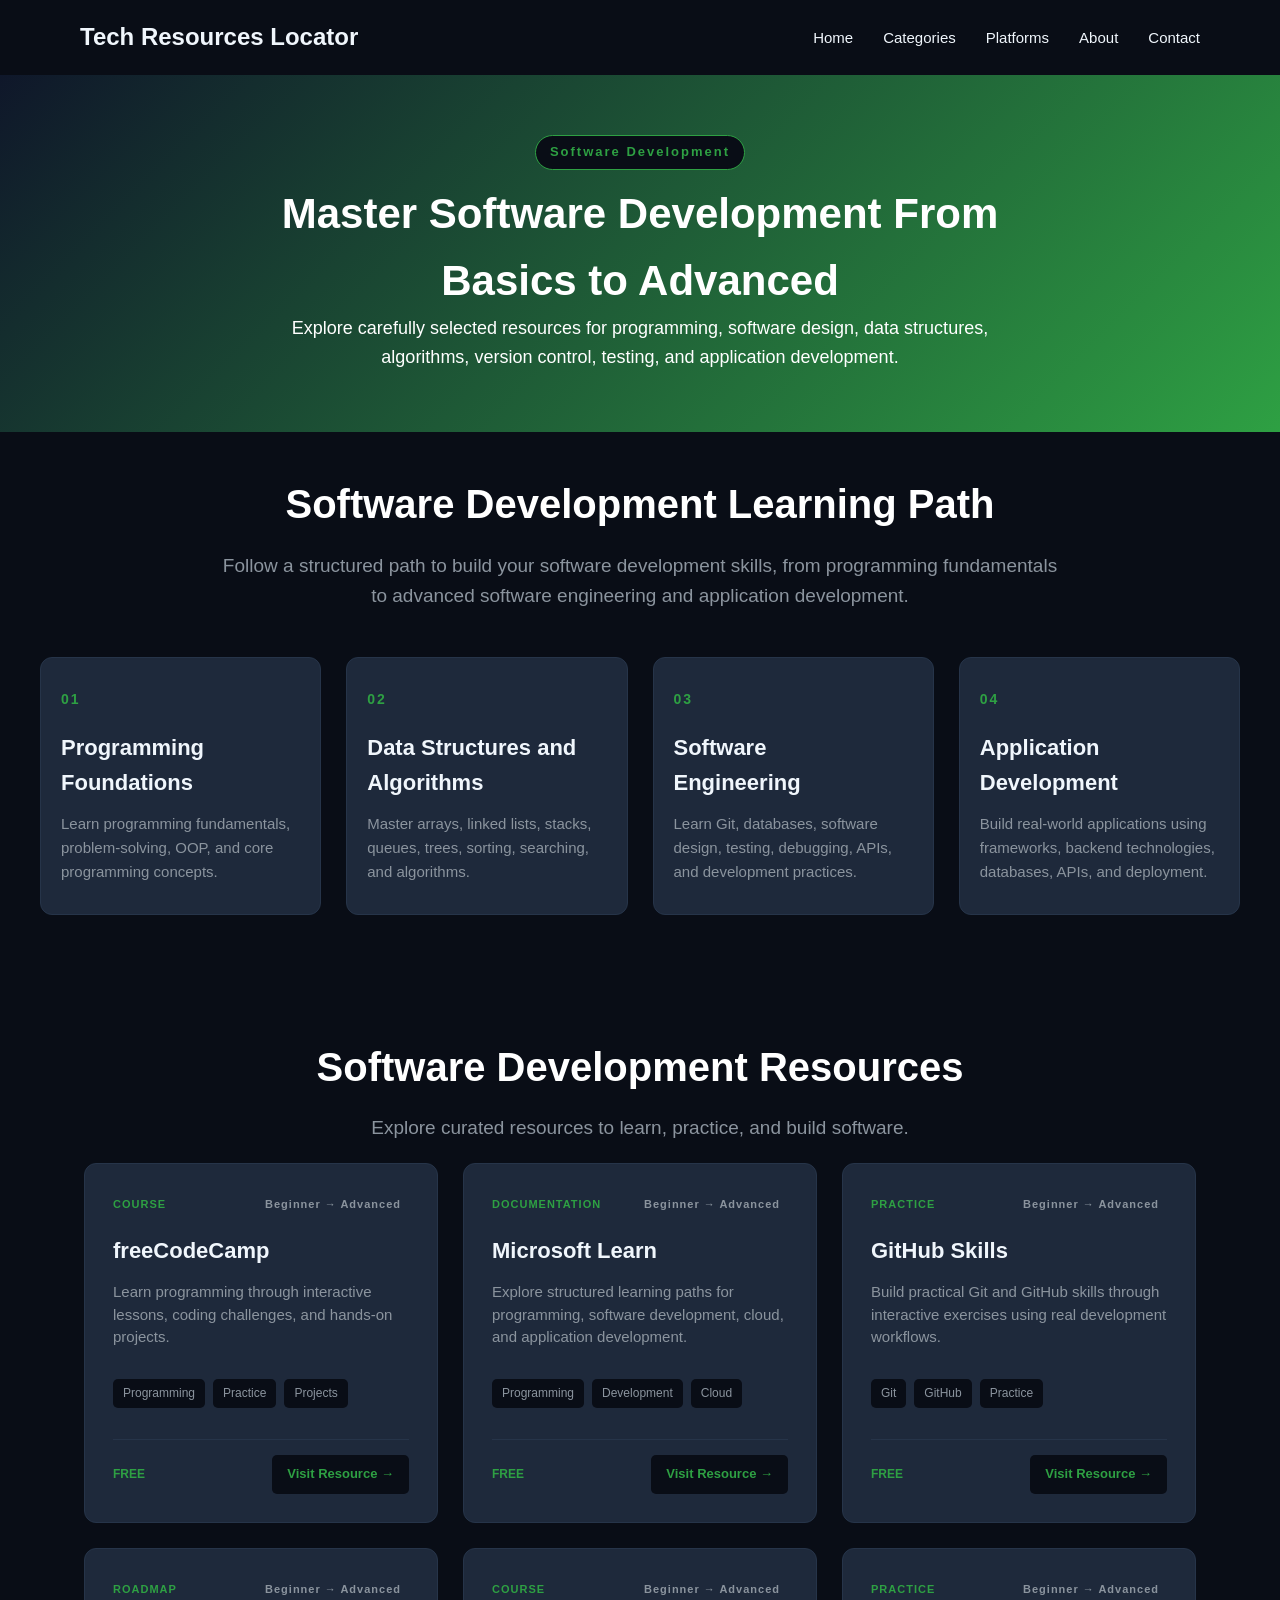
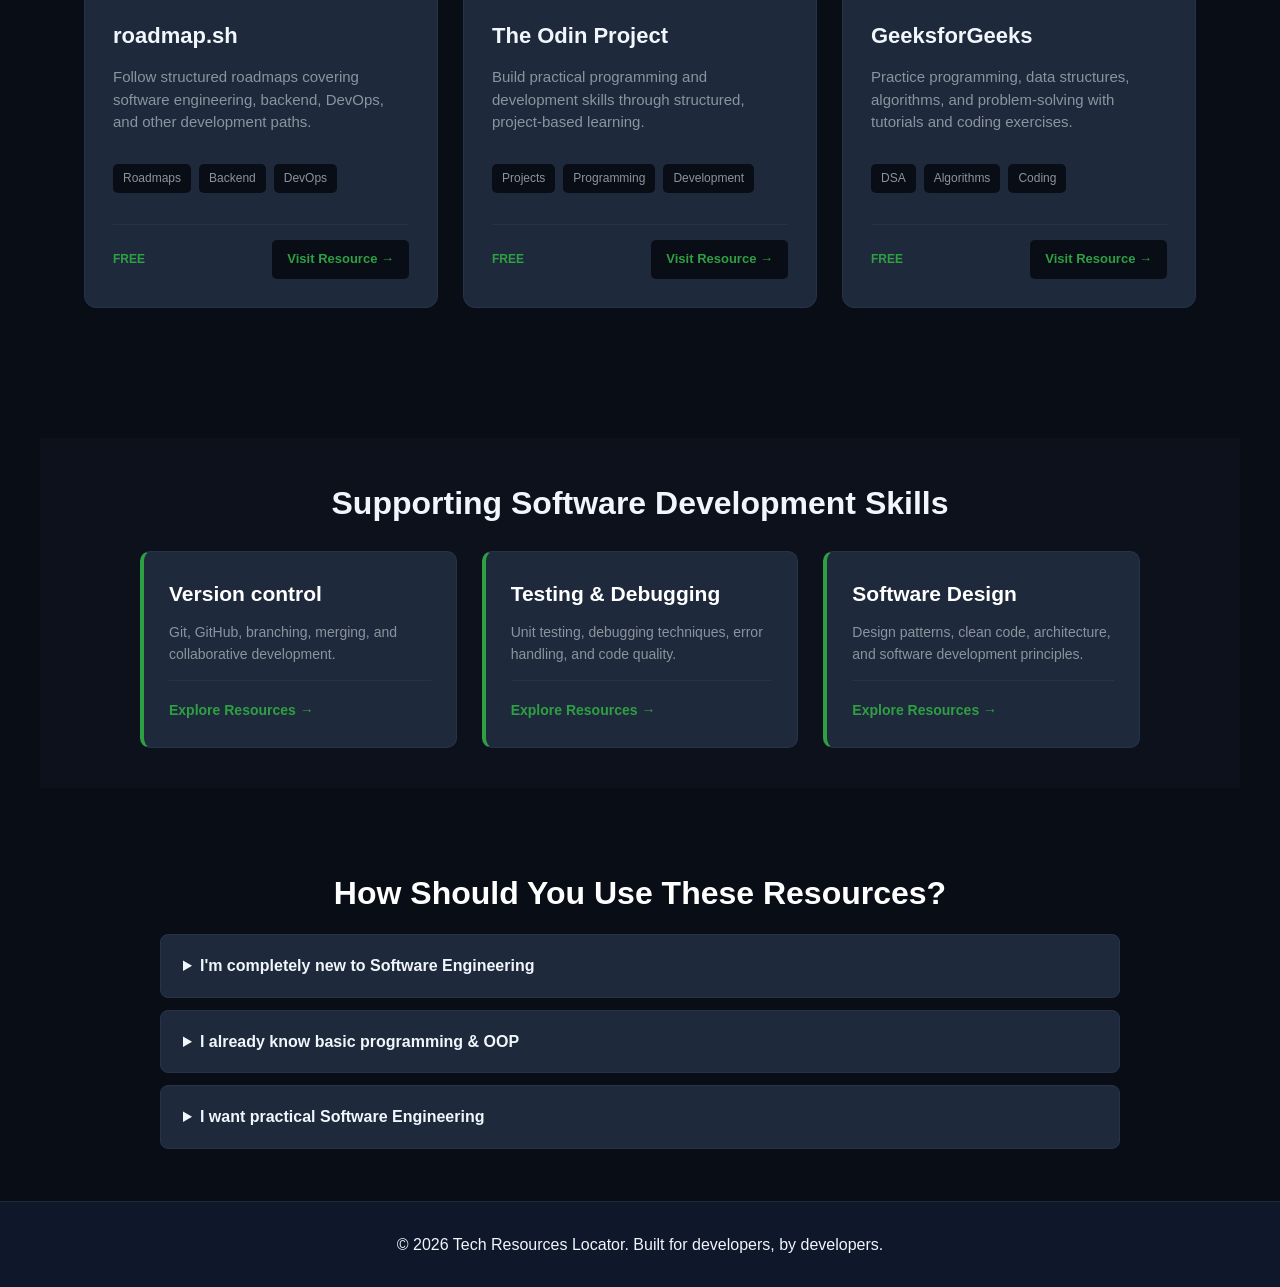
<file: Software.html>
<!doctype html>
<html lang="en">
  <head>
    <meta charset="UTF-8" />
    <meta name="viewport" content="width=device-width, initial-scale=1.0" />
    <title>Software Development</title>
    <link rel="stylesheet" href="style.css" />
    
    </head>
    <body>
          <nav>
      <h1 id="nav-heading">Tech Resources Locator</h1>

      <div class="nav-menu">
        <a href="index.html">Home</a>
        <a href="categories.html">Categories</a>
        <a href="platforms.html">Platforms</a>
        <a href="about.html">About</a>
        <a href="contact.html">Contact</a>
      </div>
    </nav>
    <div class="software-container">
        <span id="software-label">Software Development</span>
        <h2>Master Software Development From <br> Basics to Advanced</h2>
        <p>Explore carefully selected resources for programming, software design, data structures,<br> algorithms, version control, testing, and application development.</p>
    </div>
    <div class="software-learning">
        <h1>Software Development Learning Path</h1>
        <p>Follow a structured path to build your software development skills, from programming fundamentals<br> to advanced software engineering and application development.</p>
       
        
            <div class="software-p1">
                <div class="software-path">
                <span class="path-number">01</span>
                <h1>Programming Foundations</h1>
                
                <p> Learn programming fundamentals, problem-solving, OOP, and core programming concepts.</p>

            </div>

            <div class="software-path">
                <span class="path-number">02</span>
                <h1>Data Structures and Algorithms</h1>
                <p>Master arrays, linked lists, stacks, queues, trees, sorting, searching, and algorithms.</p>
            </div>
          
             <div class="software-path">
                <span class="path-number">03</span>
                <h1>Software <br>Engineering</h1>
                <p>Learn Git, databases, software design, testing, debugging, APIs, and development practices.</p>
            </div>

            <div class="software-path">
                <span class="path-number">04</span>
               <h1>Application Development</h1>
               <p>Build real-world applications using frameworks, backend technologies, databases, APIs, and deployment.</p>
            </div>
        </div>
    </div>
      
  
    <div class="resources-section">
        <div class="resource-heading">
        <h1> Software Development Resources</h1>
        <p>Explore curated resources to learn, practice, and build software.</p>
</div>
        
         <div class="resource-cards">

        <div class="resource-card">
            <div class="resource-top">
                <span class="resource-type">COURSE</span>
                <span class="resource-level">Beginner → Advanced </span>
            </div>

            <h1>freeCodeCamp</h1>
            <p>Learn programming through interactive lessons, coding challenges, and hands-on projects.</p>
            <div class="resource-tag">
                <span>Programming</span>
                <span>Practice</span>
                <span>Projects</span>
            </div>

            <div class="resource-footer">
                <span class="cost">FREE</span>
                 <a href="https://www.freecodecamp.org/" target="_blank" rel="noopener noreferrer"
                class="resource-button">
                Visit Resource →
              </a>
            </div>
        </div>


        <div class="resource-card">
            <div class="resource-top">
                <span class="resource-type">DOCUMENTATION</span>
                <span class="resource-level">Beginner → Advanced </span>
            </div>

            <h1>Microsoft Learn</h1>
            <p>Explore structured learning paths for programming, software development, cloud, and application development.</p>
            <div class="resource-tag">
                <span>Programming</span>
                <span>Development</span>
                <span>Cloud</span>
            </div>

            <div class="resource-footer">
                <span class="cost">FREE</span>
                 <a href="https://learn.microsoft.com/en-us/training/career-paths/developer" target="_blank" rel="noopener noreferrer"
                class="resource-button">
                Visit Resource →
              </a>
            </div>
        </div>

     <div class="resource-card">
            <div class="resource-top">
                <span class="resource-type">PRACTICE</span>
                <span class="resource-level">Beginner → Advanced </span>
            </div>

            <h1>GitHub Skills</h1>
            <p>Build practical Git and GitHub skills through interactive exercises using real development workflows.</p>
            <div class="resource-tag">
                <span>Git</span>
                <span>GitHub</span>
                <span>Practice</span>
            </div>

            <div class="resource-footer">
                <span class="cost">FREE</span>
                 <a href="https://github.com/SKILLS" target="_blank" rel="noopener noreferrer"
                class="resource-button">
                Visit Resource →
              </a>
            </div>
        </div>


         <div class="resource-card">
            <div class="resource-top">
                <span class="resource-type">ROADMAP</span>
                <span class="resource-level">Beginner → Advanced </span>
            </div>

            <h1>roadmap.sh</h1>
            <p>Follow structured roadmaps covering software engineering, backend, DevOps, and other development paths.</p>
            <div class="resource-tag">
                <span>Roadmaps</span>
                <span>Backend</span>
                <span>DevOps</span>
            </div>

            <div class="resource-footer">
                <span class="cost">FREE</span>
                 <a href="https://roadmap.sh/" target="_blank" rel="noopener noreferrer"
                class="resource-button">
                Visit Resource →
              </a>
            </div>
        </div>

         <div class="resource-card">
            <div class="resource-top">
                <span class="resource-type">COURSE</span>
                <span class="resource-level">Beginner → Advanced </span>
            </div>

            <h1>The Odin Project</h1>
            <p>Build practical programming and development skills through structured, project-based learning.</p>
            <div class="resource-tag">
                <span>Projects</span>
                <span>Programming</span>
                <span>Development</span>
            </div>

            <div class="resource-footer">
                <span class="cost">FREE</span>
                 <a href="https://www.theodinproject.com/" target="_blank" rel="noopener noreferrer"
                class="resource-button">
                Visit Resource →
              </a>
            </div>
        </div>

        <div class="resource-card">
            <div class="resource-top">
                <span class="resource-type">PRACTICE</span>
                <span class="resource-level">Beginner → Advanced </span>
            </div>

            <h1>GeeksforGeeks</h1>
            <p>Practice programming, data structures, algorithms, and problem-solving with tutorials and coding exercises.</p>
            <div class="resource-tag">
                <span>DSA</span>
                <span>Algorithms</span>
                <span>Coding</span>
            </div>

            <div class="resource-footer">
                <span class="cost">FREE</span>
                 <a href="https://www.geeksforgeeks.org/" target="_blank" rel="noopener noreferrer"
                class="resource-button">
                Visit Resource →
              </a>
            </div>
        </div>
</div>
    </div>
    

    <div class="supporting-skills">
        <div class="skills-heading">
          <h1>Supporting Software Development Skills</h1>
          </div>

          <div class="support-grid">
          <div class="support-card">
            <h2>Version control</h2>
            <p>Git, GitHub, branching, merging, and collaborative development.</p>
              <a href="https://learn.github.com/" target="_blank" rel="noopener noreferrer" class="open-section">
              Explore Resources →
            </a>  
            </div>

            <div class="support-card">
            <h2>Testing & Debugging</h2>
            <p>Unit testing, debugging techniques, error handling, and code quality.</p>
              <a href="https://www.geeksforgeeks.org/software-testing/software-testing-basics/" target="_blank" rel="noopener noreferrer" class="open-section">
              Explore Resources →
            </a>  
            </div>

            <div class="support-card">
            <h2>Software Design</h2>
            <p>Design patterns, clean code, architecture, and software development principles.</p>
              <a href="https://refactoring.guru/" target="_blank" rel="noopener noreferrer" class="open-section">
              Explore Resources →
            </a>  
            </div>
</div>
</div>
        <div class="resource-guide">
            <h1>How Should You Use These Resources?</h1>
            <details>
              <summary>I'm completely new to Software Engineering</summary>
              <p>Start with core programming fundamentals using a beginner-friendly language like Python or Java. Learn basic computer science concepts, object-oriented programming (OOP), data structures
                , and simple algorithms to build a strong analytical foundation.</p>
            </details>
            <details>
              <summary>I already know basic programming & OOP</summary>
              <p>Focus on Data Structures & Algorithms (DSA), Version Control with Git/GitHub, software design principles (like SOLID), and relational databases (SQL). Begin solving problem sets on platforms like LeetCode and building 
                command-line or desktop apps to solidify your problem-solving skills.</p>
            </details>
            
            <details>
              <summary>I want practical Software Engineering
              </summary>
              <p>Prioritize real-world application design and system architecture. Build end-to-end applications, write unit and integration tests, practice writing clean code, set up CI/CD pipelines, and deploy your software using cloud platforms or containerization tools like Docker. 
                Gradually move toward scalable, full-stack or backend microservice systems.</p>
            </details>
          </div>
</div>
          <footer>
            <p>
          &copy; 2026 Tech Resources Locator. Built for developers, by
          developers.
        </p>
          </footer>
    </body>
    </html>
</file>
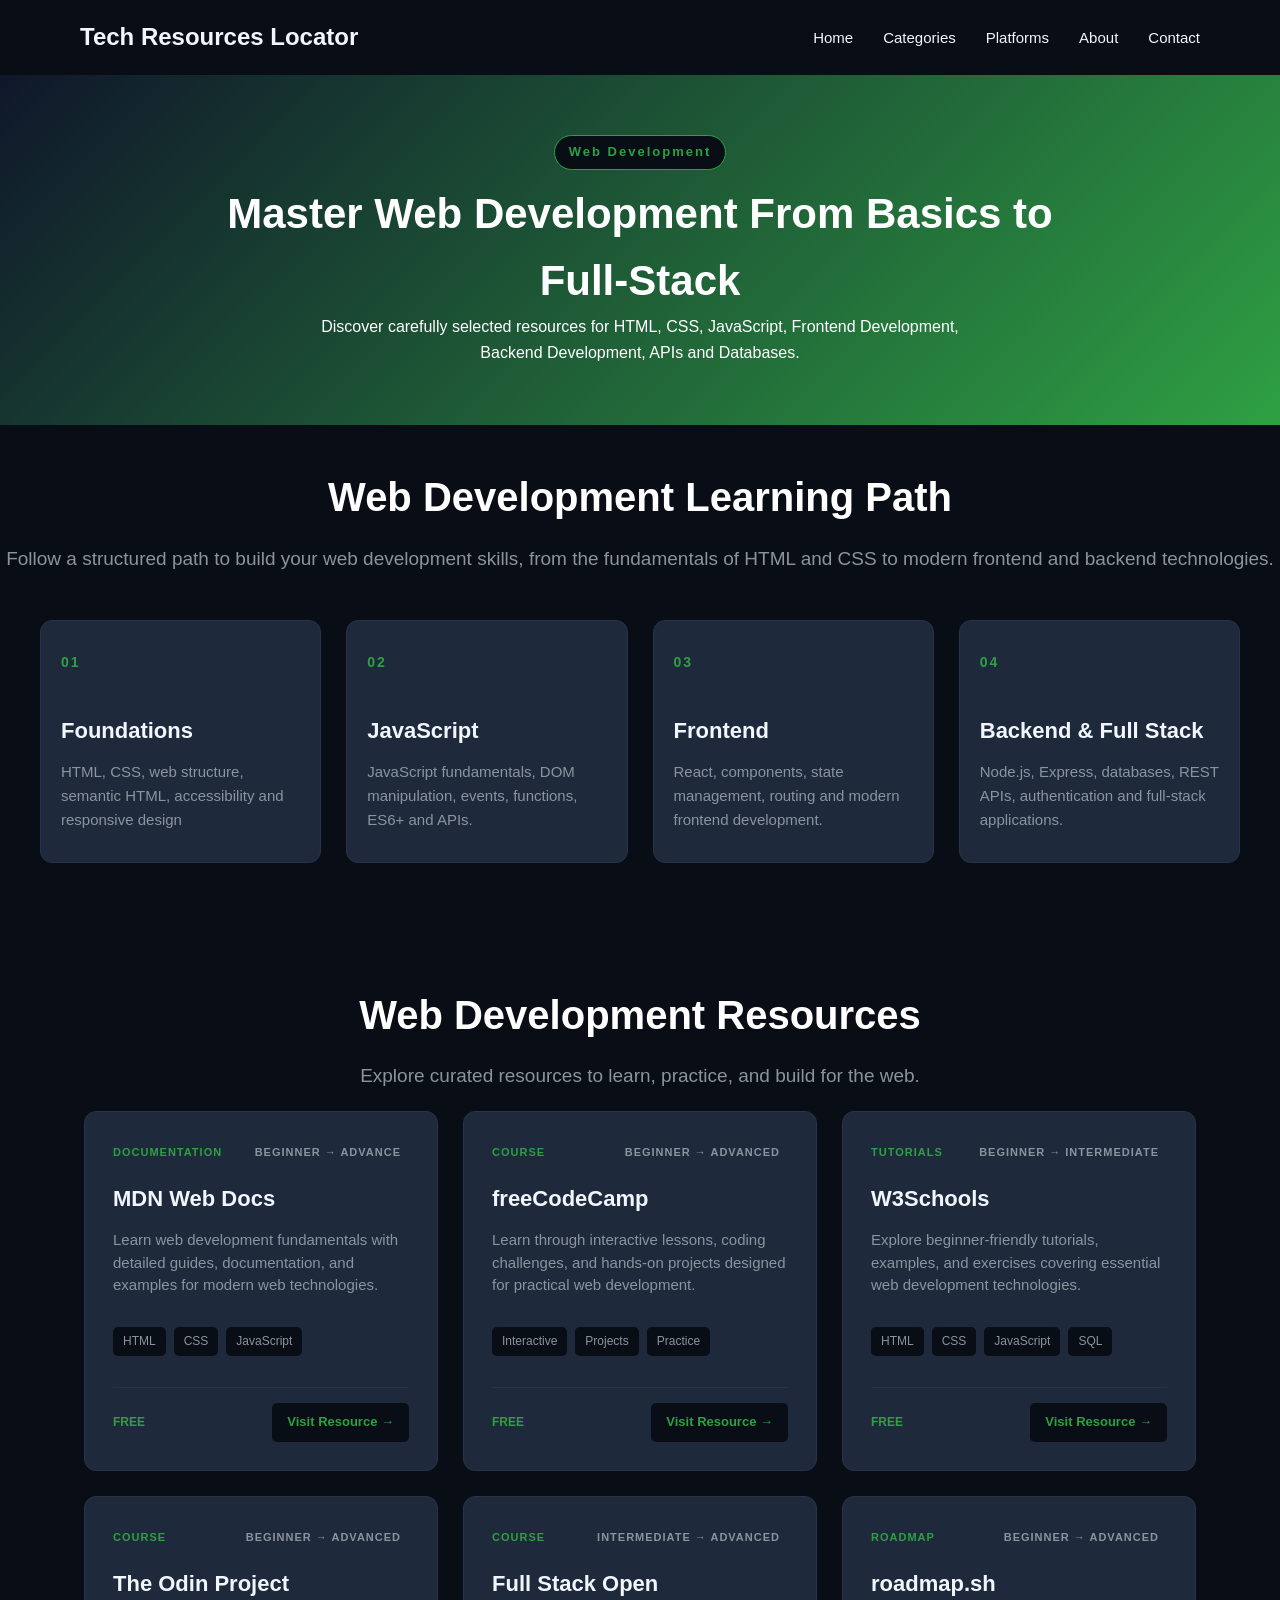
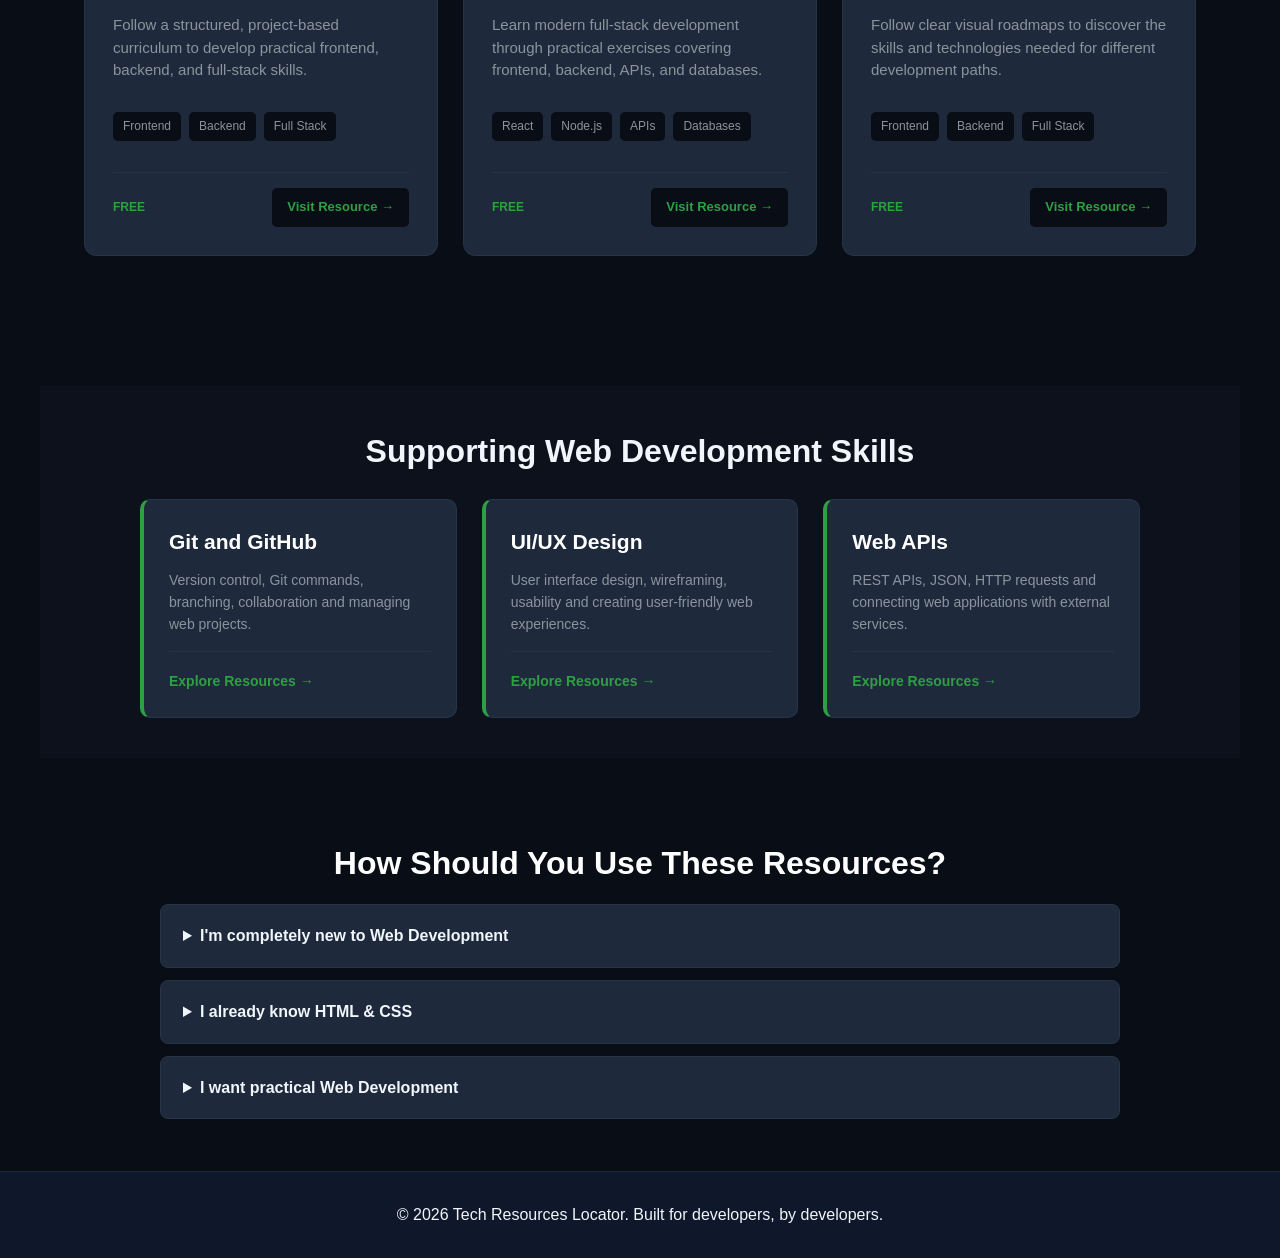
<file: Web.html>
<!doctype html>
<html lang="en">
  <head>
    <meta charset="UTF-8" />
    <meta name="viewport" content="width=device-width, initial-scale=1.0" />
    <title>Web Development</title>
    <link rel="stylesheet" href="style.css" />
    
    </head>
    <body>
        <nav>
      <h1 id="nav-heading">Tech Resources Locator</h1>

      <div class="nav-menu">
        <a href="index.html">Home</a>
        <a href="categories.html">Categories</a>
        <a href="platforms.html">Platforms</a>
        <a href="about.html">About</a>
        <a href="contact.html">Contact</a>
      </div>
    </nav>
    <div class="web-container">
       <span id="web-label">Web Development</span>
        <h2>Master Web Development From Basics to<br>Full-Stack</h2>
        <p>Discover carefully selected resources for HTML, CSS, JavaScript, Frontend Development,<br> Backend Development, APIs and Databases.</p>

        </div>
        
         <div class="web-learning">
          <h1>Web Development Learning Path</h1>
          <p>Follow a structured path to build your web development skills, from the fundamentals of HTML and CSS to modern frontend and backend technologies.</p>
        <div class="web-p1">
       <div class="web-path">
        <span class="path-number">01</span>
            <h1>Foundations</h1>
            <p>HTML, CSS, web structure,
               semantic HTML, accessibility and responsive design</p>
          </div>

          <div class="web-path">
             <span class="path-number">02</span>
            <h1>JavaScript</h1>
            <p>JavaScript fundamentals, DOM manipulation, events, functions, ES6+ and APIs.</p>
          </div>

          <div class="web-path">
             <span class="path-number">03</span>
            <h1>Frontend</h1>
            <p>React, components, state management, routing and modern frontend development.</p>
          </div>

          <div class="web-path">
             <span class="path-number">04</span>
            <h1>Backend & Full Stack</h1>
            <p>Node.js, Express, databases, REST APIs, authentication and full-stack applications.</p>
          </div>
        </div>
        </div>


       

        <div class="resources-section">
          <div class="resource-heading">
          <h1>Web Development Resources</h1>
          <p>Explore curated resources to learn, practice, and build for the web.</p>
          </div>
          <div class="resource-cards">
          <div class="resource-card">
            <div class="resource-top">
             <span class="resource-type">DOCUMENTATION   </span>

              <span class="resource-level"> BEGINNER → ADVANCE </span>

              </div>

            <h1>MDN Web Docs</h1>
            <p>Learn web development fundamentals with detailed guides, documentation, and examples for modern web technologies.</p>
            
            <div class="resource-tag">
              <span>HTML</span>
              <span>CSS</span>
              <span>JavaScript</span>
            </div>

            <div class="resource-footer">
              <span class="cost"> FREE</span>
              <a href="https://developer.mozilla.org/en-US/" target="_blank" rel="noopener noreferrer"
                class="resource-button">
                Visit Resource →
              </a>
            </div>
          </div>
        

        <div class="resource-card">
           <div class="resource-top">
           <span class="resource-type"> COURSE  </span>
           <span class="resource-level"> BEGINNER → ADVANCED </span>
             </div>

           <h1>freeCodeCamp</h1>
            <p>Learn through interactive lessons, coding challenges, and hands-on projects designed for practical web development.</p>
          
            <div class="resource-tag">
              <span>Interactive</span>
              <span>Projects</span>
              <span>Practice</span>
            </div>

            <div class="resource-footer">
              <span class="cost"> FREE</span>
              
              <a href="https://www.freecodecamp.org/" target="_blank" rel="noopener noreferrer"
                class="resource-button">
                Visit Resource →
              </a>
              
            </div>

        </div>
         
        <div class="resource-card">
          <div class="resource-top">
           <span class="resource-type"> TUTORIALS  </span>
           <span class="resource-level"> BEGINNER → INTERMEDIATE </span>
            </div>
            <h1>W3Schools</h1>
            <p>Explore beginner-friendly tutorials, examples, and exercises covering essential web development technologies.</p>
        
              <div class="resource-tag">
              <span>HTML</span>
              <span>CSS</span>
              <span>JavaScript</span>
              <span>SQL</span>
            </div>

            <div class="resource-footer">
              <span class="cost"> FREE</span>
              <a href="https://www.w3schools.com/" target="_blank" rel="noopener noreferrer"
                class="resource-button">
                Visit Resource →
              </a>
             
              
            </div>

        </div>


        <div class="resource-card">
          <div class="resource-top">
           <span class="resource-type"> COURSE  </span>
            <span class="resource-level"> BEGINNER → ADVANCED</span>
           
             </div>

            <h1>The Odin Project</h1>
            <p>Follow a structured, project-based curriculum to develop practical frontend, backend, and full-stack skills.</p>
         
             <div class="resource-tag">
              <span>Frontend</span>
              <span>Backend</span>
              <span>Full Stack</span>
              
            </div>

            <div class="resource-footer">
              <span class="cost"> FREE</span>
              <a href="https://www.theodinproject.com/" target="_blank" rel="noopener noreferrer"
                class="resource-button">
                Visit Resource →
              </a>
             
             
            </div>

         </div> 
       


          <div class="resource-card">
            <div class="resource-top">
            <span class="resource-type">COURSE   </span>
            <span class="resource-level"> INTERMEDIATE → ADVANCED</span>
             </div>
            <h1>Full Stack Open</h1>
            <p>Learn modern full-stack development through practical exercises covering frontend, backend, APIs, and databases.</p>
          <div class="resource-tag">
              <span>React</span>
              <span>Node.js</span>
              <span>APIs</span>
              <span>Databases</span>
            </div>

          <div class="resource-footer">
              <span class="cost"> FREE</span>

              <a href="https://fullstackopen.com/en/" target="_blank" rel="noopener noreferrer"
                class="resource-button">
                Visit Resource →
              </a>
             
              
            </div>
          
          </div>
     


          <div class="resource-card">
            <div class="resource-top">
              <span class="resource-type">ROADMAP   </span>
            <span class="resource-level"> BEGINNER → ADVANCED</span>
             </div>
            <h1>roadmap.sh</h1>
            <p>Follow clear visual roadmaps to discover the skills and technologies needed for different development paths.</p>
          <div class="resource-tag">
              <span>Frontend</span>
              <span>Backend</span>
              <span>Full Stack</span>
              
            </div>
            <div class="resource-footer">
              <span class="cost"> FREE</span>
              <a href="https://roadmap.sh/" target="_blank" rel="noopener noreferrer"
                class="resource-button">
                Visit Resource →
              </a>
             
              
            </div>
          </div>
        
        </div>
        </div>
     

        <div class="supporting-skills">
          <div class="skills-heading">
          <h1>Supporting Web Development Skills </h1>
          </div>
          <div class="support-grid">
          <div class="support-card">
            <h2>Git and GitHub</h2>
            <p>Version control, Git commands, branching,
              collaboration and managing web projects.</p>
              <a href="https://git-scm.com/docs" target="_blank" rel="noopener noreferrer" class="open-section">
              Explore Resources →
            </a>  
            </div>
          
          <div class="support-card">
            <h2>UI/UX Design</h2>
            <p>User interface design, wireframing, usability and 
              creating user-friendly web experiences.</p>
          
                <a href="https://help.figma.com/hc/en-us/categories/23557013073047-Courses-tutorials-projects" target="_blank" rel="noopener noreferrer" class="open-section">
              Explore Resources →
            </a>  
            </div>
            
            <div class="support-card">
              <h2>Web APIs</h2>
              <p>REST APIs, JSON, HTTP requests 
                and connecting web applications with external services.</p>

                <a href="https://developer.mozilla.org/en-US/docs/Web/API" target="_blank" rel="noopener noreferrer" class="open-section">
              Explore Resources →
            </a>  
           </div>
            </div>
            </div>
          
        
          <div class="resource-guide">
            <h1>How Should You Use These Resources?</h1>
            <details>
              <summary>I'm completely new to Web Development</summary>
              <p>Start with HTML to learn the structure of web pages, then move to CSS for styling and responsive layouts. After that, 
                learn JavaScript to add interactivity and dynamic features.</p>
            </details>
            <details>
              <summary>I already know HTML & CSS</summary>
              <p>Focus on JavaScript, DOM manipulation, APIs, and Git/GitHub.
            Then start building small projects to strengthen your practical
            skills and gradually move toward frontend frameworks.</p>
            </details>
            
            <details>
              <summary>I want practical Web Development
              </summary>
              <p>Prioritize project-based learning. Build responsive websites,
            work with APIs, practice Git and GitHub, and deploy your projects
            online. Gradually move toward larger full-stack projects.</p>
            </details>
          </div>
          <footer>
            <p>
          &copy; 2026 Tech Resources Locator. Built for developers, by
          developers.
        </p>
          </footer>
    </body>
        
    
    </html>
</file>
<file: index_style.css>
* {
  background-color: #090d16;
  margin: 0;
  padding: 0;
  box-sizing: border-box;
  color: #f0f6fc;
}

body {
  font-family: Arial, Helvetica, sans-serif;
}

nav {
  display: flex;
  justify-content: space-between;
  align-items: center;
  padding: 20px 80px;
}

.nav-menu {
  display: flex;
  gap: 30px;
}

.nav-menu a {
  text-decoration: none;
  font-weight: 500;
}

.nav-menu a:hover {
  color: #2563eb;
}

.home-hero {
  text-align: center;
  padding: 80px 20px;
  background: linear-gradient(135deg, #0f172a, #2ea043);
  color: white;
}

.home-hero h1 {
  font-size: 48px;
  margin-bottom: 20px;
  background-color: transparent !important;
}

.home-hero p {
  font-size: 20px;
  margin-bottom: 30px;
  background-color: transparent !important;
}

.cta-button {
  background-color: #090d16;
  color: #2ea043;
  padding: 12px 30px;
  text-decoration: none;
  font-weight: bold;
  border-radius: 5px;
  transition:
    background-color 0.3s,
    color 0.3s;
  display: inline-block;
}

.cta-button:hover {
  background-color: #2ea043;
  color: white;
}

/* ==========================================================
   MAIN DISPLAY / FEATURES SECTION
   ========================================================== */
.features-section {
  padding: 60px 20px;
  text-align: center;
}

.section-title {
  font-size: 36px;
  margin-bottom: 40px;
  color: #f0f6fc;
}

.features-grid {
  display: flex;
  flex-wrap: wrap;
  justify-content: center;
  gap: 30px;
  max-width: 1200px;
  margin: 0 auto;
}

.feature-card {
  background-color: #1e293b;
  color: #f0f6fc;
  flex: 1;
  min-width: 250px;
  max-width: 350px;
  padding: 30px 20px;
  border-radius: 12px;
  box-shadow: 0 4px 8px rgba(0, 0, 0, 0.2);
  transition:
    transform 0.3s,
    box-shadow 0.3s,
    background-color 0.3s;
}

.feature-card:hover {
  background-color: #243248;
  transform: translateY(-5px);
  box-shadow: 0 8px 16px rgba(0, 0, 0, 0.3);
}

.feature-icon {
  font-size: 48px;
  margin-bottom: 20px;
  background-color: transparent !important;
}

.feature-card h3 {
  font-size: 22px;
  color: #2ea043;
  margin-bottom: 15px;
  background-color: transparent !important;
}

.feature-card p {
  font-size: 16px;
  line-height: 1.5;
  background-color: transparent !important;
}

/* ==========================================================
   TRENDING RESOURCES SECTION
   ========================================================== */
.trending-section {
  padding: 60px 20px;
  background-color: #090d16;
}

.trending-list {
  max-width: 800px;
  margin: 0 auto;
  display: flex;
  flex-direction: column;
  gap: 15px;
}

.trending-item {
  background-color: #1e293b;
  display: flex;
  justify-content: space-between;
  align-items: center;
  padding: 20px 25px;
  border-radius: 8px;
  border-left: 5px solid #2ea043;
  transition:
    transform 0.2s,
    background-color 0.2s;
}

.trending-item:hover {
  transform: translateX(5px);
  background-color: #243248;
}

.item-info {
  background-color: transparent !important;
}

.item-info h4 {
  font-size: 18px;
  color: #f0f6fc;
  margin-bottom: 5px;
  background-color: transparent !important;
}

.item-info p {
  font-size: 14px;
  color: #8b949e;
  background-color: transparent !important;
}

.item-link {
  color: #2ea043;
  text-decoration: none;
  font-weight: bold;
  font-size: 15px;
  transition: color 0.2s;
  background-color: transparent !important;
}

.item-link:hover {
  color: #f0f6fc;
}

/* ==========================================================
   BOTTOM CTA SECTION
   ========================================================== */
.bottom-cta {
  text-align: center;
  padding: 70px 20px;
  background-color: #1e293b;
  margin: 60px auto 40px auto;
  max-width: 1000px;
  border-radius: 16px;
  box-shadow: 0 4px 15px rgba(0, 0, 0, 0.3);
}

.bottom-cta h2 {
  font-size: 32px;
  color: #f0f6fc;
  margin-bottom: 15px;
  background-color: transparent !important;
}

.bottom-cta p {
  font-size: 18px;
  color: #8b949e;
  margin-bottom: 30px;
  max-width: 600px;
  margin-left: auto;
  margin-right: auto;
  background-color: transparent !important;
}

/* ==========================================================
   FOOTER
   ========================================================== */
.home-footer {
  text-align: center;
  padding: 30px 20px;
  border-top: 1px solid #1e293b;
  margin-top: 40px;
  color: #8b949e;
}

/* ==========================================================
   SUBMIT A RESOURCE CTA BANNER
   ========================================================== */

.submit-cta-banner {
  max-width: 1000px;
  margin: 60px auto 40px auto;
  padding: 35px 40px;

  display: flex;
  justify-content: space-between;
  align-items: center;
  gap: 30px;

  background-color: #1e293b;
  border: 1px solid #2ea043;
  border-radius: 12px;

  box-shadow: 0 4px 15px rgba(0, 0, 0, 0.3);
}

.cta-content {
  background-color: transparent !important;
}

.cta-content h2 {
  font-size: 28px;
  color: #f0f6fc;
  margin-bottom: 10px;
  background-color: transparent !important;
}

.cta-content p {
  max-width: 650px;
  font-size: 16px;
  line-height: 1.6;
  color: #8b949e;
  background-color: transparent !important;
}

.cta-action {
  background-color: transparent !important;
  flex-shrink: 0;
}

.btn-submit-solid {
  display: inline-block;

  padding: 12px 24px;

  background-color: #2ea043;
  color: #ffffff;

  text-decoration: none;
  font-weight: bold;
  font-size: 15px;

  border-radius: 6px;

  transition:
    background-color 0.3s ease,
    transform 0.3s ease,
    box-shadow 0.3s ease;
}

.btn-submit-solid:hover {
  background-color: #238636;
  color: #ffffff;

  transform: translateY(-2px);

  box-shadow: 0 5px 15px rgba(46, 160, 67, 0.3);
}

/* ==========================================================
   RESPONSIVE CTA
   ========================================================== */

@media (max-width: 768px) {
  .submit-cta-banner {
    margin: 40px 20px;
    padding: 30px 25px;

    flex-direction: column;
    text-align: center;
  }

  .cta-content p {
    margin: 0 auto;
  }

  .cta-action {
    width: 100%;
  }

  .btn-submit-solid {
    width: 100%;
    text-align: center;
  }
}
</file>
<file: style.css>
/* ==========================================================
   Eshal Naeem
   ========================================================== */

   /* ==========================================================
      GLOBAL STYLES
    ========================================================== */
* {
  margin: 0;
  padding: 0;
  box-sizing: border-box;
}

body {
  background-color: #090d16;
  font-family: Arial, Helvetica, sans-serif;
}

/* ==========================================================
 NAVIGATION
  ========================================================== */

  nav {
  display: flex;
  height: 75px;
  justify-content: space-between;

  align-items: center;

  padding: 20px 80px;
  font-family: Arial, Helvetica, sans-serif;
}

.nav-menu {
  display: flex;

  gap: 30px;
}

.nav-menu a {
  text-decoration: none;

  color: #f0f6fc;

  font-weight: 500;
}

.nav-menu a:hover {
  color: #2563eb;
}

/* ========================================================== 
   ABOUT PAGE
   ========================================================== */

   .about-card {
  display: flex;
  justify-content: center;
  align-items: center;
}

.about-container {
  padding: 15px;
  margin: 10px;
  border-radius: 5px;
  width: 800px;
  height: 350px;
  background-color: #1e293b;
  margin-bottom: 70px;
  border-radius: 24px;
  margin-top: 70px;
}

.about-card h1 {
  font-size: 25px;
  text-align: center;
  font-weight: bold;

  color: #2ea043;
}
.about-card h2 {
  font-size: 50px;
  text-align: center;
  font-weight: bold;

  color: #f0f6fc;
}

.about-card p {
  text-align: center;
  font-size: 20px;

  color: #f0f6fc;
}

/* ========================================================== 
   ABOUT HERO
   ========================================================== */
  .about-hero,
   .contact-hero, 
   .web-container, 
   .software-container{
  background: linear-gradient(135deg, #0f172a, #2ea043);
  color: white;
  padding: 60px 20px;
  text-align: center;
}
.about-hero h1 {
  font-size: 48px;
  margin-bottom: 20px;
}
.about-hero p {
  font-size: 20px;
  line-height: 1.6;
  font-weight: bold;
}
  /* ========================================================== 
   Project Team Section
   ========================================================== */
.project-team {
  display: flex;
  justify-content: center;
  align-items: center;
  gap: 30px;
  margin-bottom: 40px;
}
.team-member {
  padding: 15px;
  margin: 10px;
  border-radius: 5px;
  width: 400px;
  border: 1px solid #263449;
  height: 400px;
  background-color: #1e293b;
  border-radius: 24px;
}
.team-member:hover {
  background-color: #243248;
  border-color: #2ea043;
  transition:
    transform 0.3s,
    box-shadow 0.3s background-color 0.1s;
 
    transform: translateY(-6px);
  box-shadow: 0 8px 16px rgba(0, 0, 0, 0.3);
}

.team-member h2 {
  font-size: 25px;
  text-align: center;
  font-weight: bold;

  color: #f0f6fc;
}
.team-member h3 {
  font-size: 20px;
  text-align: center;
  font-weight: bold;

  color: #2ea043;
}
.team-member p {
  text-align: center;

  color: #f0f6fc;
}
/* ========================================================== 
   PROFILE ICONS
   ========================================================== */

   .profile-icon {
  width: 110px;
  height: 110px;
  border-radius: 50%;
  display: flex;
  justify-content: center;
  align-items: center;
  margin: 0 auto 20px;
  border: 4px solid white;
  box-shadow: 0 2px 8px rgba(0, 0, 0, 0.15);
}

.profile-icon i {
  font-size: 42px;
  color: #2ea043;
}
.project-team-heading h1 {
  font-size: 40px;
  text-align: center;
  flex-direction: row;
  font-weight: bold;

  color: #f0f6fc;
}
.project-team-heading h2 {
  display: flex;
  justify-content: center;
  align-items: center;
  margin-bottom: 30px;
  color: #2ea043;
}

.icon i,
.email i {
  font-size: 24px;
  color: #2ea043;
}


.social-icons {
  border-top: 1px solid #263449;
   padding-top:15px;
  display: flex;
  justify-content: center;
  align-items: center;
  margin-top: 20px;
  gap: 20px;
}

.icon i:hover,
.email i:hover {
  color: grey;
}

/* ==========================================================
   CONTACT PAGE
   ==========================================================*/
.contact-hero {
 
  padding: 60px 20px;
  
}
.contact-hero h1 {
  font-size: 36px;
  font-weight: bold;
  color: #f0f6fc;
  text-align: center;
  margin-bottom: 10px;
}
.contact-hero p {
  font-size: 22px;
  color: #f0f6fc;
  text-align: center;
  font-weight: bold;
}

.container {
  width: 100%;
  padding: 60px 20px;
  flex-direction: column;
  display: block;
  background-color: #090d16;
  color: #2ea043;
  font-weight: bold;
}
.contact-container {
  display: flex;
  justify-content: center;
  align-items: flex-start;
  gap: 40px;
  width: 100%;
  flex-wrap: nowrap;
}

/* Contact Form*/

.contact-form {
  max-width: 550px;
  width: 60%;

  background: white;
  padding: 30px;
  border-radius: 20px;
  box-sizing: border-box;
}
.contact-form form {
  display: flex;
  flex-direction: column;
  gap: 18px;
}

.contact-form label {
  font-weight: bold;
  color: #2ea043;
  text-transform: uppercase;
}

.contact-form input,
.contact-form textarea {
  width: 100%;
  padding: 12px;
  border: 1px solid #ccc;
  border-radius: 8px;
  box-sizing: border-box;
  color: #2ea043;
  font-size: 16px;
}

.contact-form button {
  padding: 20px;
  border-radius: 5px;
  color: #2ea043;
  cursor: pointer;
  font-weight: bold;
  text-transform: uppercase;
  border: 2px solid #ccc;
  font-size: 18px;

  transition:
    background-color 0.3s,
    color 0.3s;
    
}
.contact-form button:hover {
  background-color: #2ea043;
  color: white;
  
}

/* Contact Right Side */

.contact-right {
  display: flex;
  flex-direction: column;
  gap: 26px;
  width: 40%;
  max-width: 400px;
}

.contact-info {
  width: 450px;
  padding: 30px;
  background-color: #1e293b;
  color: #f0f6fc;
  border-radius: 20px;
  box-sizing: border-box;
}
.contact-info h2 {
  font-size: 24px;
  margin-bottom: 10px;
  text-align: center;
}
.contact-info p {
  font-size: 16px;
  text-align: left;

  color: #e3b341;
}
.info-item {
  display: flex;
  align-items: center;
  gap: 10px;
  margin-bottom: 15px;
}
.info-item i {
  font-size: 20px;
  color: #2ea043;
}
.info-item p {
  margin: 0;

  font-size: 19px;
}
.info-item span {
  font-size: 20px;
}

/* FAQ */

.faq-questions {
  display: flex;
  flex-direction: column;
  gap: 10px;
  margin-top: 15px;
  width: 100%;
  width: 450px;
  background-color: #1e293b;
  text-align: center;
  border-radius: 20px;

  color: #f0f6fc;
  padding: 25px;
  box-sizing: border-box;
}
.faq-item p {
  text-align: left;

  color: #8b949e;
}
details {
  text-align: left;

  font-size: 20px;
  color: white;
}

/* ==========================================================
   FOOTER
   ========================================================== */

footer {
  background-color: #0f172a;
  color: #f0f6fc;
  padding: 40px;
  text-align: center;
  padding: 30px 20px;
  border-top: 1px solid #1e293b;
  font-family: Arial, Helvetica, sans-serif;
}

/* ==========================================================
   WEB DEVELOPMENT 
   ========================================================== */

.web-container {
  padding: 60px 20px;
 
}

.web-container h2,
.software-container h2 {
  font-size: 42px;
}

#web-label, 
#software-label {
  display: inline-block;

  padding: 6px 14px;
  border: 1px solid #2ea043;
  border-radius: 20px;
  color: #2ea043;
  font-size: 13px;
  font-weight: bold;
  letter-spacing: 2px;
  background-color: #090d16;
  margin-bottom: 10px;
}

/* ==========================================================
   SECTION HEADINGS
   ========================================================== */

.resources h1, 
.web-learning h1,
.software-learning h1, 
.resource-heading h1 {
  font-size: 40px;
  font-weight: bold;
  text-align: center;
  color: white;
 
}
.resources h1,
.web-learning h1,
.software-learning h1, 
.resource-heading h1 {
  margin-top: 40px;
  margin-bottom: 15px;
}

.resources p,
.web-learning p,
.software-learning p,
.resource-heading >  p {
  font-size: 19px;
  color: #8b949e;
  text-align: center;
 
}
.web-learning p, 
.software-learning p { 
  margin: 0 auto 45px; 
} 

  .resource-heading > p { 
    margin: 0 auto 20px; 
    line-height: 1.5; 
  }
/* ==========================================================
   LEARNING PATHS
   ========================================================== */


.web-p1,
.software-p1 {
  max-width: 1200px;
  margin: 0 auto;
  
  display: grid;
  grid-template-columns: repeat(4, 1fr);
  gap: 25px;
}

.web-path,
.software-path {
  background-color: #1e293b;
  border-radius: 12px;
  padding:30px 20px;
  border: 1px solid #263449;

  transition:
    transform 0.3s ease,
    border-color 0.3s ease,
    background-color 0.3s ease;
}

.web-path:hover,
.software-path:hover {
  transform: translateY(-6px);

  background-color: #243248;

  border-color: #2ea043;
}

.web-path h1,
.software-path h1 {
  font-size: 22px;

  color: #f0f6fc;

  text-align: left;
}
.web-path h1{
  margin-bottom:12px;

}
.software-path h1 {
   min-height: 52px; 
   margin: 12px 0; 
  }

.web-path p,
.software-path p {
  color: #8b949e;

  font-size: 15px;

  text-align: left;
}

.web-path p {
   margin: 0;
   } 
   
.software-path p { 
  margin: 0;
 }

.path-number {
  display: block;

  margin-bottom: 10px;

  color: #2ea043;

  font-size: 14px;

  font-weight: bold;

  letter-spacing: 2px;


}




/* ==========================================================
   RESOURCE SECTION
   ========================================================== */

.resources-section {
  max-width: 1200px;

  width: 90%;

  margin: 10px auto 60px;
}
.resource-cards {
  display: grid;

  gap: 25px;

  grid-template-columns: repeat(3, 1fr);

  background-color: transparent;

  padding: 0;

  margin: 0;

 
}   

/* RESOURCE CARD */

.resource-card {
  padding: 28px;
  background-color: #1e293b;
  color: #f0f6fc;
  border-radius: 12px;
  border: 2px solid #263449;
  min-height: 360px;
  display: flex;
  flex-direction: column;
  margin-bottom: 0px;

  transition:
    transform 0.3s ease,
    box-shadow 0.3s ease,
    border-color 0.3s ease;
}

.resource-card:hover {
  transform: translateY(-6px);

  border-color: #2ea043;

  box-shadow: 0 10px 30px rgba(0, 0, 0, 0.25);
}



.resource-top {
  display: flex;

  justify-content: space-between;

  align-items: center;

  gap: 10px;

  margin-bottom: 20px;
  
}
.resource-cards h1 {
  text-align: left;
  font-size: 22px;
  margin-bottom: 15px;
  line-height: 1.3;
}
.resource-cards p {
  text-align: left;
  font-size: 15px;
  color: #8b949e;
  margin-bottom: 20px;
}

/* RESOURCE TYPE */
.resource-type,
.resource-level {
  font-size: 11px;

  font-weight: bold;

  letter-spacing: 1px;

  background-color: transparent;
}

.resource-type {
  color: #2ea043;
}

.resource-level {
  color: #8b949e;

  text-align: right;
}


/* RESOURCE TAGS */

.resource-tag {
  display: flex;

  flex-wrap: wrap;

  gap: 8px;

  margin-top: auto;

  margin-bottom: 20px;
  

  background-color: transparent;
}

.resource-tag span {
  padding: 5px 10px;

  border-radius: 5px;

  background-color: #090d16;

  color: #8b949e;

  font-size: 12px;
}



/* RESOURCE FOOTER */

.resource-footer {
  display: flex;

  justify-content: space-between;

  align-items: center;

  gap: 15px;

 
}

.cost {
  color: #2ea043;

  font-size: 12px;

  font-weight: bold;

  background-color: transparent;
}



.resource-button {
  display: inline-block;

  padding: 9px 15px;

  border-radius: 5px;

  background-color: #090d16;

  color: #2ea043;

  text-decoration: none;

  font-size: 13px;

  font-weight: bold;

  transition:
    background-color 0.3s ease,
    color 0.3s ease;
}
.resource-button:hover {
  background-color: #2ea043;
  color: white;
}

/* ==========================================================
   SUPPORTING SKILLS
   ========================================================== */

.supporting-skills {
  background-color: #0c111c;
  color: white;
  max-width: 1200px;
  margin: 40px auto;
  padding-top:40px;
  padding-bottom: 40px;
}
.supporting-skills h1 {
  font-size: 32px;
  font-weight: 700;
  margin-bottom: 22px;
  text-align: center;
  color: #f0f6fc;
  
}
.supporting-skills h2 {
  font-size: 21px;
  font-weight: bold;
  text-align: left;
  margin-bottom: 10px;
}
.supporting-skills p {
  color: #8b949e;
  margin-bottom: 15px;
}

.supporting-card {
  background-color: #1e293b;
  padding: 25px;
  border-radius: 10px;
  border-left: 4px solid #2ea043;
  display: flex;
  flex-direction: column;
}

.supporting-card a {
  color: #2ea043;
  text-decoration: none;
  font-weight: bold;
  font-size: 14px;
  background-color: transparent;
}

/* ==========================================================
   RESOURCE GUIDE
   ========================================================== */
.resource-guide {
  max-width: 1000px;
  margin: 0 auto;
  padding: 40px 20px;
}


.resource-guide h1 {
  color: white;
  text-align: center;
  margin-bottom: 15px;
}


.resource-guide details {
  background-color: #1e293b;
  border: 1px solid #263449;
  border-radius: 8px;
  margin-bottom: 12px;
  padding: 18px 22px;
}

.resource-guide summary {
  cursor: pointer;
  color: #f0f6fc;
  font-weight: bold;
}
.resource-guide p {
  margin-top: 15px;
  color: #8b949e;
}
/* ==========================================================
           Software Development Section
   ========================================================== */

.software-container {

  padding: 60px 20px;
 
}


.software-container p {
  font-size: 18px;
}



/* ==========================================================
  ASRA FATMA
   ========================================================== */

/* ==========================================================
  NAVIGATION BAR
   ========================================================== */
.nav-bar {
  display: flex;
  align-items: center;
  justify-content: space-between;
  padding: 0 40px;
  height: 75px;
  background-color: #090d16;
  border-bottom: 1px solid #1e293b;
}

#nav-heading {
  color: #f0f6fc;
  font-size: 22px;
  font-weight: 700;
}

.nav-menu {
  display: flex;
  gap: 30px;
}

.nav-menu a {
  color: #d1d5db;
  text-decoration: none;
  font-weight: 500;
  font-size: 15px;
  transition: color 0.3s ease;
}

.nav-menu a:hover {
  color: #2ea043;
}

/* ==========================================================
  HERO SECTION
   ========================================================== */
.hero-section {
  background: linear-gradient(135deg, #0f172a, #1b4332, #2ea043);
  color: #ffffff;
  padding: 80px 20px;
  text-align: center;
}

.hero-content {
  max-width: 800px;
  margin: 0 auto;
}

.hero-label,
#game-label,
#db-label {
  display: inline-block;
  padding: 6px 16px;
  border: 1px solid #2ea043;
  border-radius: 20px;
  color: #2ea043;
  font-size: 13px;
  font-weight: 700;
  letter-spacing: 2px;
  background-color: #090d16;
  margin-bottom: 15px;
}

.hero-title,
#game-title,
#db-title {
  font-size: 44px;
  font-weight: 700;
  line-height: 1.2;
  margin-top: 15px;
  margin-bottom: 20px;
  color: #ffffff;
}

.hero-description,
#game-description,
#db-description {
  font-size: 17px;
  color: #d1d5db;
  max-width: 700px;
  margin: 0 auto;
}

/* ==========================================================
  SECTIONS & HEADINGS
   ========================================================== */
.platforms-main,
.platforms-section,
.platform-section,
.path,
.resources,
.support-section,
.guide-section {
  padding: 60px 20px;
  max-width: 1200px;
  margin: 0 auto;
}

.section-heading {
  font-size: 32px;
  font-weight: 700;
  margin-bottom: 12px;
  text-align: center;
  color: #f0f6fc;
}

.section-description {
  font-size: 16px;
  margin-bottom: 40px;
  text-align: center;
  color: #94a3b8;
}

/* ==========================================================
  LEARNING PATH GRID (STEP CARDS)
   ========================================================== */
.path-grid {
  display: flex;
  flex-wrap: wrap;
  justify-content: center;
  gap: 25px;
}

.path-step,
.path-card {
  flex: 0 1 calc(33.333% - 18px);
  min-width: 280px;
  background-color: #1e293b;
  color: #ffffff;
  padding: 30px 25px;
  border-radius: 10px;
  border: 1px solid #263449;
  transition:
    transform 0.3s ease,
    box-shadow 0.3s ease,
    background-color 0.3s ease,
    border-color 0.3s ease;
}

.path-step:hover,
.path-card:hover {
  background-color: #243248;
  border-color: #2ea043;
  transform: translateY(-5px);
  box-shadow: 0 8px 16px rgba(0, 0, 0, 0.3);
}

.step-number,
.path-number {
  display: block;
  font-size: 14px;
  font-weight: 700;
  letter-spacing: 2px;
  text-align: left;
  margin-bottom: 10px;
  color: #2ea043;
}

.step-title,
.path-title {
  font-size: 20px;
  font-weight: 700;
  text-align: left;
  margin-bottom: 12px;
}

.step-description,
.path-desc {
  font-size: 14px;
  text-align: left;
  color: #d1d5db;
  line-height: 1.5;
}

/* ==========================================================
  FEATURED RESOURCE CARDS
   ========================================================== */
.resource-grid {
  display: grid;
  grid-template-columns: repeat(auto-fit, minmax(320px, 1fr));
  gap: 25px;
}

.resource-card {
  background-color: #1e293b;
  border-radius: 10px;
  padding: 25px;
  border: 1px solid #263449;
  display: flex;
  flex-direction: column;
  justify-content: space-between;
  transition:
    transform 0.3s ease,
    box-shadow 0.3s ease;
}

.resource-card:hover {
  transform: translateY(-5px);
  box-shadow: 0 8px 16px rgba(0, 0, 0, 0.3);
}

.resource-top {
  display: flex;
  justify-content: space-between;
  align-items: center;
  margin-bottom: 15px;
  font-size: 12px;
  font-weight: 700;
}

.resource-type {
  color: #2ea043;
  letter-spacing: 1px;
}

.resource-level {
  color: #94a3b8;
  background-color: #090d16;
  padding: 4px 8px;
  border-radius: 4px;
}

.resource-card h3 {
  font-size: 20px;
  color: #ffffff;
  margin-bottom: 12px;
}

.resource-card p {
  font-size: 14px;
  color: #d1d5db;
  margin-bottom: 20px;
  line-height: 1.5;
}

.resource-tags {
  display: flex;
  flex-wrap: wrap;
  gap: 8px;
  margin-bottom: 25px;
}

.resource-tags span {
  background-color: #090d16;
  color: #38bdf8;
  font-size: 12px;
  padding: 4px 10px;
  border-radius: 15px;
  border: 1px solid #1e293b;
}

.resource-footer {
  display: flex;
  justify-content: space-between;
  align-items: center;
  border-top: 1px solid #263449;
  padding-top: 15px;
  margin-top: auto;
}

.cost {
  color: #2ea043;
  font-weight: 700;
  font-size: 14px;
}

.resource-button {
  color: #ffffff;
  background-color: #2ea043;
  padding: 8px 16px;
  border-radius: 6px;
  text-decoration: none;
  font-size: 13px;
  font-weight: 600;
  transition: background-color 0.3s ease;
}

.resource-button:hover {
  background-color: #238636;
}

/* ==========================================================
  SUPPORTING SKILLS CARDS
   ========================================================== */
.support-grid {
  display: grid;
  grid-template-columns: repeat(auto-fit, minmax(280px, 1fr));
  gap: 25px;
}

.support-card {
  background-color: #1e293b;
  padding: 25px;
  border-radius: 10px;
  border: 1px solid #263449;
  display: flex;
  flex-direction: column;
  justify-content: space-between;
}

.support-card h3 {
  font-size: 20px;
  margin-bottom: 12px;
  color: #ffffff;
}

.support-card p {
  font-size: 14px;
  color: #d1d5db;
  margin-bottom: 20px;
}

/* ==========================================================
  PLATFORMS HEADER (GRADIENT HERO)
   ========================================================== */
.platforms-header {
  background: linear-gradient(135deg, #0f172a, #1b4332, #2ea043);
  color: #ffffff;
  padding: 80px 20px;
  text-align: center;
  border-bottom: 1px solid #1e293b;
}

.platforms-header-content {
  max-width: 800px;
  margin: 0 auto;
}

#platforms-title {
  font-size: 44px;
  font-weight: 700;
  line-height: 1.2;
  margin-bottom: 18px;
  color: #ffffff;
}

#platforms-description {
  font-size: 17px;
  color: #d1d5db;
  line-height: 1.6;
}

/* ==========================================================
  PLATFORMS MAIN CONTAINER & WIDER CARDS GRID
   ========================================================== */
.platforms-main {
  padding: 60px 20px 80px 20px;
  max-width: 1400px;
  margin: 0 auto;
}

.platforms-grid {
  display: grid;
  grid-template-columns: repeat(auto-fit, minmax(380px, 1fr));
  gap: 30px;
  width: 100%;
}

/* ==========================================================
  PLATFORM CARD STYLING
   ========================================================== */
.platform-card {
  background-color: #1e293b;
  color: #ffffff;
  text-decoration: none;
  text-align: center;
  padding: 35px 30px;
  border-radius: 10px;
  border: 1px solid #263449;
  display: flex;
  flex-direction: column;
  align-items: center;
  justify-content: space-between;
  box-shadow: 0 4px 12px rgba(0, 0, 0, 0.25);
  transition:
    transform 0.3s ease,
    box-shadow 0.3s ease,
    background-color 0.3s ease,
    border-color 0.3s ease;
}

.platform-card:hover {
  background-color: #243248;
  border-color: #2ea043;
  transform: translateY(-6px);
  box-shadow: 0 12px 24px rgba(0, 0, 0, 0.4);
}

.platform-icon {
  font-size: 52px;
  margin-bottom: 15px;
}

.platform-title {
  font-size: 24px;
  font-weight: 700;
  color: #ffffff;
  margin-bottom: 12px;
}

.platform-description {
  font-size: 15px;
  color: #d1d5db;
  line-height: 1.6;
  margin-bottom: 25px;
}

.open-section {
  display: inline-block;
  font-size: 14px;
  color: #2ea043;
  font-weight: 700;
  text-decoration: none;
  width: 100%;
  padding-top: 18px;
  border-top: 1px solid #263449;
  letter-spacing: normal;
  transition:
    color 0.3s ease,
    letter-spacing 0.3s ease;
}

.platform-card:hover .open-section,
.support-card:hover .open-section {
  color: #3fb950;
  letter-spacing: 0.5px;
}

/* ==========================================================
  FAQ SECTION
   ========================================================== */
details {
  background-color: #1e293b;
  border: 1px solid #263449;
  border-radius: 8px;
  margin-bottom: 15px;
  padding: 15px 20px;
  transition: background-color 0.3s ease;
}

details[open] {
  background-color: #243248;
}

summary {
  font-weight: 600;
  font-size: 16px;
  cursor: pointer;
  color: #f0f6fc;
}

summary:hover {
  color: #2ea043;
}

details p {
  margin-top: 15px;
  font-size: 14px;
  color: #d1d5db;
  line-height: 1.6;
}

/* ==========================================================
  FOOTER
   ========================================================== */
.home-footer {
  text-align: center;
  padding: 30px 20px;
  background-color: #090d16;
  border-top: 1px solid #1e293b;
  color: #94a3b8;
  font-size: 14px;
}

/* ==========================================================
            Albash Zia
   ========================================================== */

* {
  margin: 0;
  padding: 0;
  box-sizing: border-box;
}

body {
  font-family: Arial, Helvetica, sans-serif;
  background-color: #090d16;
  line-height: 1.6;
}

a {
  color: inherit;
}

/* =========================
   NAVIGATION
========================= */

nav {
  display: flex;
  justify-content: space-between;
  align-items: center;

  padding: 20px 80px;

  /*background-color: #090d16;*/
}

#nav-heading {
  font-size: 24px;
}

.nav-menu {
  display: flex;
  gap: 30px;
}

.nav-menu a {
  text-decoration: none;
  font-weight: 500;
  color: #f0f6fc;
  transition: color 0.3s ease;
}

.nav-menu a:hover {
  color: #2ea043;
}

/* =========================
   HERO
========================= */

.ai-hero {
  text-align: center;
  padding: 90px 20px;
  background: linear-gradient(135deg, #0f172a, #1b4332, #2ea043);
  color: white;
}

.hero-content {
  max-width: 900px;
  margin: 0 auto;
  background-color: transparent;
}

.hero-label {
  display: inline-block;
  padding: 6px 14px;
  border: 1px solid #2ea043;
  border-radius: 20px;
  color: #2ea043;
  font-size: 13px;
  font-weight: bold;
  letter-spacing: 2px;
  background-color: #090d16;
}

.ai-hero h1 {
  margin-top: 25px;
  margin-bottom: 20px;
  font-size: 48px;
  line-height: 1.2;
  background-color: transparent;
}

.ai-hero p {
  max-width: 700px;
  margin: 0 auto;
  font-size: 19px;
  color: #d1d5db;
  background-color: transparent;
}

/* =========================
   GENERAL SECTIONS
========================= */

.learning-path,
.resources-section,
.support-section,
.guide-section {
  padding: 70px 20px;
}

.section-title {
  text-align: center;
  font-size: 36px;
  margin-bottom: 15px;
  color: #f0f6fc;
  background-color: transparent;
}

.section-description {
  max-width: 700px;
  margin: 0 auto 45px auto;
  text-align: center;
  color: #8b949e;
  font-size: 17px;
  background-color: transparent;
}

/* =========================
   LEARNING PATH
========================= */

.path-grid {
  max-width: 1200px;
  margin: 0 auto;
  display: grid;
  grid-template-columns: repeat(4, 1fr);
  gap: 25px;
}

.path-card {
  background-color: #1e293b;
  padding: 30px 25px;
  border-radius: 12px;
  border: 1px solid #263449;

  transition:
    transform 0.3s ease,
    border-color 0.3s ease,
    background-color 0.3s ease;
}

.path-card:hover {
  transform: translateY(-6px);
  background-color: #243248;
  border-color: #2ea043;
}

.path-number {
  display: block;
  margin-bottom: 20px;
  color: #2ea043;
  font-size: 14px;
  font-weight: bold;
  letter-spacing: 2px;
  background-color: transparent;
}

.path-card h3 {
  font-size: 22px;
  margin-bottom: 12px;
  color: #f0f6fc;
  background-color: transparent;
}

.path-card p {
  color: #8b949e;
  font-size: 15px;
  background-color: transparent;
}

/* =========================
   RESOURCE GRID
========================= */

.resource-grid {
  max-width: 1200px;
  margin: 0 auto;
  display: grid;
  grid-template-columns: repeat(3, 1fr);
  gap: 25px;
}

.resource-card {
  background-color: #1e293b;
  padding: 28px;
  border-radius: 12px;
  border: 1px solid #263449;
  display: flex;
  flex-direction: column;
  min-height: 360px;
  transition:
    transform 0.3s ease,
    box-shadow 0.3s ease,
    border-color 0.3s ease;
}

.resource-card:hover {
  transform: translateY(-6px);
  border-color: #2ea043;
  box-shadow: 0 10px 30px rgba(0, 0, 0, 0.25);
}

/* =========================
   RESOURCE INFORMATION
========================= */

.resource-top {
  display: flex;
  justify-content: space-between;
  align-items: center;
  gap: 10px;
  margin-bottom: 20px;
  background-color: transparent;
}

.resource-type,
.resource-level {
  font-size: 11px;
  font-weight: bold;
  letter-spacing: 1px;
  background-color: transparent;
}

.resource-type {
  color: #2ea043;
}

.resource-level {
  color: #8b949e;
  text-align: right;
}

.resource-card h3 {
  font-size: 22px;
  line-height: 1.3;
  margin-bottom: 15px;
  color: #f0f6fc;
  background-color: transparent;
}

.resource-card p {
  font-size: 15px;
  color: #8b949e;
  margin-bottom: 20px;
  background-color: transparent;
}

/* =========================
   RESOURCE TAGS
========================= */

.resource-tags {
  display: flex;
  flex-wrap: wrap;
  gap: 8px;
  margin-top: auto;
  margin-bottom: 20px;
  background-color: transparent;
}

.resource-tags span {
  padding: 5px 10px;
  border-radius: 5px;
  background-color: #090d16;
  color: #8b949e;
  font-size: 12px;
}

/* =========================
   RESOURCE FOOTER
========================= */

.resource-footer {
  display: flex;
  justify-content: space-between;
  align-items: center;
  gap: 15px;
  background-color: transparent;
}

.cost {
  color: #2ea043;
  font-size: 12px;
  font-weight: bold;
  background-color: transparent;
}

.resource-button {
  display: inline-block;
  padding: 9px 15px;
  border-radius: 5px;
  background-color: #090d16;
  color: #2ea043;
  text-decoration: none;
  font-size: 13px;
  font-weight: bold;

  transition:
    background-color 0.3s ease,
    color 0.3s ease;
}

.resource-button:hover {
  background-color: #2ea043;
  color: white;
}

/* =========================
   SUPPORTING RESOURCES
========================= */

.support-section {
  background-color: #0c111c;
}

.support-grid {
  max-width: 1000px;
  margin: 0 auto;
  display: grid;
  grid-template-columns: repeat(3, 1fr);
  gap: 25px;
}

.support-card {
  background-color: #1e293b;
  padding: 25px;
  border-radius: 10px;
  border-left: 4px solid #2ea043;
}

.support-card h3 {
  font-size: 21px;
  margin-bottom: 10px;
  color: #f0f6fc;
  background-color: transparent;
}

.support-card p {
  color: #8b949e;
  margin-bottom: 15px;
  background-color: transparent;
}

.support-card a {
  color: #2ea043;
  text-decoration: none;
  font-weight: bold;
  font-size: 14px;
  background-color: transparent;
}

/* =========================
   DETAILS / SUMMARY
========================= */

.guide-section {
  max-width: 1000px;
  margin: 0 auto;
}

.guide-section details {
  background-color: #1e293b;
  border: 1px solid #263449;
  border-radius: 8px;
  margin-bottom: 12px;
  padding: 18px 22px;
}

.guide-section summary {
  cursor: pointer;
  color: #f0f6fc;
  font-weight: bold;
  background-color: transparent;
}

.guide-section details p {
  margin-top: 15px;
  color: #8b949e;
  background-color: transparent;
}

/* =========================
   FOOTER
========================= */

.home-footer {
  text-align: center;
  padding: 30px 20px;
  border-top: 1px solid #1e293b;
  margin-top: 40px;
  color: #8b949e;
}

.home-footer p {
  background-color: transparent;
}

/* =========================
   TABLET
========================= */

@media (max-width: 1000px) {
  nav {
    padding: 20px 40px;
  }

  .path-grid {
    grid-template-columns: repeat(2, 1fr);
  }

  .resource-grid {
    grid-template-columns: repeat(2, 1fr);
  }

  .support-grid {
    grid-template-columns: repeat(2, 1fr);
  }
}

/* =========================
   MOBILE
========================= */

@media (max-width: 650px) {
  nav {
    flex-direction: column;
    gap: 20px;
    padding: 20px;
  }

  .nav-menu {
    gap: 15px;
    flex-wrap: wrap;
    justify-content: center;
  }

  .ai-hero {
    padding: 65px 20px;
  }

  .ai-hero h1 {
    font-size: 36px;
  }

  .ai-hero p {
    font-size: 16px;
  }

  .path-grid,
  .resource-grid,
  .support-grid {
    grid-template-columns: 1fr;
  }

  .section-title {
    font-size: 30px;
  }
}

/* ==========================================================
   PLATFORMS DIRECTORY PAGE
   ========================================================== */

.platforms-page {
  background-color: #090d16;
  color: #f0f6fc;
  font-family: Arial, Helvetica, sans-serif;
}

/* ==========================================================
   PLATFORM DIRECTORY HERO
   ========================================================== */

.platform-directory-hero {
  background: linear-gradient(135deg, #0f172a, #1b4332, #2ea043);

  color: #ffffff;
  padding: 80px 20px;
  text-align: center;

  border-bottom: 1px solid #1e293b;
}

.platform-directory-hero-content {
  max-width: 850px;
  margin: 0 auto;
}

.platform-hero-label {
  display: inline-block;

  padding: 6px 16px;

  border: 1px solid #2ea043;
  border-radius: 20px;

  background-color: #090d16;

  color: #2ea043;

  font-size: 13px;
  font-weight: 700;

  letter-spacing: 2px;

  margin-bottom: 15px;
}

.platform-directory-hero h1 {
  font-size: 46px;
  line-height: 1.2;

  margin: 10px 0 20px;

  color: #ffffff;
}

.platform-directory-hero p {
  max-width: 720px;

  margin: 0 auto;

  color: #d1d5db;

  font-size: 18px;
  line-height: 1.7;
}

/* ==========================================================
   MAIN DIRECTORY
   ========================================================== */

.platform-directory-main {
  max-width: 1250px;

  margin: 0 auto;

  padding: 70px 20px 80px;
}

/* ==========================================================
   CATEGORY SECTION
   ========================================================== */

.platform-category {
  margin-bottom: 80px;
}

.platform-category-heading {
  display: flex;

  align-items: flex-start;

  gap: 20px;

  margin-bottom: 35px;

  padding-bottom: 20px;

  border-bottom: 1px solid #263449;
}

.platform-category-number {
  flex-shrink: 0;

  color: #2ea043;

  font-size: 14px;
  font-weight: 700;

  letter-spacing: 2px;

  padding-top: 7px;
}

.platform-category-heading h2 {
  color: #f0f6fc;

  font-size: 30px;
  line-height: 1.3;

  margin-bottom: 8px;
}

.platform-category-heading p {
  color: #8b949e;

  font-size: 16px;
  line-height: 1.6;

  max-width: 750px;
}

/* ==========================================================
   PLATFORM CARD GRID
   ========================================================== */

.platform-directory-grid {
  display: grid;

  grid-template-columns: repeat(3, 1fr);

  gap: 25px;
}

/* ==========================================================
   DIRECTORY CARD
   ========================================================== */

.directory-card {
  background-color: #1e293b;

  border: 1px solid #263449;

  border-radius: 12px;

  padding: 26px;

  min-height: 330px;

  display: flex;

  flex-direction: column;

  transition:
    transform 0.3s ease,
    background-color 0.3s ease,
    border-color 0.3s ease,
    box-shadow 0.3s ease;
}

.directory-card:hover {
  background-color: #243248;

  border-color: #2ea043;

  transform: translateY(-6px);

  box-shadow: 0 10px 25px rgba(0, 0, 0, 0.3);
}

/* ==========================================================
   CARD TOP
   ========================================================== */

.directory-card-top {
  display: flex;

  justify-content: space-between;

  align-items: center;

  gap: 10px;

  margin-bottom: 20px;

  background-color: transparent;
}

.directory-type,
.directory-level {
  background-color: transparent;

  font-size: 11px;

  font-weight: 700;

  letter-spacing: 1px;
}

.directory-type {
  color: #2ea043;
}

.directory-level {
  color: #8b949e;

  text-align: right;
}

/* ==========================================================
   CARD CONTENT
   ========================================================== */

.directory-card h3 {
  color: #f0f6fc;

  font-size: 21px;

  line-height: 1.35;

  margin-bottom: 14px;

  background-color: transparent;
}

.directory-card p {
  color: #8b949e;

  font-size: 14px;

  line-height: 1.6;

  margin-bottom: 20px;

  background-color: transparent;
}

/* ==========================================================
   DIRECTORY TAGS
   ========================================================== */

.directory-tags {
  display: flex;

  flex-wrap: wrap;

  gap: 8px;

  margin-top: auto;

  margin-bottom: 22px;

  background-color: transparent;
}

.directory-tags span {
  background-color: #090d16;

  color: #8b949e;

  border: 1px solid #263449;

  padding: 5px 10px;

  border-radius: 5px;

  font-size: 11px;
}

/* ==========================================================
   DIRECTORY BUTTON
   ========================================================== */

.directory-button {
  display: block;

  width: 100%;

  padding: 10px 15px;

  background-color: #090d16;

  color: #2ea043;

  border: 1px solid #263449;

  border-radius: 6px;

  text-align: center;

  text-decoration: none;

  font-size: 13px;

  font-weight: 700;

  transition:
    background-color 0.3s ease,
    color 0.3s ease,
    border-color 0.3s ease;
}

.directory-button:hover {
  background-color: #2ea043;

  color: #ffffff;

  border-color: #2ea043;
}

/* ==========================================================
   FINAL DISCOVERY CTA
   ========================================================== */

.platform-discovery {
  max-width: 900px;

  margin: 20px auto 0;

  padding: 55px 30px;

  text-align: center;

  background-color: #1e293b;

  border: 1px solid #263449;

  border-radius: 16px;

  box-shadow: 0 5px 20px rgba(0, 0, 0, 0.25);
}

.platform-discovery h2 {
  color: #f0f6fc;

  font-size: 30px;

  margin-bottom: 12px;

  background-color: transparent;
}

.platform-discovery p {
  max-width: 650px;

  margin: 0 auto 25px;

  color: #8b949e;

  font-size: 16px;

  line-height: 1.6;

  background-color: transparent;
}

.platform-discovery-button {
  display: inline-block;

  padding: 11px 22px;

  background-color: #090d16;

  color: #2ea043;

  border: 1px solid #2ea043;

  border-radius: 6px;

  text-decoration: none;

  font-size: 14px;

  font-weight: 700;

  transition:
    background-color 0.3s ease,
    color 0.3s ease;
}

.platform-discovery-button:hover {
  background-color: #2ea043;

  color: #ffffff;
}

/* ==========================================================
   TABLET
   ========================================================== */

@media (max-width: 1000px) {
  .platform-directory-main {
    padding-left: 30px;
    padding-right: 30px;
  }

  .platform-directory-grid {
    grid-template-columns: repeat(2, 1fr);
  }

  .platform-directory-hero h1 {
    font-size: 40px;
  }
}

/* ==========================================================
   MOBILE
   ========================================================== */

@media (max-width: 650px) {
  .platform-directory-hero {
    padding: 65px 20px;
  }

  .platform-directory-hero h1 {
    font-size: 34px;
  }

  .platform-directory-hero p {
    font-size: 16px;
  }

  .platform-directory-main {
    padding: 50px 20px 60px;
  }

  .platform-category {
    margin-bottom: 60px;
  }

  .platform-category-heading {
    gap: 12px;
  }

  .platform-category-heading h2 {
    font-size: 25px;
  }

  .platform-category-heading p {
    font-size: 14px;
  }

  .platform-directory-grid {
    grid-template-columns: 1fr;
  }

  .directory-card {
    min-height: 0;
  }

  .platform-discovery {
    padding: 40px 20px;
  }

  .platform-discovery h2 {
    font-size: 26px;
  }
}
</file>
